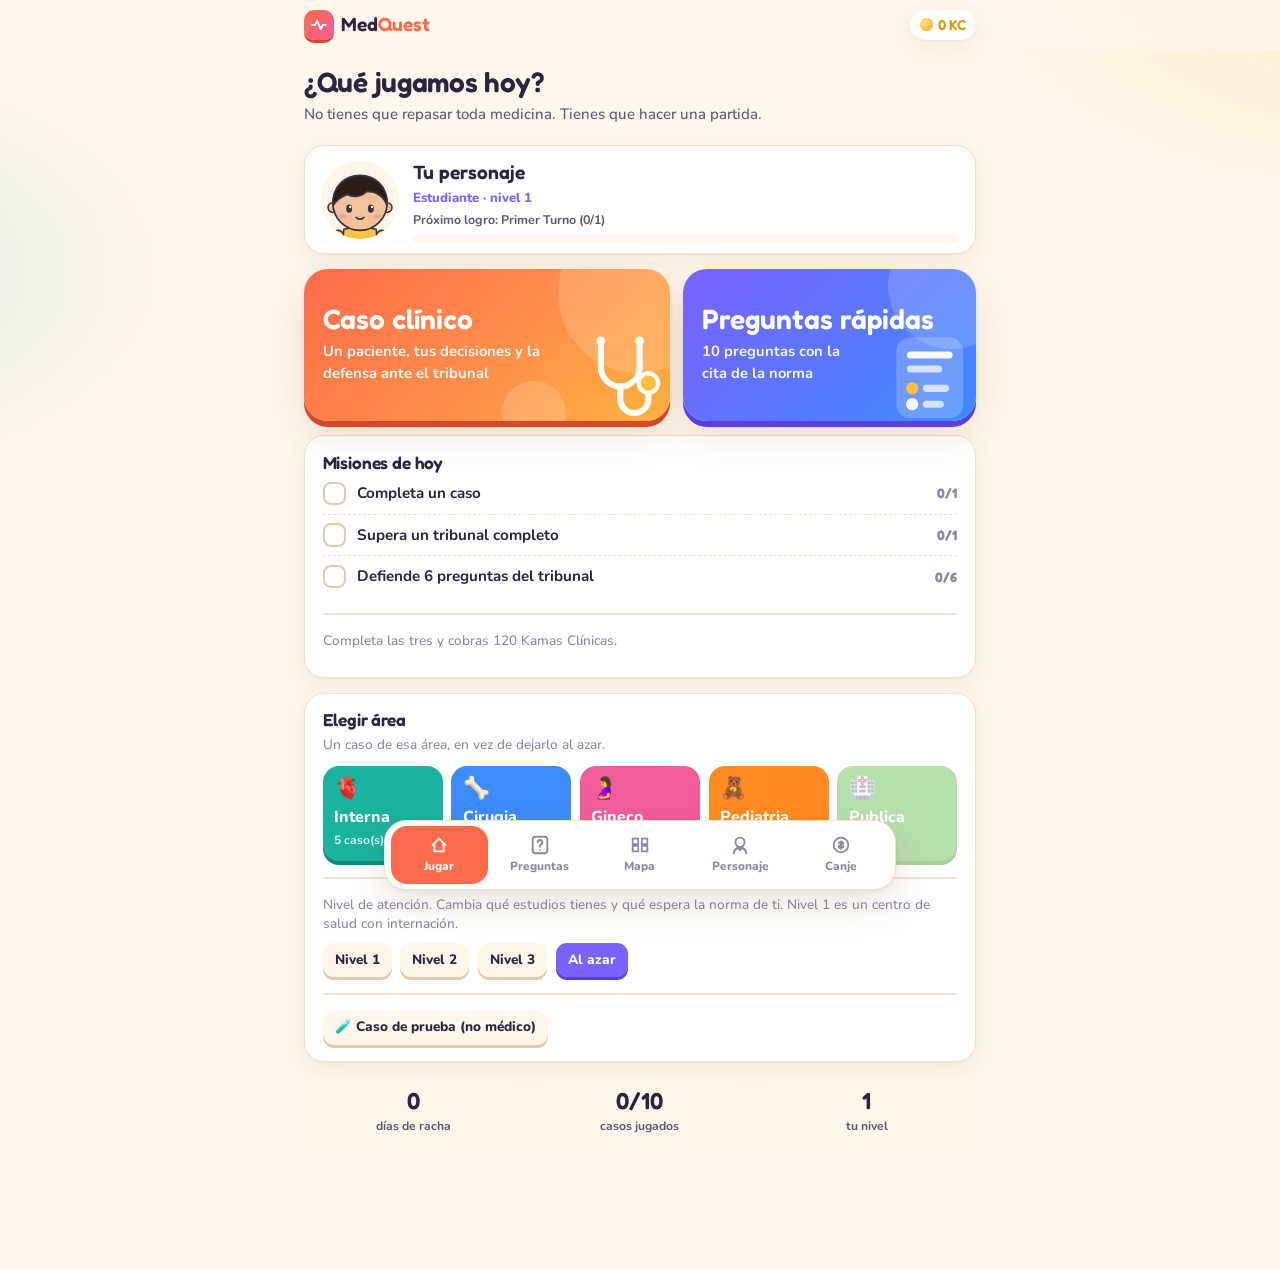
<file: index.html>
<!DOCTYPE html>
<html lang="es">
<head>
<meta charset="utf-8">
<meta name="viewport" content="width=device-width, initial-scale=1, viewport-fit=cover">
<title>MedQuest</title>
<meta name="description" content="Juego de decisiones clinicas para preparar el examen de grado de medicina en Bolivia. Herramienta educativa: no diagnostica ni sustituye el criterio medico.">
<meta name="theme-color" content="#FF6B4A">
<meta name="apple-mobile-web-app-capable" content="yes">
<meta name="apple-mobile-web-app-status-bar-style" content="default">
<meta name="apple-mobile-web-app-title" content="MedQuest">
<link rel="manifest" href="manifest.webmanifest">
<link rel="apple-touch-icon" href="icons/apple-touch-icon.png">
<link rel="icon" type="image/png" href="icons/icon-192.png">
<link rel="preconnect" href="https://fonts.googleapis.com">
<link rel="preconnect" href="https://fonts.gstatic.com" crossorigin>
<link href="https://fonts.googleapis.com/css2?family=Fredoka:wght@500;600&family=Nunito:wght@500;700;800;900&family=Source+Serif+4:opsz,wght@8..60,400;8..60,600&display=swap" rel="stylesheet">
<link rel="stylesheet" href="css/game.css">
</head>
<body>

<header class="top">
  <div class="top-in">
    <span class="marca"><span class="logo" aria-hidden="true"><svg viewBox="0 0 24 24" fill="none" stroke="#fff" stroke-width="2.4" stroke-linecap="round" stroke-linejoin="round"><path d="M3 12h4l2.5-6 5 12L17 12h4"/></svg></span><span>Med<em>Quest</em></span></span>
    <span class="mini" id="racha"></span>
    <span class="kc" id="kc">0 KC</span>
  </div>
</header>

<div class="reloj-band" id="reloj-band" style="display:none">
  <div class="reloj-in">
    <span class="et">Tiempo de la partida</span>
    <span class="reloj" id="reloj">30:00</span>
  </div>
</div>

<main class="wrap">
  <section class="pantalla on" id="p-inicio"></section>
  <section class="pantalla" id="p-partida"></section>
  <section class="pantalla" id="p-tribunal"></section>
  <section class="pantalla" id="p-resultado"></section>
  <section class="pantalla" id="p-perfil"></section>
  <section class="pantalla" id="p-tienda"></section>
  <section class="pantalla" id="p-preguntas"></section>
  <section class="pantalla" id="p-avatar"></section>
</main>

<nav class="tabs">
  <div class="tabs-in">
    <button data-ir="inicio" aria-current="page">
      <svg viewBox="0 0 24 24" fill="none" stroke="currentColor" stroke-width="2" stroke-linecap="round" stroke-linejoin="round"><path d="M5 12l7-7 7 7"/><path d="M7 11v8h10v-8"/></svg>
      Jugar</button>
    <button data-ir="preguntas">
      <svg viewBox="0 0 24 24" fill="none" stroke="currentColor" stroke-width="2" stroke-linecap="round" stroke-linejoin="round"><rect x="4" y="3" width="16" height="18" rx="3"/><path d="M9.5 9a2.5 2.5 0 1 1 3.5 2.3c-.6.3-1 .8-1 1.5V14"/><path d="M12 17.5h.01"/></svg>
      Preguntas</button>
    <button data-ir="perfil">
      <svg viewBox="0 0 24 24" fill="none" stroke="currentColor" stroke-width="2" stroke-linecap="round" stroke-linejoin="round"><path d="M4 5h6v6H4zM14 5h6v6h-6zM4 13h6v6H4zM14 13h6v6h-6z"/></svg>
      Mapa</button>
    <button data-ir="avatar">
      <svg viewBox="0 0 24 24" fill="none" stroke="currentColor" stroke-width="2" stroke-linecap="round" stroke-linejoin="round"><circle cx="12" cy="9" r="5"/><path d="M5 21c.8-3.6 3.6-6 7-6s6.2 2.4 7 6"/><path d="M9 14.5l3 3 3-3"/></svg>
      Personaje</button>
    <button data-ir="tienda">
      <svg viewBox="0 0 24 24" fill="none" stroke="currentColor" stroke-width="2" stroke-linecap="round" stroke-linejoin="round"><circle cx="12" cy="12" r="8"/><path d="M12 8v8M9.5 10.2c0-1 1.1-1.7 2.5-1.7s2.5.6 2.5 1.6c0 2.2-5 1.3-5 3.4 0 1 1.1 1.6 2.5 1.6s2.5-.7 2.5-1.7"/></svg>
      Canje</button>
  </div>
</nav>

<script type="module" src="js/app.js"></script>
</body>
</html>
</file>
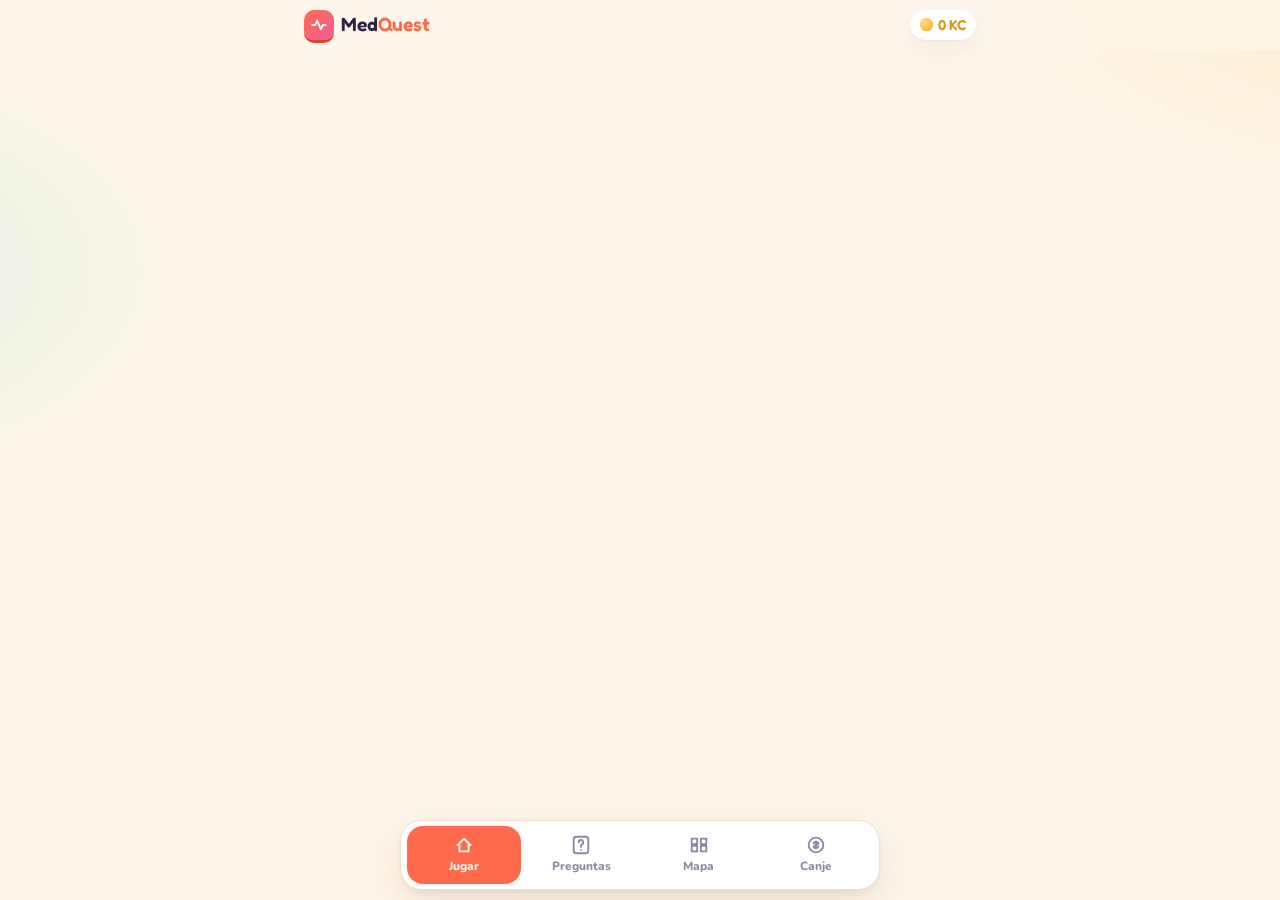
<file: medquest.html>
<!DOCTYPE html>
<html lang="es">
<head>
<meta charset="utf-8">
<meta name="viewport" content="width=device-width, initial-scale=1, viewport-fit=cover">
<title>MedQuest</title>
<meta name="description" content="Juego de decisiones clinicas para preparar el examen de grado de medicina en Bolivia. Herramienta educativa: no diagnostica ni sustituye el criterio medico.">
<meta name="theme-color" content="#FF6B4A">
<meta name="apple-mobile-web-app-capable" content="yes">
<meta name="apple-mobile-web-app-status-bar-style" content="default">
<meta name="apple-mobile-web-app-title" content="MedQuest">
<link rel="manifest" href="manifest.webmanifest">
<link rel="apple-touch-icon" href="icons/apple-touch-icon.png">
<link rel="icon" type="image/png" href="icons/icon-192.png">
<link rel="preconnect" href="https://fonts.googleapis.com">
<link rel="preconnect" href="https://fonts.gstatic.com" crossorigin>
<link href="https://fonts.googleapis.com/css2?family=Fredoka:wght@500;600&family=Nunito:wght@500;700;800;900&family=Source+Serif+4:opsz,wght@8..60,400;8..60,600&display=swap" rel="stylesheet">
<style>
/* =========================================================
   MedQuest — game.css
   Tres familias, cada una con su trabajo:
   Fredoka es la voz del juego (marca, titulos, cifras grandes).
   Nunito es la interfaz (botones, etiquetas, texto corrido).
   Source Serif es la medicina (vineta, hallazgos, preguntas del tribunal,
   citas de la norma). Cuando el texto se vuelve serif, se esta leyendo
   contenido clinico y no interfaz.
   ========================================================= */

:root {
  box-sizing: border-box;
  padding-top: env(safe-area-inset-top, 0px);
  padding-bottom: env(safe-area-inset-bottom, 0px);
  color-scheme: light;

  /* superficies */
  --fondo: #FFF7EC;
  --fondo-2: #FFEFD9;
  --panel: #FFFFFF;
  --panel-2: #FFF6EA;
  --borde: #F1E2CC;
  --borde-fuerte: #E2CBA8;
  --sombra: 0 1px 2px rgba(120, 72, 20, .06), 0 8px 24px rgba(120, 72, 20, .08);
  --sombra-fuerte: 0 2px 4px rgba(120, 72, 20, .08), 0 14px 36px rgba(120, 72, 20, .14);

  /* texto */
  --tinta: #2B2340;
  --tinta-2: #5E5675;
  --tinta-3: #8E86A3;

  /* acentos */
  --coral: #FF6B4A;   --coral-o: #D9472A;
  --sol: #FFC23D;     --sol-o: #D99A12;
  --menta: #19B39E;   --menta-o: #0E8C7B;
  --cielo: #3D8BFD;   --cielo-o: #2166D1;
  --uva: #7B61FF;     --uva-o: #5A40DB;
  --rosa: #F25C9A;    --rosa-o: #CC3B77;
  --oro: #F0A500;

  /* areas */
  --mi: var(--menta);  --mi-o: var(--menta-o);
  --cx: var(--cielo);  --cx-o: var(--cielo-o);
  --go: var(--rosa);   --go-o: var(--rosa-o);
  --pd: #FF8A1F;       --pd-o: #D96A05;
  --sp: #5DBB46;       --sp-o: #3F9A2A;
  --demo: #9A93AE;     --demo-o: #77708C;

  --bien: #2FB86A;  --bien-suave: #E3F7EA;
  --medio: #F0A500; --medio-suave: #FFF2D2;
  --mal: #F0524A;   --mal-suave: #FFE7E4;
  --neutro: #B7AFC8;

  --j: 'Fredoka', 'Nunito', ui-rounded, system-ui, sans-serif;
  --u: 'Nunito', ui-rounded, system-ui, sans-serif;
  --m: 'Source Serif 4', Georgia, serif;
  --radio: 20px;
}

@media (prefers-color-scheme: dark) {
  :root:not([data-theme="light"]) {
    color-scheme: dark;
    --fondo: #17132E; --fondo-2: #1E1940;
    --panel: #221C47; --panel-2: #2B2458;
    --borde: #372F6B; --borde-fuerte: #4A4188;
    --sombra: 0 1px 2px rgba(0,0,0,.25), 0 8px 24px rgba(0,0,0,.28);
    --sombra-fuerte: 0 2px 4px rgba(0,0,0,.3), 0 14px 36px rgba(0,0,0,.4);
    --tinta: #F4F1FF; --tinta-2: #C3BCE6; --tinta-3: #8F87B8;
    --bien-suave: #183D34; --medio-suave: #3D3217; --mal-suave: #452029;
    --neutro: #5B528F;
  }
}
:root[data-theme="dark"] {
  color-scheme: dark;
  --fondo: #17132E; --fondo-2: #1E1940;
  --panel: #221C47; --panel-2: #2B2458;
  --borde: #372F6B; --borde-fuerte: #4A4188;
  --sombra: 0 1px 2px rgba(0,0,0,.25), 0 8px 24px rgba(0,0,0,.28);
  --sombra-fuerte: 0 2px 4px rgba(0,0,0,.3), 0 14px 36px rgba(0,0,0,.4);
  --tinta: #F4F1FF; --tinta-2: #C3BCE6; --tinta-3: #8F87B8;
  --bien-suave: #183D34; --medio-suave: #3D3217; --mal-suave: #452029;
  --neutro: #5B528F;
}

*, *::before, *::after { box-sizing: inherit; }
html { -webkit-text-size-adjust: 100%; scroll-padding-top: env(safe-area-inset-top, 0px); }
body {
  margin: 0; color: var(--tinta);
  background:
    radial-gradient(40rem 22rem at 110% -5%, color-mix(in srgb, var(--sol) 22%, transparent), transparent 70%),
    radial-gradient(34rem 20rem at -15% 30%, color-mix(in srgb, var(--menta) 14%, transparent), transparent 70%),
    var(--fondo);
  background-attachment: fixed;
  font: 500 16px/1.5 var(--u);
  padding-bottom: 6.6rem;
}
h1, h2, h3 { margin: 0; font-family: var(--j); font-weight: 600; letter-spacing: -0.01em; line-height: 1.15; }
h1 { font-size: 1.75rem; }
h2 { font-size: 1.3rem; }
h3 { font-size: 1.08rem; }
p { margin: 0 0 .7em; }
button { font: inherit; color: inherit; cursor: pointer; -webkit-tap-highlight-color: transparent; }
button[disabled] { opacity: .45; cursor: not-allowed; }
:focus-visible { outline: 3px solid var(--uva); outline-offset: 2px; border-radius: 6px; }
@media (prefers-reduced-motion: reduce) { * { transition: none !important; animation: none !important; } }

.wrap { max-width: 44rem; margin: 0 auto; padding: 0 1rem; }
.clinico { font-family: var(--m); font-size: 1.04rem; line-height: 1.62; font-weight: 400; }

/* ---------- barra superior ---------- */
.top {
  position: sticky; top: env(safe-area-inset-top, 0px); z-index: 30;
  background: color-mix(in srgb, var(--fondo) 82%, transparent);
  backdrop-filter: blur(10px); -webkit-backdrop-filter: blur(10px);
}
.top-in { max-width: 44rem; margin: 0 auto; padding: .6rem 1rem; display: flex; align-items: center; gap: .6rem; }
.marca { display: flex; align-items: center; gap: .45rem; font-family: var(--j); font-weight: 600; font-size: 1.2rem; flex: 1 1 auto; }
.marca .logo { width: 30px; height: 30px; border-radius: 10px; display: grid; place-items: center;
  background: linear-gradient(135deg, var(--coral), var(--rosa)); box-shadow: 0 3px 0 var(--coral-o); }
.marca .logo svg { width: 18px; height: 18px; }
.marca em { font-style: normal; color: var(--coral); }
.kc, .mini { display: inline-flex; align-items: center; gap: .3rem; font-family: var(--j); font-weight: 600;
  font-size: .9rem; white-space: nowrap; padding: .28rem .65rem; border-radius: 999px; background: var(--panel); box-shadow: var(--sombra); }
.kc { color: var(--sol-o); }
.kc::before { content: ''; width: .8rem; height: .8rem; border-radius: 50%; background: radial-gradient(circle at 35% 35%, #FFE08A, var(--sol) 60%, var(--sol-o)); }
.mini { color: var(--coral-o); }
.mini:empty { display: none; }
.mini::before { content: '🔥'; font-size: .85rem; }

/* ---------- reloj de partida ---------- */
.reloj-band { background: var(--uva); color: #fff; }
.reloj-in { max-width: 44rem; margin: 0 auto; padding: .45rem 1rem; display: flex; align-items: baseline; gap: .8rem; }
.reloj-in .et { font-size: .82rem; opacity: .85; flex: 1; }
.reloj { font-family: var(--j); font-weight: 600; font-size: 1.3rem; font-variant-numeric: tabular-nums; }
.reloj.tarde { color: #FFE08A; }
.reloj.fuera { color: #FFB4AE; }

/* ---------- superficies ---------- */
.panel { background: var(--panel); border: 1px solid var(--borde); border-radius: var(--radio);
  padding: 1.05rem 1.1rem; margin: 0 0 .9rem; box-shadow: var(--sombra); }
.panel.zona { border-top: 6px solid var(--z, var(--borde-fuerte)); }
.hr { height: 2px; background: var(--borde); border: 0; margin: 1rem 0; border-radius: 2px; }
.sutil { color: var(--tinta-2); font-size: .94rem; }
.nota { color: var(--tinta-3); font-size: .85rem; line-height: 1.45; }
.encabezado { padding: 1rem 0 .6rem; }
.encabezado .sutil { margin-top: .3rem; }

.mi { --z: var(--mi); --zo: var(--mi-o); } .cx { --z: var(--cx); --zo: var(--cx-o); } .go { --z: var(--go); --zo: var(--go-o); }
.pd { --z: var(--pd); --zo: var(--pd-o); } .sp { --z: var(--sp); --zo: var(--sp-o); } .demo { --z: var(--demo); --zo: var(--demo-o); }

.pill { display: inline-flex; align-items: center; gap: .3rem; font-size: .76rem; font-weight: 800; letter-spacing: .01em;
  padding: .28rem .65rem; border-radius: 999px; color: #fff; background: var(--z, var(--demo)); }
.pill.gris { background: var(--panel-2); color: var(--tinta-2); border: 1px solid var(--borde); }
.pill.oro { background: var(--sol); color: #4A3200; }

/* ---------- botones ---------- */
.btn { border: 0; background: var(--panel-2); color: var(--tinta); border-radius: 14px;
  padding: .66rem 1rem; font-size: .95rem; font-weight: 800;
  box-shadow: 0 3px 0 var(--borde-fuerte); transition: transform .08s, box-shadow .08s; }
.btn:active:not([disabled]) { transform: translateY(3px); box-shadow: 0 0 0 var(--borde-fuerte); }
.btn.pri { background: var(--coral); color: #fff; box-shadow: 0 4px 0 var(--coral-o); }
.btn.pri:active:not([disabled]) { box-shadow: 0 0 0 var(--coral-o); transform: translateY(4px); }
.btn.verde { background: var(--menta); color: #fff; box-shadow: 0 4px 0 var(--menta-o); }
.btn.uva { background: var(--uva); color: #fff; box-shadow: 0 4px 0 var(--uva-o); }
.btn.sm { padding: .42rem .75rem; font-size: .85rem; border-radius: 11px; }
.btn.act { background: var(--uva); color: #fff; box-shadow: 0 3px 0 var(--uva-o); }
.btn.area { background: var(--z); color: #fff; box-shadow: 0 3px 0 var(--zo); }
.btn.ancho { width: 100%; }
.fila { display: flex; gap: .55rem; flex-wrap: wrap; }
.fila.fin { justify-content: flex-end; }

/* ---------- portada ---------- */
.heroes { display: grid; gap: .8rem; margin-bottom: .9rem; }
@media (min-width: 560px) { .heroes { grid-template-columns: 1.25fr 1fr; } }
.jugar, .hero {
  position: relative; overflow: hidden; display: block; width: 100%; text-align: left; border: 0; color: #fff;
  border-radius: 24px; padding: 1.25rem 1.2rem 1.3rem; min-height: 9.5rem;
  background: linear-gradient(135deg, var(--coral) 0%, #FF8F4A 55%, var(--sol) 120%);
  box-shadow: 0 6px 0 var(--coral-o), var(--sombra-fuerte); transition: transform .1s, box-shadow .1s;
}
.hero.azul { background: linear-gradient(135deg, var(--uva) 0%, var(--cielo) 100%); box-shadow: 0 6px 0 var(--uva-o), var(--sombra-fuerte); }
.jugar:active, .hero:active { transform: translateY(5px); box-shadow: 0 1px 0 var(--coral-o); }
.hero.azul:active { box-shadow: 0 1px 0 var(--uva-o); }
.jugar .k, .hero .k { position: relative; display: block; font-family: var(--j); font-size: 1.75rem; font-weight: 600; line-height: 1.05; }
.jugar .v, .hero .v { position: relative; display: block; font-size: .92rem; font-weight: 700; opacity: .95; margin-top: .35rem; max-width: min(17rem, calc(100% - 6.2rem)); }
.jugar .deco, .hero .deco { position: absolute; right: -.4rem; bottom: -.6rem; width: 6.6rem; height: 6.6rem; opacity: .95; pointer-events: none; }
.jugar .burbuja, .hero .burbuja { position: absolute; border-radius: 50%; background: rgba(255,255,255,.16); pointer-events: none; }

.grid-areas { display: grid; grid-template-columns: repeat(auto-fill, minmax(7.2rem, 1fr)); gap: .55rem; }
.area-btn { border: 0; border-radius: 16px; padding: .75rem .7rem; text-align: left; color: #fff; font-weight: 800;
  background: var(--z); box-shadow: 0 4px 0 var(--zo); transition: transform .08s, box-shadow .08s; }
.area-btn:active { transform: translateY(4px); box-shadow: 0 0 0 var(--zo); }
.area-btn .ico { display: block; font-size: 1.35rem; line-height: 1; margin-bottom: .35rem; }
.area-btn small { display: block; font-weight: 700; opacity: .85; font-size: .75rem; margin-top: .1rem; }

.stats { display: grid; grid-template-columns: repeat(3, 1fr); gap: .55rem; }
.stat { background: var(--panel-2); border-radius: 16px; padding: .7rem .6rem; text-align: center; }
.stat b { display: block; font-family: var(--j); font-size: 1.45rem; font-weight: 600; line-height: 1.1; }
.stat span { font-size: .76rem; color: var(--tinta-2); font-weight: 700; }

/* ---------- formularios ---------- */
textarea, input[type=text] {
  width: 100%; font: 600 .98rem/1.5 var(--u); color: var(--tinta);
  background: var(--panel-2); border: 2px solid var(--borde); border-radius: 14px;
  padding: .7rem .8rem; resize: vertical; transition: border-color .15s;
}
textarea:focus, input[type=text]:focus { border-color: var(--uva); outline: none; }
textarea { min-height: 5.5rem; }
label.campo { display: block; font-size: .9rem; font-weight: 800; color: var(--tinta-2); margin: 0 0 .4rem; }

/* ---------- chips ---------- */
.chips { display: flex; flex-wrap: wrap; gap: .45rem; margin: .6rem 0 0; }
.chip { display: inline-flex; align-items: center; gap: .4rem; font-size: .88rem; font-weight: 700;
  background: color-mix(in srgb, var(--uva) 14%, var(--panel)); color: var(--tinta);
  border-radius: 999px; padding: .34rem .5rem .34rem .8rem; }
.chip button { background: none; border: 0; color: var(--tinta-3); font-size: 1.05rem; line-height: 1; padding: 0 .15rem; }

/* ---------- listas de hallazgos ---------- */
.hallazgos { list-style: none; margin: .6rem 0 0; padding: 0; }
.hallazgos li { font-family: var(--m); font-weight: 400; font-size: 1.02rem; line-height: 1.55;
  padding: .6rem .1rem .6rem 1.4rem; border-top: 1px dashed var(--borde); position: relative; }
.hallazgos li::before { content: ''; position: absolute; left: .2rem; top: 1.05rem; width: .5rem; height: .5rem; border-radius: 50%; background: var(--z, var(--uva)); }
.hallazgos li:first-child { border-top: 0; }

.sv { width: 100%; border-collapse: separate; border-spacing: 0 .3rem; margin-top: .6rem; font-size: .92rem; }
.sv td { padding: .45rem .7rem; background: var(--panel-2); }
.sv td:first-child { color: var(--tinta-2); border-radius: 10px 0 0 10px; font-weight: 700; }
.sv td:last-child { text-align: right; font-family: var(--j); font-weight: 600; font-variant-numeric: tabular-nums; border-radius: 0 10px 10px 0; }

/* ---------- estudios ---------- */
.estudio { width: 100%; text-align: left; background: var(--panel-2); border: 2px solid var(--borde);
  border-radius: 14px; padding: .65rem .8rem; margin-bottom: .45rem; display: flex; gap: .6rem; align-items: center; font-weight: 700;
  box-shadow: 0 3px 0 var(--borde); transition: transform .08s, box-shadow .08s; }
.estudio:active:not([disabled]) { transform: translateY(3px); box-shadow: none; }
.estudio .nm { flex: 1; font-size: .94rem; }
.estudio.pedido { opacity: 1; border-color: var(--menta); box-shadow: none; }
.estudio .lv { font-size: .72rem; font-weight: 800; color: var(--coral-o); background: var(--mal-suave); border-radius: 999px; padding: .15rem .5rem; }
.resultado { font-family: var(--m); font-weight: 400; font-size: 1rem; line-height: 1.55; color: var(--tinta);
  background: var(--bien-suave); border-radius: 12px; padding: .6rem .8rem; margin: .1rem 0 .7rem; }
.resultado.vacio { background: var(--medio-suave); color: var(--tinta-2); }

/* ---------- tribunal ---------- */
.tribunal { position: relative; overflow: hidden; color: #fff; border-radius: 24px; padding: 1.3rem 1.2rem 1.4rem; margin-bottom: .9rem;
  background: linear-gradient(145deg, #3A2A8C 0%, var(--uva) 70%, var(--rosa) 140%); box-shadow: var(--sombra-fuerte); }
.tribunal .q { position: relative; font-family: var(--m); font-weight: 400; font-size: 1.28rem; line-height: 1.4; margin: .6rem 0 0; }
.tribunal .cuenta { position: relative; display: inline-block; font-size: .76rem; font-weight: 800; letter-spacing: .05em; text-transform: uppercase;
  background: rgba(255,255,255,.18); padding: .22rem .6rem; border-radius: 999px; }
.tribunal .jueces { position: absolute; right: .8rem; top: .7rem; font-size: 1.4rem; opacity: .9; letter-spacing: .1rem; }
.explica { background: color-mix(in srgb, var(--uva) 10%, var(--panel)); border: 2px dashed color-mix(in srgb, var(--uva) 45%, transparent); }
.pasos { margin: .5rem 0 0; padding: 0; list-style: none; counter-reset: p; }
.pasos li { position: relative; padding: .35rem 0 .35rem 2.1rem; font-size: .93rem; }
.pasos li::before { counter-increment: p; content: counter(p); position: absolute; left: 0; top: .3rem; width: 1.5rem; height: 1.5rem; border-radius: 50%;
  display: grid; place-items: center; font-family: var(--j); font-size: .85rem; color: #fff; background: var(--uva); }
.esperado { list-style: none; margin: .5rem 0 0; padding: 0; }
.esperado li { font-family: var(--m); font-weight: 400; font-size: 1rem; padding: .4rem .2rem .4rem 1.7rem; position: relative; color: var(--tinta); }
.esperado li::before { content: '✓'; position: absolute; left: .2rem; top: .38rem; width: 1.1rem; height: 1.1rem; border-radius: 50%;
  display: grid; place-items: center; font-size: .7rem; font-weight: 900; color: #fff; background: var(--menta); }
.tu-respuesta { font-family: var(--m); font-weight: 400; background: var(--panel-2); border-radius: 12px; padding: .6rem .8rem; white-space: pre-wrap; }
.autoeval { display: grid; grid-template-columns: repeat(3, 1fr); gap: .5rem; }
.autoeval .btn { padding: .7rem .4rem; }
.autoeval [data-ev="completa"] { background: var(--bien); color: #fff; box-shadow: 0 4px 0 #1E8A4D; }
.autoeval [data-ev="parcial"] { background: var(--sol); color: #4A3200; box-shadow: 0 4px 0 var(--sol-o); }
.autoeval [data-ev="no_supe"] { background: var(--mal); color: #fff; box-shadow: 0 4px 0 #C0342D; }

/* ---------- banco de preguntas ---------- */
.progreso { display: flex; gap: .3rem; margin: .2rem 0 .9rem; }
.progreso i { flex: 1; height: 8px; border-radius: 4px; background: var(--borde); }
.progreso i.ok { background: var(--bien); } .progreso i.no { background: var(--mal); } .progreso i.ahora { background: var(--uva); }
.pregunta { position: relative; overflow: hidden; border-radius: 24px; padding: 1.2rem 1.15rem 1.3rem; margin-bottom: .9rem; color: #fff;
  background: linear-gradient(145deg, var(--z, var(--uva)) 0%, var(--zo, var(--uva-o)) 100%); box-shadow: var(--sombra-fuerte); }
.pregunta .tema { font-size: .78rem; font-weight: 800; letter-spacing: .04em; text-transform: uppercase; opacity: .9; }
.pregunta .enunciado { font-family: var(--m); font-weight: 400; font-size: 1.22rem; line-height: 1.42; margin: .45rem 0 0; }
.opciones { display: grid; gap: .6rem; margin-bottom: .9rem; }
.opcion { display: flex; align-items: center; gap: .75rem; width: 100%; text-align: left; border: 2px solid var(--borde);
  background: var(--panel); border-radius: 18px; padding: .8rem .9rem; font-weight: 700; font-size: .98rem; line-height: 1.35;
  box-shadow: 0 4px 0 var(--borde); transition: transform .08s, box-shadow .08s, background .15s, border-color .15s; }
.opcion:active:not([disabled]) { transform: translateY(4px); box-shadow: none; }
.opcion .letra { flex: 0 0 auto; width: 2rem; height: 2rem; border-radius: 10px; display: grid; place-items: center;
  font-family: var(--j); font-weight: 600; background: var(--panel-2); color: var(--tinta-2); border: 2px solid var(--borde); }
.opcion[disabled] { cursor: default; opacity: 1; }
.opcion.correcta { background: var(--bien-suave); border-color: var(--bien); box-shadow: 0 4px 0 var(--bien); }
.opcion.correcta .letra { background: var(--bien); border-color: var(--bien); color: #fff; }
.opcion.incorrecta { background: var(--mal-suave); border-color: var(--mal); box-shadow: 0 4px 0 var(--mal); animation: sacudir .35s; }
.opcion.incorrecta .letra { background: var(--mal); border-color: var(--mal); color: #fff; }
.opcion.apagada { opacity: .55; box-shadow: none; }
.veredicto { border-radius: 20px; padding: 1rem 1.05rem; margin-bottom: .9rem; animation: aparecer .25s ease-out; }
.veredicto.bien { background: var(--bien-suave); border: 2px solid var(--bien); }
.veredicto.mal { background: var(--mal-suave); border: 2px solid var(--mal); }
.veredicto h3 { display: flex; align-items: center; gap: .5rem; font-size: 1.25rem; }
.veredicto.bien h3 { color: var(--bien); } .veredicto.mal h3 { color: var(--mal); }
.veredicto p { margin: .45rem 0 0; }
.cita { font-family: var(--m); font-weight: 400; font-size: .98rem; line-height: 1.5; margin: .7rem 0 0; padding: .7rem .85rem;
  background: var(--panel); border-radius: 12px; border-left: 5px solid var(--sol); }
.cita .de { display: block; font-family: var(--u); font-size: .78rem; font-weight: 800; color: var(--tinta-3); margin-top: .4rem; }
.cita a { color: var(--cielo-o); }
.chispas { position: absolute; inset: 0; pointer-events: none; }
.chispas span { position: absolute; font-size: 1.1rem; animation: chispa .9s ease-out forwards; }

@keyframes sacudir { 0%, 100% { transform: translateX(0); } 25% { transform: translateX(-6px); } 50% { transform: translateX(5px); } 75% { transform: translateX(-3px); } }
@keyframes aparecer { from { opacity: 0; transform: translateY(8px) scale(.98); } to { opacity: 1; transform: none; } }
@keyframes chispa { from { opacity: 1; transform: translate(0,0) scale(.6); } to { opacity: 0; transform: translate(var(--dx), var(--dy)) scale(1.2); } }
@keyframes latido { 0%, 100% { transform: scale(1); } 50% { transform: scale(1.06); } }

/* ---------- resultados ---------- */
.puntaje { display: flex; align-items: center; gap: 1.1rem; }
.anillo { --p: 0; --c: var(--mal); flex: 0 0 auto; width: 7.2rem; height: 7.2rem; border-radius: 50%; display: grid; place-items: center;
  background: conic-gradient(var(--c) calc(var(--p) * 1%), var(--panel-2) 0); animation: latido .9s ease-out 1; }
.anillo > div { width: 5.6rem; height: 5.6rem; border-radius: 50%; background: var(--panel); display: grid; place-items: center; text-align: center; }
.anillo b { font-family: var(--j); font-size: 2.1rem; font-weight: 600; line-height: 1; }
.anillo small { display: block; font-size: .72rem; color: var(--tinta-3); font-weight: 800; }
.anillo.b { --c: var(--bien); } .anillo.m { --c: var(--sol); } .anillo.x { --c: var(--mal); }
.mensaje { font-family: var(--j); font-size: 1.2rem; font-weight: 600; line-height: 1.25; }
.global { font-family: var(--j); font-size: 3rem; font-weight: 600; font-variant-numeric: tabular-nums; line-height: 1; }
.dim { margin: .75rem 0 0; }
.dim .cab { display: flex; justify-content: space-between; align-items: baseline; font-size: .9rem; font-weight: 800; }
.dim .cab b { font-family: var(--j); font-variant-numeric: tabular-nums; font-weight: 600; }
.barra { height: 12px; border-radius: 6px; background: var(--panel-2); overflow: hidden; margin-top: .3rem; }
.barra > i { display: block; height: 100%; border-radius: 6px; background: var(--neutro); transition: width .6s ease-out; }
.barra > i.b { background: linear-gradient(90deg, #52D38A, var(--bien)); }
.barra > i.m { background: linear-gradient(90deg, #FFD46B, var(--sol)); }
.barra > i.x { background: linear-gradient(90deg, #FF8A82, var(--mal)); }

.repaso { list-style: none; margin: .6rem 0 0; padding: 0; }
.repaso li { padding: .75rem .85rem; margin-top: .5rem; border-radius: 14px; background: var(--panel-2); }
.repaso .en { font-family: var(--m); font-weight: 400; font-size: 1rem; line-height: 1.5; }
.repaso .pq { font-size: .84rem; color: var(--tinta-2); margin-top: .35rem; font-weight: 700; }
.repaso .fu { font-size: .78rem; color: var(--tinta-3); margin-top: .25rem; font-weight: 700; }

details { border-top: 2px solid var(--borde); padding: .7rem 0; }
details > summary { cursor: pointer; font-size: .95rem; font-weight: 800; list-style: none; }
details > summary::-webkit-details-marker { display: none; }
details > summary::before { content: '+'; display: inline-grid; place-items: center; width: 1.3rem; height: 1.3rem; margin-right: .45rem;
  border-radius: 7px; background: var(--panel-2); color: var(--uva); font-weight: 900; }
details[open] > summary::before { content: '–'; }
details .cuerpo { padding-top: .5rem; color: var(--tinta-2); font-size: .93rem; }
details .cuerpo ul { margin: .2rem 0 .5rem; padding-left: 1.15rem; }
details .cuerpo li { margin: .22rem 0; }

.ganancia { display: flex; justify-content: space-between; font-size: .92rem; font-weight: 700; padding: .4rem 0; border-top: 1px dashed var(--borde); }
.ganancia:first-of-type { border-top: 0; }
.ganancia b { font-family: var(--j); color: var(--sol-o); font-variant-numeric: tabular-nums; }

/* ---------- misiones ---------- */
.mision { display: flex; gap: .7rem; align-items: center; padding: .55rem 0; border-top: 1px dashed var(--borde); font-size: .95rem; font-weight: 700; }
.mision:first-of-type { border-top: 0; }
.caja { width: 1.45rem; height: 1.45rem; border: 2.5px solid var(--borde-fuerte); border-radius: 8px; flex: 0 0 auto; position: relative; }
.caja.ok { border-color: var(--bien); background: var(--bien); }
.caja.ok::after { content: '✓'; position: absolute; inset: 0; display: grid; place-items: center; font-size: .85rem; color: #fff; font-weight: 900; }
.mision .pr { font-family: var(--j); font-size: .85rem; color: var(--tinta-3); font-variant-numeric: tabular-nums; }

/* ---------- mapa de areas ---------- */
.areaf { display: flex; align-items: center; gap: .6rem; padding: .7rem 0 .3rem; }
.areaf .nm { flex: 1; font-size: .94rem; font-weight: 700; }
.areaf .n { font-family: var(--j); font-size: .95rem; color: var(--tinta-2); font-variant-numeric: tabular-nums; }

/* ---------- tienda ---------- */
.premio { display: flex; align-items: center; gap: .6rem; padding: .65rem 0; border-top: 1px dashed var(--borde); }
.premio:first-of-type { border-top: 0; }
.premio .nm { flex: 1; font-size: .96rem; font-weight: 700; }
.premio .co { font-family: var(--j); font-weight: 600; color: var(--sol-o); font-variant-numeric: tabular-nums; font-size: .95rem; }

/* ---------- navegacion ---------- */
nav.tabs { position: fixed; left: .7rem; right: .7rem; bottom: calc(.6rem + env(safe-area-inset-bottom, 0px)); z-index: 40; }
.tabs-in { max-width: 30rem; margin: 0 auto; display: grid; grid-template-columns: repeat(4, 1fr); gap: .2rem;
  background: var(--panel); border: 1px solid var(--borde); border-radius: 22px; padding: .35rem; box-shadow: var(--sombra-fuerte); }
nav.tabs button { background: none; border: 0; border-radius: 16px; padding: .45rem .2rem .5rem; font-size: .74rem; font-weight: 800;
  color: var(--tinta-3); display: flex; flex-direction: column; align-items: center; gap: .15rem; transition: background .15s, color .15s; }
nav.tabs button svg { width: 22px; height: 22px; }
nav.tabs button[aria-current="page"] { color: #fff; background: var(--coral); }

.pantalla { display: none; }
.pantalla.on { display: block; animation: aparecer .22s ease-out; }
.vacio { color: var(--tinta-3); font-size: .93rem; }
.scroll { overflow-x: auto; }
.aviso { border: 2px solid var(--sol); background: var(--medio-suave); border-radius: 14px; padding: .65rem .8rem; font-size: .88rem; color: var(--tinta-2); margin-bottom: .7rem; }

</style>
</head>
<body>

<header class="top">
  <div class="top-in">
    <span class="marca"><span class="logo" aria-hidden="true"><svg viewBox="0 0 24 24" fill="none" stroke="#fff" stroke-width="2.4" stroke-linecap="round" stroke-linejoin="round"><path d="M3 12h4l2.5-6 5 12L17 12h4"/></svg></span><span>Med<em>Quest</em></span></span>
    <span class="mini" id="racha"></span>
    <span class="kc" id="kc">0 KC</span>
  </div>
</header>

<div class="reloj-band" id="reloj-band" style="display:none">
  <div class="reloj-in">
    <span class="et">Tiempo de la partida</span>
    <span class="reloj" id="reloj">30:00</span>
  </div>
</div>

<main class="wrap">
  <section class="pantalla on" id="p-inicio"></section>
  <section class="pantalla" id="p-partida"></section>
  <section class="pantalla" id="p-tribunal"></section>
  <section class="pantalla" id="p-resultado"></section>
  <section class="pantalla" id="p-perfil"></section>
  <section class="pantalla" id="p-tienda"></section>
  <section class="pantalla" id="p-preguntas"></section>
</main>

<nav class="tabs">
  <div class="tabs-in">
    <button data-ir="inicio" aria-current="page">
      <svg viewBox="0 0 24 24" fill="none" stroke="currentColor" stroke-width="2" stroke-linecap="round" stroke-linejoin="round"><path d="M5 12l7-7 7 7"/><path d="M7 11v8h10v-8"/></svg>
      Jugar</button>
    <button data-ir="preguntas">
      <svg viewBox="0 0 24 24" fill="none" stroke="currentColor" stroke-width="2" stroke-linecap="round" stroke-linejoin="round"><rect x="4" y="3" width="16" height="18" rx="3"/><path d="M9.5 9a2.5 2.5 0 1 1 3.5 2.3c-.6.3-1 .8-1 1.5V14"/><path d="M12 17.5h.01"/></svg>
      Preguntas</button>
    <button data-ir="perfil">
      <svg viewBox="0 0 24 24" fill="none" stroke="currentColor" stroke-width="2" stroke-linecap="round" stroke-linejoin="round"><path d="M4 5h6v6H4zM14 5h6v6h-6zM4 13h6v6H4zM14 13h6v6h-6z"/></svg>
      Mapa</button>
    <button data-ir="tienda">
      <svg viewBox="0 0 24 24" fill="none" stroke="currentColor" stroke-width="2" stroke-linecap="round" stroke-linejoin="round"><circle cx="12" cy="12" r="8"/><path d="M12 8v8M9.5 10.2c0-1 1.1-1.7 2.5-1.7s2.5.6 2.5 1.6c0 2.2-5 1.3-5 3.4 0 1 1.1 1.6 2.5 1.6s2.5-.7 2.5-1.7"/></svg>
      Canje</button>
  </div>
</nav>

<script>window.MEDQUEST_CASOS = [{"id":"DEMO-001","titulo":"La fragua apagada","area":"DEMO","subarea":"Caso de prueba del motor","dificultad":1,"estado":"VALIDADO","tipo":"prueba","nivelesDisponibles":[1],"tiempoSugeridoSeg":420,"notaDeAutoria":"CONTENIDO DE PRUEBA, NO MEDICO. Existe unicamente para validar el ciclo del motor: descubrimiento, registro de decisiones, cierre, tribunal y evaluacion. No contiene ni debe contener informacion clinica.","presentacionInicial":{"texto":"El herrero del pueblo te manda llamar. Su fragua ya no alcanza temperatura: el hierro se pone rojo pero nunca llega al naranja, y desde hace cuatro dias no puede terminar un solo trabajo. El carbon esta encendido y la chimenea tira humo con normalidad.","signosVitales":{"Temperatura maxima alcanzada":"aprox. 750 grados (antes llegaba a 1200)","Tiempo de calentamiento":"45 minutos (antes 12)","Consumo de carbon":"el doble que antes","Tiro de chimenea":"normal"},"contexto":"Taller de herreria, aldea de montana. Te llaman a domicilio y no tienes taller propio ni instrumentos de precision."},"descubrimiento":{"anamnesis":{"etiqueta":"Preguntar al herrero","exigeDeclaracionPrevia":true,"items":[{"clave":"inicio","texto":"Empezo de golpe, un lunes en la manana. El viernes anterior la fragua funcionaba perfecto."},{"clave":"cambios","texto":"Ese fin de semana su sobrino limpio el taller entero y movio cosas de lugar.","critico":true},{"clave":"carbon","texto":"El carbon es del mismo proveedor de siempre, del mismo saco que venia usando antes de la falla."},{"clave":"ruido","texto":"Dice que el fuelle ahora hace un silbido que antes no hacia, sobre todo al empujar.","critico":true},{"clave":"intentos","texto":"Ya probo mas carbon, carbon nuevo, y limpiar la chimenea. Nada cambio."},{"clave":"clima","texto":"No hubo lluvia ni humedad fuera de lo normal esa semana."}]},"examenFisico":{"etiqueta":"Inspeccionar la fragua","exigeDeclaracionPrevia":true,"items":[{"clave":"lecho","texto":"El lecho de carbon esta bien armado y encendido de forma homogenea."},{"clave":"tobera","texto":"La tobera de entrada de aire esta limpia y despejada."},{"clave":"fuelle_ext","texto":"El fuelle se mueve con recorrido completo y sin resistencia anormal."},{"clave":"fuelle_valv","texto":"En la valvula de admision del fuelle hay una grieta de unos tres centimetros en el cuero, por donde se siente salir aire al empujar.","critico":true},{"clave":"chimenea","texto":"La chimenea esta limpia y el humo sube recto."},{"clave":"estructura","texto":"La estructura de ladrillo esta intacta, sin fisuras ni perdidas de calor visibles."}]},"otrosEstudios":{"etiqueta":"Mediciones","items":[{"clave":"flujo_tobera","nombre":"Medir el flujo de aire en la tobera","resultado":"Flujo muy por debajo de lo esperado para el recorrido del fuelle.","nivelMinimo":1},{"clave":"flujo_fuelle","nombre":"Medir el flujo de aire a la salida del fuelle","resultado":"Tambien bajo, y con fuga audible en la admision. La perdida esta en el fuelle, no en el conducto.","nivelMinimo":1},{"clave":"calidad_carbon","nombre":"Probar el carbon en un brasero aparte","resultado":"El carbon alcanza temperatura normal fuera de la fragua.","nivelMinimo":1},{"clave":"temp_lecho","nombre":"Medir temperatura del lecho con pirometro","resultado":"750 grados como maximo, estable, sin picos.","nivelMinimo":1}]}},"estudiosPlausiblesNoIncluidos":[{"nombre":"Analisis quimico del carbon en laboratorio","preguntaTribunal":"Pidio un analisis quimico del carbon. Ya habia probado el carbon en un brasero aparte con resultado normal. Justifique para que pidio el analisis.","comentarioFuente":"El caso de prueba no contempla este estudio."},{"nombre":"Desarmar la estructura de ladrillo de la fragua","preguntaTribunal":"Propuso desarmar la fragua. Explique que hallazgo esperaba y por que no le alcanzaba la inspeccion externa.","comentarioFuente":"El caso de prueba no contempla este estudio."}],"rubrica":{"diagnosticosEsperados":[{"clave":"dx_fuelle","texto":"Fuga de aire por grieta en la valvula de admision del fuelle, con caida del flujo hacia la tobera","valoracion":"ESPERADO","fuente":0,"sinonimos":["fuelle","valvula","fuga de aire","grieta en el cuero","fuga en el fuelle"],"conceptoLigado":"c_flujo"}],"diagnosticosDiferenciales":[{"clave":"dd_carbon","texto":"Carbon de mala calidad o humedo","valoracion":"ESPERADO","fuente":0,"sinonimos":["carbon","combustible"]},{"clave":"dd_tobera","texto":"Obstruccion de la tobera o del conducto de aire","valoracion":"ESPERADO","fuente":0,"sinonimos":["tobera","obstruccion","conducto"]},{"clave":"dd_chimenea","texto":"Tiro de chimenea deficiente","valoracion":"ACEPTABLE","fuente":0,"sinonimos":["chimenea","tiro"]},{"clave":"dd_perdida","texto":"Perdida de calor por dano de la estructura","valoracion":"ACEPTABLE","fuente":0,"sinonimos":["estructura","ladrillo","perdida de calor"]},{"clave":"dd_lecho","texto":"Lecho de carbon mal armado","valoracion":"OPCIONAL","fuente":0,"sinonimos":["lecho"]}],"estudios":[{"clave":"flujo_fuelle","texto":"Medir el flujo a la salida del fuelle: localiza la perdida","valoracion":"ESPERADO","fuente":0},{"clave":"flujo_tobera","texto":"Medir el flujo en la tobera: confirma que el aire que llega es insuficiente","valoracion":"ESPERADO","fuente":0},{"clave":"calidad_carbon","texto":"Probar el carbon aparte: descarta el diferencial mas barato","valoracion":"ACEPTABLE","fuente":0},{"clave":"temp_lecho","texto":"Medir temperatura del lecho: cuantifica el problema pero no lo localiza","valoracion":"OPCIONAL","fuente":0}],"conductas":[{"clave":"cx_reparar","texto":"Reparar o reemplazar el cuero de la valvula de admision del fuelle","valoracion":"ESPERADO","fuente":0,"nivel":[1],"sinonimos":["reparar el fuelle","cambiar el cuero","parchar la valvula","reemplazar el fuelle"]},{"clave":"cx_verificar","texto":"Verificar despues de la reparacion que la temperatura vuelve al rango previo","valoracion":"ESPERADO","fuente":0,"nivel":[1],"sinonimos":["verificar","comprobar","volver a medir"]},{"clave":"cx_revisar_resto","texto":"Revisar el resto del fuelle por si la limpieza del sobrino dejo otros danos","valoracion":"ACEPTABLE","fuente":0,"nivel":[1],"sinonimos":["revisar el resto","buscar otros danos"]},{"clave":"cx_carbon","texto":"Cambiar el carbon","valoracion":"NO_CONTEMPLADO_POR_LA_FUENTE","fuente":0,"nivel":[1],"sinonimos":["cambiar el carbon","comprar otro carbon"]}],"informacionCritica":[{"clave":"ruido","texto":"El silbido nuevo del fuelle al empujar","valoracion":"ESPERADO","fuente":0},{"clave":"fuelle_valv","texto":"La grieta en la valvula de admision del fuelle","valoracion":"ESPERADO","fuente":0},{"clave":"cambios","texto":"La limpieza del taller el fin de semana previo al inicio de la falla","valoracion":"ESPERADO","fuente":0}],"conceptosClave":[{"id":"c_flujo","enunciado":"Cuando la salida final falla, hay que medir a lo largo de la cadena y no solo al final: el punto donde el valor cae es el punto de la falla.","fuente":0},{"id":"c_cronologia","enunciado":"Una falla de inicio brusco suele tener una causa mecanica reciente. Preguntar que cambio justo antes es mas rentable que ampliar los estudios.","fuente":0},{"id":"c_barato","enunciado":"Descartar primero el diferencial mas barato de descartar deja el terreno limpio para lo demas.","fuente":0}]},"tribunal":[{"id":"t1","pregunta":"Diga cual es su diagnostico principal y cuales son los datos concretos del caso que lo sostienen.","disparador":{"tipo":"siempre"},"loQueSeEsperaOir":["La fuga en la valvula del fuelle","El silbido nuevo al empujar","La grieta visible en el cuero","El flujo bajo medido a la salida del fuelle"],"conceptoLigado":"c_flujo","fuente":0},{"id":"t2","pregunta":"Midio el flujo en la tobera. Que estaba intentando confirmar o descartar con esa medicion?","disparador":{"tipo":"siPidio","clave":"flujo_tobera"},"loQueSeEsperaOir":["Que el aire que llega al lecho es insuficiente","Que el problema esta en el aire y no en el combustible"],"conceptoLigado":"c_flujo","fuente":0},{"id":"t3","pregunta":"No midio el flujo a la salida del fuelle. Considera que era necesario? Justifique.","disparador":{"tipo":"siNoPidio","clave":"flujo_fuelle"},"loQueSeEsperaOir":["Es la medicion que localiza la perdida","Sin ella no se distingue fuga del fuelle de obstruccion del conducto"],"conceptoLigado":"c_flujo","fuente":0},{"id":"t4","pregunta":"Propuso cambiar el carbon. El caso no contempla esa conducta como resolutiva. Justifique su decision.","disparador":{"tipo":"siConducta","clave":"cx_carbon"},"loQueSeEsperaOir":["Reconocer que el carbon ya se habia probado aparte con resultado normal"],"conceptoLigado":"c_barato","fuente":0},{"id":"t5","pregunta":"No pregunto que cambio en el taller antes de que empezara la falla. Que valor tenia ese dato?","disparador":{"tipo":"siOmitioInfo","clave":"cambios"},"loQueSeEsperaOir":["La limpieza del fin de semana explica el inicio brusco","Orienta a una causa mecanica reciente"],"conceptoLigado":"c_cronologia","fuente":0},{"id":"t6","pregunta":"No tiene repuesto de cuero y el proveedor esta a dos dias de camino. Que hace hoy y que le indica al herrero mientras tanto?","disparador":{"tipo":"siempre"},"loQueSeEsperaOir":["Una reparacion provisional de la fuga","Advertir que es temporal y que hay que reemplazar la pieza","Verificar el resultado antes de irse"],"conceptoLigado":"c_flujo","fuente":0}],"fuentes":[{"institucion":"MedQuest","documento":"Caso de prueba interno. No es contenido medico y no proviene de bibliografia clinica.","anio":"2026","capitulo":"Validacion del motor","consultado":"2026-09-21"}]},{"id":"MI-003","titulo":"Crisis asmatica en mujer de 26 anos","area":"MI","subarea":"Asma bronquial","dificultad":2,"estado":"BIBLIOGRAFIA_VERIFICADA","tipo":"medico","nivelesDisponibles":[1,2,3],"tiempoSugeridoSeg":1800,"notaDeAutoria":"La vineta clinica y los resultados de estudios los redacto el autor del caso para que apliquen los criterios de la fuente; NO provienen de un paciente real ni de un caso publicado. Todo el contenido evaluable (clasificacion, criterios diagnosticos, diferenciales, conducta por nivel de atencion, criterios de referencia y conceptos clave) proviene del capitulo 3 'Asma Bronquial' de la Norma Nacional de Atencion Clinica de Medicina Interna, con la pagina indicada en cada item. Estado BIBLIOGRAFIA_VERIFICADA y no VALIDADO: falta la revision por segunda persona del area antes de usarlo en modo examen. Los nivelMinimo de los estudios se anclan a las normas de caracterizacion de primer nivel (pub. 284, 2013) y de segundo nivel (pub. 285, 2014), en los campos nivelFuente y nivelPagina. En el juego, nivel 1 es el Centro de Salud con Internacion (rural), que segun la norma de primer nivel cuenta con laboratorio basico y sin imagenologia. Oximetria, PEF, prick y metacolina quedan sin anclar: la norma de primer nivel no lista oximetro ni flujometro, y no hay norma de caracterizacion de tercer nivel publicada.","presentacionInicial":{"texto":"Mujer de 26 anos llega caminando al establecimiento de salud, acompanada por su hermana. Desde anoche tiene dificultad para respirar que fue empeorando, tos seca y sensacion de opresion en el pecho. Habla en frases cortas y prefiere quedarse sentada. Su hermana dice que 'le silba el pecho' desde la madrugada.","signosVitales":{"Presion arterial":"118/74 mmHg","Frecuencia cardiaca":"112 lpm","Frecuencia respiratoria":"26 por minuto","Temperatura":"36.8 C","Saturacion de oxigeno":"92% (aire ambiente)"},"contexto":"Puedes jugar este caso en primer, segundo o tercer nivel de atencion. El nivel cambia que estudios estan disponibles y cual es la conducta que la norma espera de ti."},"descubrimiento":{"anamnesis":{"etiqueta":"Interrogar a la paciente","exigeDeclaracionPrevia":true,"items":[{"clave":"sibilancias","texto":"Refiere silbido en el pecho, disnea, tos y opresion toracica. Dice que le pasa 'por temporadas' y que casi siempre empieza de noche o de madrugada.","critico":true},{"clave":"variabilidad","texto":"Los sintomas van y vienen: hay semanas en que no siente nada y otras en que se despierta dos o tres noches ahogada.","critico":true},{"clave":"frecuencia","texto":"En el ultimo mes tuvo sintomas casi todos los dias y se despierta de noche unas dos veces por semana. Ha dejado de subir las gradas rapido porque se agita.","critico":true},{"clave":"desencadenante","texto":"Esta vez empezo despues de limpiar un cuarto cerrado lleno de polvo. Otras veces le pasa con el humo y cuando corre.","critico":true},{"clave":"tratamiento","texto":"Tiene un inhalador de salbutamol que usa 'cuando le falta el aire', unas cuatro o cinco veces al dia en las malas semanas. Nunca uso inhalador de mantenimiento.","critico":true},{"clave":"rescates_hoy","texto":"Desde anoche se aplico el salbutamol seis veces y cada vez le alivia menos."},{"clave":"hospitalizaciones","texto":"Nunca estuvo internada ni intubada por esto. Ha ido dos veces a emergencias en el ultimo ano."},{"clave":"fiebre_expec","texto":"No tiene fiebre, escalofrios ni expectoracion purulenta."},{"clave":"embarazo","texto":"Ultima menstruacion hace dos semanas. No esta embarazada ni sospecha estarlo."},{"clave":"cardio","texto":"No tiene ortopnea previa, no tiene edema de piernas, no ha tenido dolor toracico ni palpitaciones fuera de las crisis."}]},"antecedentes":{"etiqueta":"Antecedentes","exigeDeclaracionPrevia":true,"items":[{"clave":"atopia","texto":"Rinitis alergica desde la adolescencia y eczema en la infancia. La madre tambien es asmatica.","critico":true},{"clave":"tabaco","texto":"No fuma. En su casa se cocina con gas y no hay fumadores.","critico":true},{"clave":"aines","texto":"No refiere reacciones a antiinflamatorios ni a aspirina."},{"clave":"ocupacion","texto":"Trabaja en una tienda. En su cuarto hay alfombra y tiene dos gatos."},{"clave":"comorbilidad","texto":"Sin diabetes, sin hipertension, sin cardiopatia conocida. Indice de masa corporal 24."}]},"examenFisico":{"etiqueta":"Examinar a la paciente","exigeDeclaracionPrevia":true,"items":[{"clave":"general","texto":"Consciente, orientada, ansiosa. Prefiere estar sentada. Habla en frases cortas, no en palabras aisladas."},{"clave":"auscultacion","texto":"Roncus y sibilancias audibles en ambas fases de la respiracion, difusos en ambos campos. Espiracion prolongada.","critico":true},{"clave":"accesorios","texto":"Usa musculos accesorios del cuello. Aleteo nasal leve. No hay tiraje intercostal marcado.","critico":true},{"clave":"percusion","texto":"Percusion con hiperresonancia difusa, sin matidez localizada."},{"clave":"cardio_ex","texto":"Taquicardia regular sin soplos. No hay ingurgitacion yugular ni reflujo hepatoyugular. Sin edema de miembros inferiores.","critico":true},{"clave":"cuello","texto":"Traquea centrada. No hay estridor inspiratorio ni disfonia."},{"clave":"piel","texto":"Sin cianosis. Llenado capilar normal. Piel tibia."},{"clave":"conciencia","texto":"Escala de conciencia normal, sin somnolencia ni confusion."}]},"laboratorio":{"etiqueta":"Laboratorio","items":[{"clave":"hemograma","nombre":"Hemograma completo","resultado":"Leucocitos 8.900 con eosinofilia leve. Sin desviacion izquierda.","nivelMinimo":1,"fuente":0,"nivelFuente":1,"nivelPagina":"37, 121","nivelNota":"La norma de primer nivel asigna laboratorio basico al Centro de Salud con Internacion, con analizador hematologico, contador diferencial y lector de hematocrito.","nivelAnclaje":"COMPLETO"},{"clave":"ige","nombre":"IgE serica","resultado":"Elevada.","nivelMinimo":2,"fuente":0,"nivelFuente":2,"nivelPagina":"77","nivelNota":"El laboratorio basico de primer nivel no lista equipo para determinar IgE (norma de primer nivel, p. 121). El hospital de segundo nivel tiene servicio de laboratorio (p. 77), pero el detalle de pruebas esta en el cap. XIII, aun no descargado.","nivelAnclaje":"PARCIAL"},{"clave":"esputo","nombre":"Examen de esputo","resultado":"Escaso, con eosinofilos. No se observan bacterias en el Gram.","nivelMinimo":2,"fuente":0,"nivelFuente":2,"nivelPagina":"77","nivelNota":"El laboratorio basico de primer nivel tiene microscopio (p. 121) pero la norma no detalla tinciones como el Gram; se mantiene en segundo nivel por prudencia hasta revisar el cap. XIII de la norma de segundo nivel.","nivelAnclaje":"PARCIAL"}]},"gabinete":{"etiqueta":"Gabinete","items":[{"clave":"sato2","nombre":"Saturacion de oxigeno por oximetria de pulso","resultado":"92% en aire ambiente, sube a 96% con oxigeno humidificado.","nivelMinimo":1,"fuente":0},{"clave":"pef","nombre":"Flujo espiratorio maximo (PEF) junto a la cama","resultado":"PEF al ingreso 62% del valor previsto. Variabilidad registrada en su casa del 24%.","nivelMinimo":1,"fuente":0},{"clave":"espirometria","nombre":"Espirometria con prueba broncodilatadora","resultado":"Patron obstructivo. Tras el broncodilatador el FEV1 aumenta 340 ml y 18% respecto al basal.","nivelMinimo":2,"fuente":0,"nivelFuente":1,"nivelPagina":"119-121","nivelNota":"El espirometro no figura en el equipamiento del Centro de Salud con Internacion (norma de primer nivel, pp. 119-121). Falta confirmar que este en segundo nivel (cap. IX de esa norma, aun no descargado).","nivelAnclaje":"PARCIAL"},{"clave":"rxtorax","nombre":"Radiografia de torax posteroanterior","resultado":"Hiperinsuflacion pulmonar. Sin condensacion, sin cardiomegalia, sin neumotorax.","nivelMinimo":2,"fuente":0,"nivelFuente":2,"nivelPagina":"77, 102","nivelNota":"En primer nivel solo el Centro de Salud Integral tiene radiologia e imagenologia (norma de primer nivel, Cuadro No 5, p. 37); el hospital de segundo nivel cuenta con imagenologia y ambiente de radiologia (norma de segundo nivel, pp. 77 y 102).","nivelAnclaje":"COMPLETO"}]},"otrosEstudios":{"etiqueta":"Estudios especializados","items":[{"clave":"prick","nombre":"Pruebas cutaneas de puncion intraepidermica (prick)","resultado":"Positivas para acaros del polvo domestico y para epitelio de gato.","nivelMinimo":3,"fuente":0},{"clave":"metacolina","nombre":"Prueba de broncoconstriccion con metacolina","resultado":"No se realiza: esta contraindicada durante la crisis y ademas la espirometria ya mostro obstruccion reversible.","nivelMinimo":3,"fuente":0}]}},"estudiosPlausiblesNoIncluidos":[{"nombre":"Dimero D o angiotomografia de torax por sospecha de tromboembolismo pulmonar","preguntaTribunal":"Solicito estudios por sospecha de tromboembolismo pulmonar. El tromboembolismo esta en el diagnostico diferencial de la fuente para este grupo de edad. Diga que datos del caso lo hicieron sospecharlo y que datos lo alejan.","comentarioFuente":"La fuente incluye el tromboembolismo pulmonar entre los diferenciales a sospechar entre los 15 y 40 anos, pero el caso no contempla resultados para estos estudios.","fuente":0},{"nombre":"Gasometria arterial","preguntaTribunal":"Pidio gasometria arterial. Explique que decision clinica habria cambiado segun el resultado, y con que datos de la cabecera estaba evaluando la gravedad mientras esperaba.","comentarioFuente":"El capitulo de asma de la fuente no la lista entre los examenes complementarios del diagnostico de asma; el caso no contempla su resultado.","fuente":0},{"nombre":"Electrocardiograma","preguntaTribunal":"Solicito electrocardiograma. Justifique la indicacion en esta paciente y diga que estaba descartando.","comentarioFuente":"El caso no contempla su resultado.","fuente":0},{"nombre":"Hemocultivos","preguntaTribunal":"Pidio hemocultivos. Diga que cuadro estaba considerando y si los datos del caso lo sostienen.","comentarioFuente":"El caso no contempla su resultado.","fuente":0}],"rubrica":{"diagnosticosEsperados":[{"clave":"dx_crisis","texto":"Crisis asmatica (exacerbacion de asma bronquial). La fuente clasifica el tratamiento de la crisis en leve, moderada y grave, y ubica la crisis moderada y la leve en segundo y tercer nivel de atencion","valoracion":"ESPERADO","fuente":0,"pagina":"49-50","sinonimos":["crisis asmatica","exacerbacion asmatica","crisis de asma","asma agudizada","exacerbacion de asma"],"conceptoLigado":"c_crisis"},{"clave":"dx_asma_persistente","texto":"Asma bronquial de base, que por sintomas diarios, despertares nocturnos mas de una vez por semana y PEF entre 60 y 80% corresponde a asma moderado persistente en la clasificacion de la fuente","valoracion":"ESPERADO","fuente":0,"pagina":"41","sinonimos":["asma moderado persistente","asma moderada persistente","asma persistente moderada","asma bronquial"],"conceptoLigado":"c_clasificacion"},{"clave":"dx_atopia","texto":"Asma predominantemente alergica, con rinitis alergica y antecedente familiar y personal de atopia (CIE-10 J45.0)","valoracion":"ACEPTABLE","fuente":0,"pagina":"40","sinonimos":["asma alergica","asma atopica","asma extrinseca"],"conceptoLigado":"c_atopia"}],"diagnosticosDiferenciales":[{"clave":"dd_epoc","texto":"EPOC. La fuente la diferencia por edad de inicio despues de los 40 anos, tabaquismo practicamente siempre presente, atopia infrecuente, sintomas no variables y reversibilidad de la obstruccion menos significativa","valoracion":"ESPERADO","fuente":0,"pagina":"46","sinonimos":["epoc","enfermedad pulmonar obstructiva cronica"],"conceptoLigado":"c_epoc"},{"clave":"dd_laringea","texto":"Obstruccion laringea inducible","valoracion":"ESPERADO","fuente":0,"pagina":"46","sinonimos":["obstruccion laringea","disfuncion de cuerdas vocales","obstruccion laringea inducible"]},{"clave":"dd_hiperventilacion","texto":"Hiperventilacion","valoracion":"ESPERADO","fuente":0,"pagina":"46","sinonimos":["hiperventilacion","sindrome de hiperventilacion","crisis de ansiedad"]},{"clave":"dd_cuerpo","texto":"Cuerpo extrano inhalado","valoracion":"ESPERADO","fuente":0,"pagina":"46","sinonimos":["cuerpo extrano","aspiracion de cuerpo extrano"]},{"clave":"dd_tep","texto":"Tromboembolismo pulmonar","valoracion":"ESPERADO","fuente":0,"pagina":"46","sinonimos":["tromboembolismo","tep","embolia pulmonar"]},{"clave":"dd_bronquiectasias","texto":"Bronquiectasias","valoracion":"ACEPTABLE","fuente":0,"pagina":"46","sinonimos":["bronquiectasias"]},{"clave":"dd_fibrosis","texto":"Fibrosis quistica","valoracion":"ACEPTABLE","fuente":0,"pagina":"46","sinonimos":["fibrosis quistica"]},{"clave":"dd_cardiaca","texto":"Enfermedad cardiaca congenita. En el grupo de mayores de 40 anos la fuente lista en cambio insuficiencia cardiaca","valoracion":"ACEPTABLE","fuente":0,"pagina":"46-47","sinonimos":["cardiopatia congenita","insuficiencia cardiaca","enfermedad cardiaca"]},{"clave":"dd_neumonia","texto":"Neumonia u otra infeccion respiratoria como desencadenante o como diagnostico alternativo","valoracion":"OPCIONAL","fuente":0,"pagina":"46","sinonimos":["neumonia","infeccion respiratoria","bronquitis"]}],"estudios":[{"clave":"sato2","texto":"Oximetria de pulso. La saturacion de oxihemoglobina figura entre los parametros del manejo de la crisis en la fuente","valoracion":"ESPERADO","fuente":0,"pagina":"50"},{"clave":"pef","texto":"Flujo espiratorio maximo (PEF). La fuente lo usa para clasificar el asma, para el seguimiento del curso y como criterio de alta (PEF o VEF1 mayor a 70% o normal)","valoracion":"ESPERADO","fuente":0,"pagina":"41, 45, 51"},{"clave":"espirometria","texto":"Espirometria con prueba broncodilatadora. La fuente considera respuesta positiva un aumento del FEV1 mayor o igual a 12% y mayor o igual a 200 ml respecto al basal tras el broncodilatador","valoracion":"ESPERADO","fuente":0,"pagina":"45"},{"clave":"rxtorax","texto":"Radiografia de torax. Muestra hiperinsuflacion, pero la fuente aclara que no es diagnostica de asma; sirve para descartar otras causas","valoracion":"ACEPTABLE","fuente":0,"pagina":"45"},{"clave":"hemograma","texto":"Hemograma con eosinofilia. La fuente senala que la eosinofilia en esputo y sangre es util pero no especifica de asma","valoracion":"ACEPTABLE","fuente":0,"pagina":"45"},{"clave":"ige","texto":"IgE serica. Util pero no especifica de asma segun la fuente","valoracion":"ACEPTABLE","fuente":0,"pagina":"45"},{"clave":"esputo","texto":"Examen de esputo. La fuente describe que al final de un episodio el esputo espeso muestra eosinofilos y cristales de Charcot-Leyden","valoracion":"OPCIONAL","fuente":0,"pagina":"45"},{"clave":"prick","texto":"Pruebas cutaneas de puncion intraepidermica con la bateria estandar de aeroalergenos. Corresponden al estudio de la atopia, no al manejo de la crisis","valoracion":"OPCIONAL","fuente":0,"pagina":"47"},{"clave":"metacolina","texto":"Prueba de broncoconstriccion con metacolina. La fuente la reserva para cuando la espirometria inicial es normal; aqui la espirometria ya demostro obstruccion reversible","valoracion":"NO_CONTEMPLADO_POR_LA_FUENTE","fuente":0,"pagina":"44-45"}],"conductas":[{"clave":"cx_oxigeno","texto":"Oxigeno humidificado. La fuente lo indica en crisis leve si lo requiere, y sin condicion en crisis moderada y grave","valoracion":"ESPERADO","fuente":0,"pagina":"49-50","nivel":[1,2,3],"sinonimos":["oxigeno","oxigenoterapia","oxigeno humidificado"]},{"clave":"cx_salbutamol","texto":"Salbutamol inhalado con camara espaciadora. En crisis moderada la fuente indica 2 a 4 inhalaciones cada 20 minutos durante dos horas","valoracion":"ESPERADO","fuente":0,"pagina":"49-50","nivel":[1,2,3],"sinonimos":["salbutamol","broncodilatador","saba","beta2 de accion corta","agonista beta 2"]},{"clave":"cx_espaciadora","texto":"Uso de camara espaciadora para el aerosol, tal como lo especifica la fuente en el manejo de la crisis","valoracion":"ESPERADO","fuente":0,"pagina":"49-50","nivel":[1,2,3],"sinonimos":["camara espaciadora","espaciador","aerocamara"]},{"clave":"cx_corticoide","texto":"Corticoide sistemico. En crisis moderada la fuente indica prednisona 1 a 2 mg/kg/dia por via oral e hidrocortisona 4 a 6 mg/kg por via intravenosa","valoracion":"ESPERADO","fuente":0,"pagina":"50","nivel":[1,2,3],"sinonimos":["corticoide","prednisona","hidrocortisona","corticoesteroide","esteroide sistemico","metilprednisolona"]},{"clave":"cx_referir","texto":"Referencia. La fuente incluye entre los criterios de referencia la crisis asmatica, las crisis reiteradas que precisan atencion en emergencias y el estatus asmatico; y ubica el manejo de la crisis moderada en segundo y tercer nivel","valoracion":"ESPERADO","fuente":0,"pagina":"50-51","nivel":[1],"sinonimos":["referir","referencia","transferir","derivar","enviar a segundo nivel","trasladar"]},{"clave":"cx_internacion","texto":"Si la respuesta no es favorable, internacion hasta mejorar la funcion pulmonar y adecuar el tratamiento preventivo, segun la fuente","valoracion":"ESPERADO","fuente":0,"pagina":"50","nivel":[2,3],"sinonimos":["internar","internacion","hospitalizar","hospitalizacion","observacion"]},{"clave":"cx_mantenimiento","texto":"Iniciar tratamiento de mantenimiento con corticoide inhalado. La fuente advierte que esta paciente usaba solo rescate, y en su esquema los escalones de mantenimiento parten de dosis bajas de corticoide inhalado","valoracion":"ESPERADO","fuente":0,"pagina":"47-49","nivel":[1,2,3],"sinonimos":["corticoide inhalado","mantenimiento","beclometasona","budesonida","controlador","preventivo","gci"]},{"clave":"cx_tecnica","texto":"Plan educativo minimo que incluya la comprobacion de la tecnica de inhalacion, que la fuente lista como primera medida de prevencion","valoracion":"ESPERADO","fuente":0,"pagina":"51","nivel":[1,2,3],"sinonimos":["tecnica de inhalacion","educacion","plan educativo","ensenar a usar el inhalador"]},{"clave":"cx_desencadenantes","texto":"Control de exposiciones ambientales: evitar acaros, liberarse de mascotas con pelo, evitar mohos, reducir humedad y limpiar de forma regular, segun la seccion de prevencion de la fuente","valoracion":"ESPERADO","fuente":0,"pagina":"51","nivel":[1,2,3],"sinonimos":["evitar alergenos","acaros","gatos","mascotas","control ambiental","polvo","alfombra"]},{"clave":"cx_vacunas","texto":"Vacunacion en grupos de riesgo contra influenza y antineumococica, segun la seccion de prevencion de la fuente","valoracion":"ACEPTABLE","fuente":0,"pagina":"51","nivel":[1,2,3],"sinonimos":["vacuna","vacunacion","influenza","antineumococica","neumococo"]},{"clave":"cx_control48","texto":"Si responde al tratamiento, alta con control. La fuente indica en la crisis leve alta con control en 48 horas, y en la moderada alta con broncodilatador y corticoide por via oral","valoracion":"ACEPTABLE","fuente":0,"pagina":"49-50","nivel":[1,2,3],"sinonimos":["control en 48 horas","cita de control","reevaluacion","seguimiento"]},{"clave":"cx_magnesio","texto":"Sulfato de magnesio 2 g en infusion intravenosa en 20 minutos. La fuente lo reserva para la crisis grave en tercer nivel, y solo en exacerbacion severa sin respuesta a la terapia previa","valoracion":"NO_CONTEMPLADO_POR_LA_FUENTE","fuente":0,"pagina":"50","nivel":[1,2,3],"sinonimos":["sulfato de magnesio","magnesio"]},{"clave":"cx_antibiotico","texto":"Antibiotico. El manejo de la crisis asmatica de la fuente no lo incluye, y esta paciente no tiene fiebre ni expectoracion purulenta","valoracion":"NO_CONTEMPLADO_POR_LA_FUENTE","fuente":0,"pagina":"49-50","nivel":[1,2,3],"sinonimos":["antibiotico","amoxicilina","azitromicina","ceftriaxona","antibioticoterapia"]}],"informacionCritica":[{"clave":"sibilancias","texto":"Sibilancias, disnea, tos y opresion toracica: la fuente los llama sintomas guia y senala la sibilancia como el mas caracteristico","valoracion":"ESPERADO","fuente":0,"pagina":"45"},{"clave":"variabilidad","texto":"Variabilidad de los sintomas en tiempo e intensidad, con predominio nocturno o de madrugada","valoracion":"ESPERADO","fuente":0,"pagina":"45"},{"clave":"frecuencia","texto":"Frecuencia de sintomas diurnos y nocturnos: es lo que permite clasificar el asma segun la tabla de la fuente","valoracion":"ESPERADO","fuente":0,"pagina":"41"},{"clave":"desencadenante","texto":"Desencadenante del episodio: la fuente lista alergenos, humo de tabaco, ejercicio, infecciones viricas y emociones","valoracion":"ESPERADO","fuente":0,"pagina":"45"},{"clave":"tratamiento","texto":"Tratamiento previo y adherencia: la paciente usaba solo rescate y nunca mantenimiento","valoracion":"ESPERADO","fuente":0,"pagina":"47-49"},{"clave":"atopia","texto":"Atopia personal y familiar: la fuente senala la atopia como el unico gran factor de riesgo para el desarrollo del asma","valoracion":"ESPERADO","fuente":0,"pagina":"41"},{"clave":"tabaco","texto":"Tabaquismo: la fuente lo usa para diferenciar asma de EPOC, donde esta presente practicamente siempre","valoracion":"ESPERADO","fuente":0,"pagina":"46"},{"clave":"auscultacion","texto":"Roncus y sibilancias en ambas fases de la respiracion con espiracion prolongada, tal como lo describe la fuente en el examen fisico","valoracion":"ESPERADO","fuente":0,"pagina":"45"},{"clave":"accesorios","texto":"Uso de musculos accesorios de la respiracion, que la fuente incluye en el examen fisico del asma","valoracion":"ESPERADO","fuente":0,"pagina":"45"},{"clave":"cardio_ex","texto":"Ausencia de signos de insuficiencia cardiaca, que la fuente lista entre los diferenciales","valoracion":"ACEPTABLE","fuente":0,"pagina":"46-47"},{"clave":"embarazo","texto":"Estado de embarazo: la fuente indica referir a tercer nivel a la paciente embarazada","valoracion":"ESPERADO","fuente":0,"pagina":"51"}],"conceptosClave":[{"id":"c_crisis","enunciado":"La fuente separa el manejo de la crisis asmatica en leve, moderada y grave, con medidas y nivel de atencion distintos para cada una.","fuente":0,"pagina":"49-50"},{"id":"c_clasificacion","enunciado":"El asma se clasifica en intermitente, leve persistente, moderado persistente y severo persistente segun sintomas diurnos, sintomas nocturnos, PEF o VEF1 y variabilidad del PEF.","fuente":0,"pagina":"41"},{"id":"c_reversibilidad","enunciado":"El diagnostico de asma se establece con el cuadro clinico mas la demostracion de obstruccion reversible. En la prueba broncodilatadora la fuente considera positiva un aumento del FEV1 mayor o igual a 12% y mayor o igual a 200 ml respecto al basal.","fuente":0,"pagina":"44-45"},{"id":"c_epoc","enunciado":"Los criterios que la fuente usa para diferenciar asma de EPOC son edad de inicio, tabaquismo, presencia de atopia, antecedentes familiares, variabilidad de los sintomas, reversibilidad de la obstruccion y respuesta a glucocorticoides.","fuente":0,"pagina":"46"},{"id":"c_referencia","enunciado":"La fuente incluye entre los criterios de referencia del asma: paciente en escalon 3 al segundo nivel; en escalon 4, 5 o 6 al tercer nivel; exacerbacion de comorbilidad; crisis reiteradas que precisan emergencias; crisis asmatica; estatus asmatico; y embarazo al tercer nivel.","fuente":0,"pagina":"51"},{"id":"c_alta","enunciado":"Los criterios de alta medica que da la fuente son resolucion o mejoria significativa de los sintomas de exacerbacion, PEF o VEF1 mayor a 70% o normal, uso de LABA menos de 3 veces por dia y ausencia de disnea significativa.","fuente":0,"pagina":"51"},{"id":"c_mantenimiento","enunciado":"En el esquema de la fuente el tratamiento de mantenimiento se organiza en escalones que parten de dosis bajas de corticoide inhalado; el rescate con beta 2 de accion corta no es tratamiento de mantenimiento.","fuente":0,"pagina":"47-49"},{"id":"c_atopia","enunciado":"La fuente afirma que la atopia es el unico gran factor de riesgo para el desarrollo del asma, y clasifica el asma predominantemente alergica como J45.0.","fuente":0,"pagina":"40-41"},{"id":"c_tecnica","enunciado":"La primera medida de prevencion que lista la fuente es un plan educativo minimo que incluya la comprobacion de la tecnica de inhalacion.","fuente":0,"pagina":"51"}]},"tribunal":[{"id":"t01","pregunta":"Diga su diagnostico principal y los datos concretos del caso que lo sostienen.","disparador":{"tipo":"siempre"},"loQueSeEsperaOir":["Crisis asmatica sobre asma bronquial de base","Sibilancias, disnea, tos y opresion toracica","Variabilidad de los sintomas con predominio nocturno","Desencadenante identificado","Atopia personal y familiar"],"conceptoLigado":"c_crisis","fuente":0},{"id":"t02","pregunta":"Clasifique el asma de base de esta paciente y diga exactamente en que parametros se apoya.","disparador":{"tipo":"siempre"},"loQueSeEsperaOir":["Asma moderado persistente","Sintomas diurnos diarios","Sintomas nocturnos mas de una vez por semana","PEF entre 60 y 80% del previsto","Variabilidad del PEF mayor al 30% o cercana"],"conceptoLigado":"c_clasificacion","fuente":0},{"id":"t03","pregunta":"Que diagnosticos diferenciales considero y como descarto cada uno con lo que tiene en la mano?","disparador":{"tipo":"siempre"},"loQueSeEsperaOir":["EPOC","Obstruccion laringea inducible","Hiperventilacion","Cuerpo extrano inhalado","Tromboembolismo pulmonar","Insuficiencia cardiaca"],"conceptoLigado":"c_epoc","fuente":0},{"id":"t04","pregunta":"Esta paciente tiene 26 anos y no fuma. Como diferencia asma de EPOC? Enumere los criterios.","disparador":{"tipo":"siempre"},"loQueSeEsperaOir":["Edad de inicio: a cualquier edad en asma, despues de los 40 en EPOC","Tabaquismo practicamente siempre en EPOC","Atopia frecuente en asma e infrecuente en EPOC","Variabilidad de los sintomas presente en asma y ausente en EPOC","Reversibilidad significativa en asma","Respuesta a glucocorticoides muy buena en asma"],"conceptoLigado":"c_epoc","fuente":0},{"id":"t05","pregunta":"Solicito espirometria con prueba broncodilatadora. Que valor esperaba y a partir de que cifra la considera positiva?","disparador":{"tipo":"siPidio","clave":"espirometria"},"loQueSeEsperaOir":["Aumento del FEV1 mayor o igual a 12% y mayor o igual a 200 ml respecto al basal"],"conceptoLigado":"c_reversibilidad","fuente":0},{"id":"t06","pregunta":"No midio el flujo espiratorio maximo. Considera que era necesario? Justifique.","disparador":{"tipo":"siNoPidio","clave":"pef"},"loQueSeEsperaOir":["Sirve para clasificar el asma","Sirve para seguir el curso y la respuesta al tratamiento","Es criterio de alta: PEF o VEF1 mayor a 70% o normal"],"conceptoLigado":"c_alta","fuente":0},{"id":"t07","pregunta":"Pidio radiografia de torax. Diga que esperaba encontrar y si la radiografia le sirve para diagnosticar asma.","disparador":{"tipo":"siPidio","clave":"rxtorax"},"loQueSeEsperaOir":["Muestra hiperinsuflacion pero no es diagnostica de asma","Sirve para descartar otras causas como condensacion o neumotorax"],"conceptoLigado":"c_reversibilidad","fuente":0},{"id":"t08","pregunta":"Pidio prueba de broncoconstriccion con metacolina. En que situacion la reserva la fuente, y era el caso de esta paciente?","disparador":{"tipo":"siPidio","clave":"metacolina"},"loQueSeEsperaOir":["Se usa cuando la espirometria inicial es normal","Aqui la espirometria ya mostro obstruccion reversible","Reconocer que no correspondia durante la crisis"],"conceptoLigado":"c_reversibilidad","fuente":0},{"id":"t09","pregunta":"Indico salbutamol. Diga con que dispositivo, con que frecuencia y por cuanto tiempo, segun el manejo de la crisis de la fuente.","disparador":{"tipo":"siConducta","clave":"cx_salbutamol"},"loQueSeEsperaOir":["Aerosol con camara espaciadora","2 a 4 inhalaciones cada 20 minutos durante dos horas en la crisis moderada"],"conceptoLigado":"c_crisis","fuente":0},{"id":"t10","pregunta":"No indico corticoide sistemico. Considera que era necesario en esta paciente? Justifique.","disparador":{"tipo":"siNoConducta","clave":"cx_corticoide"},"loQueSeEsperaOir":["La fuente lo indica en la crisis moderada","Prednisona 1 a 2 mg/kg/dia por via oral o hidrocortisona 4 a 6 mg/kg por via intravenosa"],"conceptoLigado":"c_crisis","fuente":0},{"id":"t11","pregunta":"Indico sulfato de magnesio. En que crisis y en que nivel de atencion lo reserva la fuente, y con que condicion?","disparador":{"tipo":"siConducta","clave":"cx_magnesio"},"loQueSeEsperaOir":["Crisis grave, tercer nivel","Solo en exacerbacion severa si no hubo respuesta a la terapia previa","2 g en infusion intravenosa en 20 minutos"],"conceptoLigado":"c_crisis","fuente":0},{"id":"t12","pregunta":"Indico antibiotico. Justifique la indicacion con los datos de esta paciente.","disparador":{"tipo":"siConducta","clave":"cx_antibiotico"},"loQueSeEsperaOir":["Reconocer que no tiene fiebre ni expectoracion purulenta","El manejo de la crisis asmatica de la fuente no incluye antibiotico"],"conceptoLigado":"c_crisis","fuente":0},{"id":"t13","pregunta":"Esta paciente usa salbutamol cuatro o cinco veces al dia en las malas semanas y nunca uso un inhalador de mantenimiento. Que le dice eso y que cambia en su conducta?","disparador":{"tipo":"siempre"},"loQueSeEsperaOir":["Asma no controlada","El rescate no es tratamiento de mantenimiento","Hay que iniciar corticoide inhalado segun los escalones de la fuente"],"conceptoLigado":"c_mantenimiento","fuente":0},{"id":"t14","pregunta":"No propuso iniciar tratamiento de mantenimiento. Considera que era necesario? Justifique.","disparador":{"tipo":"siNoConducta","clave":"cx_mantenimiento"},"loQueSeEsperaOir":["Tiene asma moderado persistente y solo usa rescate","Los escalones de mantenimiento de la fuente parten de corticoide inhalado"],"conceptoLigado":"c_mantenimiento","fuente":0},{"id":"t15","pregunta":"Que criterios usa para dar el alta a esta paciente? Diga cifras, no impresiones.","disparador":{"tipo":"siempre"},"loQueSeEsperaOir":["Resolucion o mejoria significativa de los sintomas de exacerbacion","PEF o VEF1 mayor a 70% o normal","Uso de LABA menos de 3 veces por dia","Ausencia de disnea significativa"],"conceptoLigado":"c_alta","fuente":0},{"id":"t16","pregunta":"Esta en un establecimiento de primer nivel, a dos horas del hospital. La fuente ubica el manejo de la crisis moderada en segundo y tercer nivel e incluye la crisis asmatica entre los criterios de referencia. Que hace usted, en que orden, y que escribe en la hoja de referencia?","disparador":{"tipo":"siempre"},"loQueSeEsperaOir":["Iniciar oxigeno y salbutamol con camara espaciadora antes de trasladar","Corticoide sistemico","Referir segun los criterios de la fuente","Registrar lo administrado, la hora y la respuesta"],"conceptoLigado":"c_referencia","fuente":0},{"id":"t17","pregunta":"No propuso referir a esta paciente estando en primer nivel. Justifique su decision frente a los criterios de referencia de la fuente.","disparador":{"tipo":"siNoConducta","clave":"cx_referir"},"loQueSeEsperaOir":["La fuente incluye la crisis asmatica entre los criterios de referencia","El manejo de la crisis moderada corresponde a segundo y tercer nivel"],"conceptoLigado":"c_referencia","fuente":0},{"id":"t18","pregunta":"No pregunto por atopia ni por antecedentes familiares. Que valor tenia ese dato en esta paciente?","disparador":{"tipo":"siOmitioInfo","clave":"atopia"},"loQueSeEsperaOir":["La atopia es el unico gran factor de riesgo para el desarrollo del asma segun la fuente","Diferencia asma de EPOC","Orienta a asma predominantemente alergica"],"conceptoLigado":"c_atopia","fuente":0},{"id":"t19","pregunta":"No pregunto si fuma. Por que importa en esta paciente?","disparador":{"tipo":"siOmitioInfo","clave":"tabaco"},"loQueSeEsperaOir":["Es uno de los criterios que la fuente usa para diferenciar asma de EPOC","En EPOC el tabaquismo esta practicamente siempre presente"],"conceptoLigado":"c_epoc","fuente":0},{"id":"t20","pregunta":"No pregunto por la frecuencia de sintomas diurnos y nocturnos. Sin ese dato, puede clasificar el asma de esta paciente?","disparador":{"tipo":"siOmitioInfo","clave":"frecuencia"},"loQueSeEsperaOir":["No: la clasificacion de la fuente se basa en sintomas diurnos, nocturnos, PEF o VEF1 y variabilidad","Sin clasificar no se puede elegir el escalon de tratamiento"],"conceptoLigado":"c_clasificacion","fuente":0},{"id":"t21","pregunta":"No pregunto si esta embarazada. Que habria cambiado en su conducta?","disparador":{"tipo":"siOmitioInfo","clave":"embarazo"},"loQueSeEsperaOir":["La fuente indica referir al tercer nivel a la paciente embarazada"],"conceptoLigado":"c_referencia","fuente":0},{"id":"t22","pregunta":"Le va a entregar un inhalador. Que hace antes de que la paciente salga del consultorio, y por que la fuente lo pone como primera medida de prevencion?","disparador":{"tipo":"siempre"},"loQueSeEsperaOir":["Comprobar la tecnica de inhalacion","Plan educativo minimo","Sin tecnica correcta el tratamiento falla aunque este bien indicado"],"conceptoLigado":"c_tecnica","fuente":0},{"id":"t23","pregunta":"En el cuarto de la paciente hay alfombra y dos gatos, y el episodio empezo limpiando polvo. Que le indica al respecto y con que respaldo?","disparador":{"tipo":"siempre"},"loQueSeEsperaOir":["Evitar contacto con acaros","Liberarse de mascotas con pelo","Reducir humedad y limpiar de forma regular","Son medidas de la seccion de prevencion de la fuente"],"conceptoLigado":"c_tecnica","fuente":0}],"fuentes":[{"institucion":"Estado Plurinacional de Bolivia. Ministerio de Salud y Deportes. Direccion General de Redes de Servicios de Salud, Unidad de Redes de Servicios de Salud y Calidad, Area del Continuo; Servicios Departamentales de Salud; Sociedad Boliviana de Medicina Interna","documento":"Norma Nacional de Atencion Clinica de Medicina Interna. Serie: Documentos Tecnico Normativos No. 540. La Paz: Industrias Graficas Platinium. 286 p. Deposito legal 4-1-746-2025 P.O.","anio":"2025","publicacion":"540","resolucion":"RM 0456 de 30 de septiembre de 2025","capitulo":"3. Asma Bronquial (CIE-10 J45). Nivel de atencion I - II - III","pagina":"40-51","url":"https://www.minsalud.gob.bo/8850-norma-nacional-de-atencion-clinica-nnac","consultado":"2026-09-21"},{"institucion":"Estado Plurinacional de Bolivia. Ministerio de Salud y Deportes. Direccion General de Servicios de Salud, Unidad de Redes de Servicios de Salud y Calidad","documento":"Norma Nacional de Caracterizacion de Establecimientos de Salud de Primer Nivel. 2da edicion. Serie: Documentos Tecnico Normativos No. 284. La Paz: Talleres Graficos Tupac Katari. 240 p.","anio":"2013","publicacion":"284","capitulo":"Cap. II, Cuadro No 5 Caracteristicas generales (pp. 35-40); Cap. IV Centro de Salud con Internacion, equipamiento (pp. 119-121)","pagina":"35-40, 119-121","url":"https://www.minsalud.gob.bo/images/Documentacion/redes_salud/Inivelseguro.pdf","consultado":"2026-09-22"},{"institucion":"Estado Plurinacional de Bolivia. Ministerio de Salud y Deportes. Unidad de Redes de Servicios de Salud y Calidad","documento":"Norma Nacional de Caracterizacion de Hospitales de Segundo Nivel. Serie: Documentos Tecnico Normativos No. 285. La Paz.","anio":"2014","publicacion":"285","capitulo":"Cap. IV Caracterizacion General del Hospital de Segundo Nivel","pagina":"77, 102","url":"https://www.minsalud.gob.bo/images/Documentacion/redes_salud/CAP-4.pdf","consultado":"2026-09-22"}]},{"id":"MI-021","titulo":"Fiebre, tos y dolor de costado en hombre de 68 anos","area":"MI","subarea":"Neumonia adquirida en la comunidad","dificultad":2,"estado":"BORRADOR","tipo":"medico","nivelesDisponibles":[1,2,3],"tiempoSugeridoSeg":1800,"notaDeAutoria":"La vineta clinica y los resultados de estudios los redacto el autor del caso para que apliquen los criterios de la fuente; NO provienen de un paciente real ni de un caso publicado. Todo el contenido evaluable (manifestaciones, examenes, CURB-65, diferenciales, tratamiento por nivel, criterios de referencia y alta, prevencion) proviene del capitulo 21 'Neumonia Adquirida en la Comunidad NAC en Adultos' de la Norma Nacional de Atencion Clinica de Medicina Interna (fuente 0), con la pagina indicada en cada item. Los nivelMinimo de los estudios se anclan a las normas de caracterizacion de primer nivel (fuente 1) y segundo nivel (fuente 2); en el juego, nivel 1 es el Centro de Salud con Internacion. No se usaron dos datos del capitulo que contienen errores de edicion: la clasificacion de Streptococcus pneumoniae como gramnegativo (p. 200) y el umbral de frecuencia respiratoria sin numero en la tabla PSI (p. 203). Estado BORRADOR: falta verificar cada pagina contra el PDF y la revision por una segunda persona del area.","presentacionInicial":{"texto":"Hombre de 68 anos, agricultor, llega al establecimiento traido por su hijo. Hace tres dias empezo con fiebre alta y escalofrios, y despues tos con flema. Desde ayer le duele el costado derecho cuando respira hondo o tose. Esta cansado, pero contesta bien a todo lo que se le pregunta.","signosVitales":{"Presion arterial":"124/78 mmHg","Frecuencia cardiaca":"108 lpm","Frecuencia respiratoria":"32 por minuto","Temperatura":"39.2 C","Saturacion de oxigeno":"89% (aire ambiente)"},"contexto":"Puedes jugar este caso en primer, segundo o tercer nivel de atencion. El nivel cambia que estudios estan disponibles y cual es la conducta que la norma espera de ti."},"descubrimiento":{"anamnesis":{"etiqueta":"Interrogar al paciente","exigeDeclaracionPrevia":true,"items":[{"clave":"inicio","texto":"Todo empezo de golpe hace tres dias: fiebre alta con escalofrios que lo hacian temblar. Antes estaba bien.","critico":true},{"clave":"tos_esputo","texto":"Tose con flema espesa, amarillo verdosa, a veces con un tinte oxidado.","critico":true},{"clave":"dolor_pleuritico","texto":"Le duele el costado derecho como una punzada cuando respira hondo o cuando tose. No le duele en reposo si respira despacio.","critico":true},{"clave":"disnea","texto":"Se agita al caminar desde ayer. No tiene ortopnea ni se despierta ahogado de noche."},{"clave":"tos_cronica","texto":"No tosia antes de este cuadro. No ha bajado de peso ni tiene sudores nocturnos en los ultimos meses.","critico":true},{"clave":"atb_previo","texto":"No tomo ningun antibiotico. Solo paracetamol en casa."},{"clave":"conciencia_anam","texto":"El hijo dice que su padre esta lucido, reconoce a todos y no ha dicho cosas raras."}]},"antecedentes":{"etiqueta":"Antecedentes","exigeDeclaracionPrevia":true,"items":[{"clave":"comorbilidad","texto":"Diabetes tipo 2 desde hace 9 anos, en tratamiento con metformina. No tiene enfermedad del corazon, del rinon ni del higado conocidas.","critico":true},{"clave":"tabaco_alcohol","texto":"Fumo de joven, lo dejo hace 20 anos. Toma alcohol solo en fiestas.","critico":true},{"clave":"inmuno","texto":"No toma corticoides ni otros medicamentos que bajen las defensas. No tiene diagnostico de VIH ni de cancer."},{"clave":"neumonia_previa","texto":"Nunca tuvo neumonia. No se interno en los ultimos meses."},{"clave":"vacunas","texto":"No recuerda haber recibido vacuna contra la gripe ni contra el neumococo."},{"clave":"deglucion","texto":"Come y traga sin atorarse."}]},"examenFisico":{"etiqueta":"Examinar al paciente","exigeDeclaracionPrevia":true,"items":[{"clave":"conciencia","texto":"Despierto, orientado en tiempo, espacio y persona. Responde con coherencia.","critico":true},{"clave":"auscultacion","texto":"Crepitantes en la base derecha, con soplo tubarico y egofonia en esa zona. Hemitorax izquierdo con murmullo vesicular normal.","critico":true},{"clave":"percusion","texto":"Matidez en la base del hemitorax derecho."},{"clave":"hemodinamia","texto":"Pulsos perifericos llenos, llenado capilar menor a 2 segundos, extremidades tibias.","critico":true},{"clave":"cardio_ex","texto":"Taquicardia regular sin soplos. Sin ingurgitacion yugular. Sin edema de miembros inferiores."},{"clave":"hidratacion","texto":"Mucosa oral seca."}]},"laboratorio":{"etiqueta":"Laboratorio","items":[{"clave":"hemograma","nombre":"Hemograma completo","resultado":"Leucocitos 16.800/mm3 con 86% de neutrofilos. Hematocrito 41%.","nivelMinimo":1,"fuente":0,"nivelFuente":1,"nivelPagina":"37, 121","nivelNota":"La norma de primer nivel asigna laboratorio basico al Centro de Salud con Internacion, con analizador hematologico, contador diferencial y lector de hematocrito.","nivelAnclaje":"COMPLETO"},{"clave":"baciloscopia","nombre":"Baciloscopia de esputo","resultado":"Negativa (una muestra).","nivelMinimo":1,"fuente":0,"nivelFuente":1,"nivelPagina":"115, 121","nivelNota":"La norma de primer nivel preve en el Centro de Salud con Internacion un area para analisis de baciloscopia (programa de tuberculosis) y microscopio en el laboratorio basico.","nivelAnclaje":"COMPLETO"},{"clave":"urea","nombre":"Urea y glucemia","resultado":"Urea 38 mg/dl. Glucemia 212 mg/dl.","nivelMinimo":2,"fuente":0,"nivelFuente":1,"nivelPagina":"121, 204","nivelNota":"El laboratorio basico del Centro de Salud con Internacion no lista equipo de bioquimica (norma de primer nivel, p. 121); la bioquimica aparece en el laboratorio completo del Centro de Salud Integral (p. 204). Falta confirmar el detalle en la norma de segundo nivel (cap. XIII, aun no descargado).","nivelAnclaje":"PARCIAL"},{"clave":"gram_cultivo","nombre":"Tincion de Gram y cultivo de esputo","resultado":"Gram: abundantes polimorfonucleares y diplococos grampositivos lanceolados. Cultivo en proceso.","nivelMinimo":2,"fuente":0,"nivelFuente":1,"nivelPagina":"121, 204","nivelNota":"La microbiologia figura en el laboratorio completo del Centro de Salud Integral (norma de primer nivel, p. 204), no en el laboratorio basico del Centro de Salud con Internacion (p. 121). Falta confirmar el detalle en la norma de segundo nivel (cap. XIII).","nivelAnclaje":"PARCIAL"},{"clave":"hemocultivos","nombre":"Hemocultivos","resultado":"Dos muestras tomadas antes del antibiotico. Resultado disponible en 48 a 72 horas.","nivelMinimo":2,"fuente":0,"nivelFuente":1,"nivelPagina":"121, 204","nivelNota":"La microbiologia figura en el laboratorio completo del Centro de Salud Integral (norma de primer nivel, p. 204), no en el laboratorio basico del Centro de Salud con Internacion (p. 121). Falta confirmar el detalle en la norma de segundo nivel (cap. XIII).","nivelAnclaje":"PARCIAL"}]},"gabinete":{"etiqueta":"Gabinete","items":[{"clave":"rxtorax","nombre":"Radiografia de torax posteroanterior","resultado":"Condensacion homogenea y bien delimitada en el lobulo inferior derecho, con broncograma aereo. Sin derrame pleural. Silueta cardiaca normal.","nivelMinimo":2,"fuente":0,"nivelFuente":2,"nivelPagina":"77, 102","nivelNota":"En primer nivel solo el Centro de Salud Integral tiene radiologia e imagenologia (norma de primer nivel, Cuadro No 5, p. 37); el hospital de segundo nivel cuenta con imagenologia y ambiente de radiologia (norma de segundo nivel, pp. 77 y 102).","nivelAnclaje":"COMPLETO"}]}},"estudiosPlausiblesNoIncluidos":[{"nombre":"Gasometria arterial","preguntaTribunal":"Pidio gasometria arterial. Diga que decision habria cambiado segun el resultado y con que dato de la cabecera ya estaba evaluando la oxigenacion.","comentarioFuente":"La fuente la lista entre los examenes complementarios (p. 202) y el pH y la PaO2 forman parte de la escala PSI (pp. 203-204), pero el caso no contempla su resultado.","fuente":0},{"nombre":"Proteina C reactiva o procalcitonina","preguntaTribunal":"Pidio biomarcadores de inflamacion. Diga como habria cambiado su conducta con el resultado en este paciente.","comentarioFuente":"La fuente los lista entre los examenes complementarios (p. 202), pero el caso no contempla su resultado.","fuente":0},{"nombre":"Tomografia computarizada de torax","preguntaTribunal":"Pidio tomografia de torax. Que esperaba ver que la radiografia no mostraba?","comentarioFuente":"La fuente la lista entre las imagenes (p. 202), pero el caso no contempla su resultado.","fuente":0},{"nombre":"PCR para deteccion de patogenos","preguntaTribunal":"Pidio PCR para patogenos respiratorios. Que agente sospechaba y por que?","comentarioFuente":"La fuente la lista entre los examenes complementarios (p. 202), pero el caso no contempla su resultado.","fuente":0}],"rubrica":{"diagnosticosEsperados":[{"clave":"dx_nac","texto":"Neumonia adquirida en la comunidad (CIE-10 J18). La fuente define la NAC como proceso inflamatorio del parenquima pulmonar de origen infeccioso adquirido en el medio comunitario","valoracion":"ESPERADO","fuente":0,"pagina":"199","sinonimos":["neumonia","neumonia adquirida en la comunidad","nac","neumonia comunitaria","neumonia lobar","neumonia bacteriana"],"conceptoLigado":"c_definicion"},{"clave":"dx_tipico","texto":"Sindrome tipico: cuadro agudo, fiebre alta, escalofrios, dolor toracico pleuritico, tos productiva con esputo purulento, crepitantes y condensacion con soplo tubarico o egofonia","valoracion":"ESPERADO","fuente":0,"pagina":"202","sinonimos":["sindrome tipico","neumonia tipica","tipica"],"conceptoLigado":"c_tipico_atipico"},{"clave":"dx_curb2","texto":"CURB-65 de 2 puntos (edad mayor de 65 anos y frecuencia respiratoria mayor de 30): grupo 2, riesgo intermedio, se deberia considerar la posibilidad de ingreso hospitalario","valoracion":"ESPERADO","fuente":0,"pagina":"203","sinonimos":["curb 65 de 2","curb-65 2","curb65 2","riesgo intermedio","grupo 2","curb 2"],"conceptoLigado":"c_curb65"}],"diagnosticosDiferenciales":[{"clave":"dd_bronquitis","texto":"Bronquitis aguda","valoracion":"ESPERADO","fuente":0,"pagina":"204","sinonimos":["bronquitis aguda","bronquitis"]},{"clave":"dd_tb","texto":"Tuberculosis","valoracion":"ESPERADO","fuente":0,"pagina":"204","sinonimos":["tuberculosis","tb","tbc","tuberculosis pulmonar"]},{"clave":"dd_ic","texto":"Insuficiencia cardiaca","valoracion":"ESPERADO","fuente":0,"pagina":"204","sinonimos":["insuficiencia cardiaca","ic","falla cardiaca"]},{"clave":"dd_tep","texto":"Embolia o infarto pulmonar","valoracion":"ESPERADO","fuente":0,"pagina":"204","sinonimos":["embolia pulmonar","tromboembolismo","tep","infarto pulmonar"]},{"clave":"dd_neoplasia","texto":"Neoplasia pulmonar","valoracion":"ESPERADO","fuente":0,"pagina":"204","sinonimos":["neoplasia pulmonar","cancer de pulmon","tumor pulmonar","neoplasia"]},{"clave":"dd_epoc","texto":"Exacerbacion aguda de bronquitis cronica","valoracion":"ACEPTABLE","fuente":0,"pagina":"204","sinonimos":["bronquitis cronica","epoc","exacerbacion de epoc"]},{"clave":"dd_edema","texto":"Edema de pulmon","valoracion":"ACEPTABLE","fuente":0,"pagina":"204","sinonimos":["edema de pulmon","edema pulmonar"]},{"clave":"dd_otros","texto":"Neumonitis por hipersensibilidad, neumonitis por radiacion, bronquiolitis y sarcoidosis, tambien listadas por la fuente","valoracion":"OPCIONAL","fuente":0,"pagina":"204","sinonimos":["neumonitis","sarcoidosis","bronquiolitis"]}],"estudios":[{"clave":"rxtorax","texto":"Radiografia PA de torax. La fuente indica que el diagnostico puede confirmarse con una radiografia que muestra una nueva sombra que no se debe a ninguna otra causa; en el sindrome tipico, condensacion homogenea bien delimitada en un lobulo","valoracion":"ESPERADO","fuente":0,"pagina":"201-202","conceptoLigado":"c_definicion"},{"clave":"hemograma","texto":"Hemograma completo. En el sindrome tipico la fuente describe leucocitos con neutrofilia","valoracion":"ESPERADO","fuente":0,"pagina":"202"},{"clave":"urea","texto":"Urea: es la U de CURB-65 (mayor de 44 mg/dl o BUN mayor de 19 mg/dl; urea = BUN x 2.146)","valoracion":"ESPERADO","fuente":0,"pagina":"203","conceptoLigado":"c_curb65"},{"clave":"hemocultivos","texto":"Hemocultivos, de preferencia antes de la antibioticoterapia segun la fuente","valoracion":"ACEPTABLE","fuente":0,"pagina":"202"},{"clave":"gram_cultivo","texto":"Tincion de Gram y cultivo de esputo","valoracion":"ACEPTABLE","fuente":0,"pagina":"202"},{"clave":"baciloscopia","texto":"Baciloscopia de esputo. La fuente lista la tuberculosis entre los diferenciales, aunque el capitulo no incluye la baciloscopia entre sus examenes complementarios","valoracion":"OPCIONAL","fuente":0,"pagina":"204"}],"conductas":[{"clave":"cx_oxigeno","texto":"Oxigenoterapia si la saturacion de O2 esta baja, entre las medidas generales de la fuente","valoracion":"ESPERADO","fuente":0,"pagina":"205","nivel":[1,2,3],"sinonimos":["oxigeno","oxigenoterapia","o2"],"conceptoLigado":"c_medidas"},{"clave":"cx_medidas","texto":"Medidas generales: hidratacion, antipireticos y analgesicos","valoracion":"ACEPTABLE","fuente":0,"pagina":"204-205","nivel":[1,2,3],"sinonimos":["hidratacion","antipiretico","paracetamol","analgesico","liquidos","soluciones"],"conceptoLigado":"c_medidas"},{"clave":"cx_atb_temprano","texto":"Iniciar el tratamiento antibiotico de manera temprana, como recomienda la fuente","valoracion":"ESPERADO","fuente":0,"pagina":"206","nivel":[1,2,3],"sinonimos":["antibiotico","antibioticoterapia","iniciar antibiotico","atb","amoxicilina acido clavulanico","amoxicilina clavulanico","azitromicina","claritromicina","levofloxacina","ceftriaxona","cefotaxima"],"conceptoLigado":"c_tratamiento"},{"clave":"cx_referir","texto":"Referencia. La fuente lista entre los criterios de referencia la saturacion de O2 baja y las alteraciones hemodinamicas, y con CURB-65 de 2 indica considerar el ingreso hospitalario; el tratamiento hospitalario figura en segundo y tercer nivel","valoracion":"ESPERADO","fuente":0,"pagina":"203, 205-206","nivel":[1],"sinonimos":["referir","referencia","transferir","derivar","trasladar","enviar a segundo nivel"],"conceptoLigado":"c_referencia"},{"clave":"cx_internar","texto":"Hospitalizacion segun CURB-65 (grupo 2: considerar ingreso) y por saturacion de O2 baja","valoracion":"ESPERADO","fuente":0,"pagina":"203, 206","nivel":[2,3],"sinonimos":["internar","internacion","hospitalizar","hospitalizacion","ingreso hospitalario"],"conceptoLigado":"c_curb65"},{"clave":"cx_esquema_hosp","texto":"Tratamiento hospitalario con factores de riesgo (edad mayor de 65 anos y enfermedad metabolica): ceftriaxona IV 2 g cada 24 horas o cefotaxima 1 g cada ocho horas por siete dias, mas azitromicina VO 500 mg cada 24 horas por 5 dias o claritromicina VO 500 mg cada 12 horas por siete dias","valoracion":"ESPERADO","fuente":0,"pagina":"199, 205","nivel":[2,3],"sinonimos":["ceftriaxona","cefotaxima","ceftriaxona mas azitromicina","ceftriaxona y claritromicina","cefalosporina de tercera generacion"],"conceptoLigado":"c_tratamiento"},{"clave":"cx_vacunas","texto":"Vacunacion antigripal, contra COVID 19 y antineumococica en mayores de 65 anos y con comorbilidades","valoracion":"ACEPTABLE","fuente":0,"pagina":"206","nivel":[1,2,3],"sinonimos":["vacuna","vacunacion","antineumococica","influenza","antigripal"],"conceptoLigado":"c_prevencion"},{"clave":"cx_amoxi_ambulatorio","texto":"Manejo ambulatorio con amoxicilina oral sola. La fuente reserva la amoxicilina sola para el tratamiento ambulatorio sin comorbilidad; este paciente tiene diabetes, CURB-65 de 2 y saturacion baja","valoracion":"NO_CONTEMPLADO_POR_LA_FUENTE","fuente":0,"pagina":"203, 205","nivel":[1,2,3],"sinonimos":["amoxicilina sola","solo amoxicilina","amoxicilina oral ambulatoria","tratamiento ambulatorio","manejo ambulatorio","alta con amoxicilina","enviar a casa"],"conceptoLigado":"c_tratamiento"},{"clave":"cx_corticoide","texto":"Corticoide sistemico. El tratamiento de la NAC de la fuente no lo incluye","valoracion":"NO_CONTEMPLADO_POR_LA_FUENTE","fuente":0,"pagina":"204-205","nivel":[1,2,3],"sinonimos":["corticoide","dexametasona","hidrocortisona","prednisona","metilprednisolona"]}],"informacionCritica":[{"clave":"inicio","texto":"Cuadro agudo con fiebre alta y escalofrios, propio del sindrome tipico","valoracion":"ESPERADO","fuente":0,"pagina":"202","conceptoLigado":"c_tipico_atipico"},{"clave":"tos_esputo","texto":"Tos productiva con esputo purulento","valoracion":"ESPERADO","fuente":0,"pagina":"202","conceptoLigado":"c_tipico_atipico"},{"clave":"dolor_pleuritico","texto":"Dolor toracico de tipo pleuritico","valoracion":"ESPERADO","fuente":0,"pagina":"202","conceptoLigado":"c_tipico_atipico"},{"clave":"tos_cronica","texto":"Ausencia de tos cronica, perdida de peso y sudores: ayuda a alejar tuberculosis y neoplasia, que estan entre los diferenciales de la fuente","valoracion":"ESPERADO","fuente":0,"pagina":"204"},{"clave":"comorbilidad","texto":"Enfermedad metabolica preexistente (diabetes), factor de riesgo que ademas cambia el esquema antibiotico","valoracion":"ESPERADO","fuente":0,"pagina":"199, 205","conceptoLigado":"c_tratamiento"},{"clave":"tabaco_alcohol","texto":"Tabaquismo y alcoholismo, factores de riesgo de estilo de vida","valoracion":"ACEPTABLE","fuente":0,"pagina":"199"},{"clave":"conciencia","texto":"Estado de conciencia: la confusion es la C de CURB-65","valoracion":"ESPERADO","fuente":0,"pagina":"203","conceptoLigado":"c_curb65"},{"clave":"auscultacion","texto":"Crepitantes y condensacion con soplo tubarico o egofonia","valoracion":"ESPERADO","fuente":0,"pagina":"202","conceptoLigado":"c_tipico_atipico"},{"clave":"hemodinamia","texto":"Estado hemodinamico: las alteraciones hemodinamicas son criterio de referencia","valoracion":"ESPERADO","fuente":0,"pagina":"206","conceptoLigado":"c_referencia"}],"conceptosClave":[{"id":"c_definicion","enunciado":"El diagnostico de neumonia se basa en los sintomas y signos de una infeccion aguda de las vias respiratorias inferiores y puede confirmarse con una radiografia de torax que muestra una nueva sombra que no se debe a ninguna otra causa.","fuente":0,"pagina":"201"},{"id":"c_tipico_atipico","enunciado":"Sindrome tipico: cuadro agudo, fiebre alta, escalofrios, dolor pleuritico, tos con esputo purulento, crepitantes y condensacion, radiografia con condensacion lobar y neutrofilia. Sindrome atipico: clinica subaguda, fiebre leve sin escalofrios, cefalea, mialgias, tos seca, auscultacion normal en la mitad de los casos e infiltrado intersticial.","fuente":0,"pagina":"202"},{"id":"c_curb65","enunciado":"CURB-65: Confusion; Urea mayor de 44 mg/dl (o BUN mayor de 19 mg/dl); frecuencia Respiratoria mayor de 30; presion (Blood pressure) sistolica menor de 90 o diastolica menor de 60 mmHg; edad mayor de 65. Un punto cada uno. 0-1: bajo riesgo, ambulatorio. 2: riesgo intermedio, considerar ingreso. 3 o mas: alto riesgo, ingreso y posible cuidado intensivo.","fuente":0,"pagina":"203"},{"id":"c_tratamiento","enunciado":"Ambulatorio sin comorbilidad: amoxicilina VO 1 g cada 8 horas por 7 dias. Ambulatorio con comorbilidad: amoxicilina/acido clavulanico o un macrolido. Hospitalario con factores de riesgo (segundo y tercer nivel): ceftriaxona o cefotaxima mas azitromicina o claritromicina.","fuente":0,"pagina":"205"},{"id":"c_medidas","enunciado":"Las medidas generales de primer nivel de la fuente son hidratacion, antipireticos, analgesicos y oxigenoterapia si la saturacion de O2 esta baja.","fuente":0,"pagina":"204-205"},{"id":"c_referencia","enunciado":"Criterios de referencia de la NAC: alteraciones hemodinamicas, saturacion de O2 baja y sintomatologia persistente al tratamiento ambulatorio. Criterios de hospitalizacion: segun CURB-65 y PSI.","fuente":0,"pagina":"206"},{"id":"c_alta","enunciado":"Alta medica: cuadro respiratorio y hemodinamico estabilizado y respuesta favorable al tratamiento. Contrarreferencia: paciente hemodinamicamente estable que continua el tratamiento de forma ambulatoria.","fuente":0,"pagina":"206"},{"id":"c_prevencion","enunciado":"La fuente recomienda iniciar el antibiotico de manera temprana y vacunacion antigripal, contra COVID 19 y antineumococica en mayores de 65 anos y con comorbilidades.","fuente":0,"pagina":"206"}]},"tribunal":[{"id":"t01","pregunta":"Diga su diagnostico principal y los datos concretos del caso que lo sostienen.","disparador":{"tipo":"siempre"},"loQueSeEsperaOir":["Neumonia adquirida en la comunidad","Cuadro agudo con fiebre alta y escalofrios","Tos con esputo purulento","Dolor pleuritico","Crepitantes, soplo tubarico y egofonia en base derecha"],"conceptoLigado":"c_definicion","fuente":0},{"id":"t02","pregunta":"Calcule el CURB-65 de este paciente. Diga cada criterio con su valor de corte, cuantos puntos suma y que conducta le corresponde.","disparador":{"tipo":"siempre"},"loQueSeEsperaOir":["Confusion: no (0)","Urea mayor de 44 mg/dl: no, 38 mg/dl (0); si no hay urea disponible, lo dice","Frecuencia respiratoria mayor de 30: si, 32 (1)","PAS menor de 90 o PAD menor de 60: no (0)","Edad mayor de 65: si (1)","Total 2: riesgo intermedio, considerar ingreso hospitalario"],"conceptoLigado":"c_curb65","fuente":0},{"id":"t03","pregunta":"Que diagnosticos diferenciales considero y que dato del caso usa para alejar cada uno?","disparador":{"tipo":"siempre"},"loQueSeEsperaOir":["Tuberculosis: sin tos cronica, sin perdida de peso ni sudores","Bronquitis aguda: hay condensacion, no solo tos","Insuficiencia cardiaca y edema de pulmon: sin ortopnea, sin ingurgitacion ni edema","Embolia pulmonar","Neoplasia pulmonar"],"conceptoLigado":"c_definicion","fuente":0},{"id":"t04","pregunta":"Esta en un Centro de Salud con Internacion, sin radiografia, a dos horas del hospital. Que hace, en que orden, y que criterio de la fuente escribe en la hoja de referencia?","disparador":{"tipo":"siempre"},"loQueSeEsperaOir":["Oxigenoterapia porque la saturacion esta baja","Medidas generales: hidratacion, antipiretico","Iniciar antibiotico de manera temprana","Referir: saturacion de O2 baja es criterio de referencia","CURB-65 de al menos 2 con los datos clinicos: considerar ingreso"],"conceptoLigado":"c_referencia","fuente":0},{"id":"t05","pregunta":"Que diferencia un sindrome tipico de uno atipico? Clasifique el de este paciente.","disparador":{"tipo":"siempre"},"loQueSeEsperaOir":["Tipico: agudo, fiebre alta, escalofrios, dolor pleuritico, esputo purulento, condensacion, neutrofilia","Atipico: subagudo, fiebre leve sin escalofrios, cefalea, mialgias, tos seca, auscultacion a menudo normal, infiltrado intersticial","Este paciente: sindrome tipico"],"conceptoLigado":"c_tipico_atipico","fuente":0},{"id":"t06","pregunta":"Pidio radiografia de torax. Que esperaba encontrar y que papel tiene en el diagnostico segun la fuente?","disparador":{"tipo":"siPidio","clave":"rxtorax"},"loQueSeEsperaOir":["Confirma el diagnostico: nueva sombra que no se debe a otra causa","En el sindrome tipico, condensacion homogenea bien delimitada en un lobulo"],"conceptoLigado":"c_definicion","fuente":0},{"id":"t07","pregunta":"No pidio radiografia de torax. Con que confirma el diagnostico entonces, y que haria si no la tiene disponible?","disparador":{"tipo":"siNoPidio","clave":"rxtorax"},"loQueSeEsperaOir":["La radiografia confirma la neumonia segun la fuente","Si no esta disponible en el establecimiento, el diagnostico es clinico y se refiere"],"conceptoLigado":"c_definicion","fuente":0},{"id":"t08","pregunta":"Pidio urea. Para que le sirve en este paciente y cual es el valor de corte? Cuidado con confundir urea y BUN.","disparador":{"tipo":"siPidio","clave":"urea"},"loQueSeEsperaOir":["Es la U de CURB-65","Urea mayor de 44 mg/dl o BUN mayor de 19 mg/dl","Urea = BUN x 2.146"],"conceptoLigado":"c_curb65","fuente":0},{"id":"t09","pregunta":"Pidio hemocultivos. En que momento deben tomarse segun la fuente?","disparador":{"tipo":"siPidio","clave":"hemocultivos"},"loQueSeEsperaOir":["De preferencia antes de iniciar la antibioticoterapia"],"conceptoLigado":"c_tratamiento","fuente":0},{"id":"t10","pregunta":"Indico ceftriaxona con un macrolido. Diga dosis, via y duracion de cada uno, y por que este paciente va al esquema con factores de riesgo.","disparador":{"tipo":"siConducta","clave":"cx_esquema_hosp"},"loQueSeEsperaOir":["Ceftriaxona IV 2 g cada 24 horas o cefotaxima 1 g cada 8 horas, por siete dias","Azitromicina VO 500 mg cada 24 horas por 5 dias o claritromicina 500 mg cada 12 horas por siete dias","Factores de riesgo: mayor de 65 anos y diabetes"],"conceptoLigado":"c_tratamiento","fuente":0},{"id":"t11","pregunta":"Esta en segundo nivel y no propuso un esquema antibiotico hospitalario. Que esquema le corresponde segun la fuente?","disparador":{"tipo":"siNoConducta","clave":"cx_esquema_hosp"},"loQueSeEsperaOir":["Ceftriaxona o cefotaxima","Mas azitromicina o claritromicina","Porque tiene factores de riesgo"],"conceptoLigado":"c_tratamiento","fuente":0},{"id":"t12","pregunta":"Propuso manejo ambulatorio con amoxicilina sola. Para que paciente reserva la fuente ese esquema, y cumple este paciente esas condiciones?","disparador":{"tipo":"siConducta","clave":"cx_amoxi_ambulatorio"},"loQueSeEsperaOir":["Amoxicilina sola: ambulatorio sin comorbilidad","Este paciente tiene diabetes","CURB-65 de 2: considerar ingreso","Saturacion baja: criterio de referencia"],"conceptoLigado":"c_tratamiento","fuente":0},{"id":"t13","pregunta":"Indico corticoide sistemico. Con que respaldo de la fuente?","disparador":{"tipo":"siConducta","clave":"cx_corticoide"},"loQueSeEsperaOir":["Reconocer que el tratamiento de la NAC de la fuente no incluye corticoide"],"conceptoLigado":"c_tratamiento","fuente":0},{"id":"t14","pregunta":"El paciente satura 89% y no indico oxigeno. Justifique.","disparador":{"tipo":"siNoConducta","clave":"cx_oxigeno"},"loQueSeEsperaOir":["La fuente indica oxigenoterapia si la saturacion esta baja","La saturacion baja ademas es criterio de referencia"],"conceptoLigado":"c_medidas","fuente":0},{"id":"t15","pregunta":"Estando en primer nivel no propuso referir. Justifique frente a los criterios de referencia de la fuente.","disparador":{"tipo":"siNoConducta","clave":"cx_referir"},"loQueSeEsperaOir":["Saturacion de O2 baja es criterio de referencia","CURB-65 de 2: considerar ingreso hospitalario","El tratamiento hospitalario figura en segundo y tercer nivel"],"conceptoLigado":"c_referencia","fuente":0},{"id":"t16","pregunta":"No pregunto por enfermedades previas. Que cambia en este paciente saber que es diabetico?","disparador":{"tipo":"siOmitioInfo","clave":"comorbilidad"},"loQueSeEsperaOir":["La enfermedad metabolica es factor de riesgo de NAC","Cambia el esquema: con comorbilidad no va amoxicilina sola","En hospital pasa al esquema con factores de riesgo"],"conceptoLigado":"c_tratamiento","fuente":0},{"id":"t17","pregunta":"No evaluo el estado de conciencia. Por que ese dato no es opcional en un paciente con neumonia?","disparador":{"tipo":"siOmitioInfo","clave":"conciencia"},"loQueSeEsperaOir":["La confusion es la C de CURB-65","Sumaria un punto y cambiaria el grupo de riesgo"],"conceptoLigado":"c_curb65","fuente":0},{"id":"t18","pregunta":"No pregunto si tosia desde antes ni por perdida de peso. Que diferencial queda abierto sin ese dato?","disparador":{"tipo":"siOmitioInfo","clave":"tos_cronica"},"loQueSeEsperaOir":["Tuberculosis","Neoplasia pulmonar"],"conceptoLigado":"c_definicion","fuente":0},{"id":"t19","pregunta":"Que criterios usa para dar el alta y para la contrarreferencia a primer nivel?","disparador":{"tipo":"siempre"},"loQueSeEsperaOir":["Cuadro respiratorio y hemodinamico estabilizado","Respuesta favorable al tratamiento","Contrarreferencia: hemodinamicamente estable, continuar tratamiento ambulatorio"],"conceptoLigado":"c_alta","fuente":0},{"id":"t20","pregunta":"El paciente no tiene vacunas. Que le indica al alta, con que respaldo?","disparador":{"tipo":"siempre"},"loQueSeEsperaOir":["Vacuna antigripal","Vacuna contra COVID 19","Vacuna antineumococica: mayor de 65 anos y con comorbilidad"],"conceptoLigado":"c_prevencion","fuente":0}],"fuentes":[{"institucion":"Estado Plurinacional de Bolivia. Ministerio de Salud y Deportes. Direccion General de Redes de Servicios de Salud, Unidad de Redes de Servicios de Salud y Calidad, Area del Continuo; Servicios Departamentales de Salud; Sociedad Boliviana de Medicina Interna","documento":"Norma Nacional de Atencion Clinica de Medicina Interna. Serie: Documentos Tecnico Normativos No. 540. La Paz: Industrias Graficas Platinium. 286 p. Deposito legal 4-1-746-2025 P.O.","anio":"2025","publicacion":"540","resolucion":"RM 0456 de 30 de septiembre de 2025","capitulo":"21. Neumonia Adquirida en la Comunidad NAC en Adultos (CIE-10 J18). Nivel de atencion I - II - III","pagina":"199-206","url":"https://www.minsalud.gob.bo/8850-norma-nacional-de-atencion-clinica-nnac","consultado":"2026-09-22"},{"institucion":"Estado Plurinacional de Bolivia. Ministerio de Salud y Deportes. Direccion General de Servicios de Salud, Unidad de Redes de Servicios de Salud y Calidad","documento":"Norma Nacional de Caracterizacion de Establecimientos de Salud de Primer Nivel. 2da edicion. Serie: Documentos Tecnico Normativos No. 284. La Paz: Talleres Graficos Tupac Katari. 240 p.","anio":"2013","publicacion":"284","capitulo":"Cap. II, Cuadro No 5 Caracteristicas generales (pp. 35-40); Cap. IV Centro de Salud con Internacion (pp. 115-121); Cap. VI Centro de Salud Integral (p. 204)","pagina":"35-40, 115-121, 204","url":"https://www.minsalud.gob.bo/images/Documentacion/redes_salud/Inivelseguro.pdf","consultado":"2026-09-22"},{"institucion":"Estado Plurinacional de Bolivia. Ministerio de Salud y Deportes. Unidad de Redes de Servicios de Salud y Calidad","documento":"Norma Nacional de Caracterizacion de Hospitales de Segundo Nivel. Serie: Documentos Tecnico Normativos No. 285. La Paz.","anio":"2014","publicacion":"285","capitulo":"Cap. IV Caracterizacion General del Hospital de Segundo Nivel","pagina":"77, 102","url":"https://www.minsalud.gob.bo/images/Documentacion/redes_salud/CAP-4.pdf","consultado":"2026-09-22"}]},{"id":"PED-007","titulo":"Nina de 18 meses con diarrea que no se corta","area":"PED","subarea":"Diarrea persistente","dificultad":2,"estado":"BORRADOR","tipo":"medico","nivelesDisponibles":[1,2,3],"tiempoSugeridoSeg":1500,"notaDeAutoria":"La vineta clinica y los resultados de estudios los redacto el autor del caso para que apliquen los criterios de la fuente; NO provienen de un paciente real ni de un caso publicado. Todo el contenido evaluable (definicion, clasificacion con o sin deshidratacion, tratamiento, examenes, criterios de hospitalizacion, referencia y alta, prevencion) proviene del capitulo 7 'Diarrea, Gastroenteritis de presunto Origen Infeccioso' de la Norma Nacional de Atencion Clinica de Pediatria (fuente 0), que a su vez adapta el cuadro de procedimientos AIEPI (pub. 240, 2013). El capitulo solo desarrolla la diarrea persistente y remite los planes de rehidratacion B y C al cuadro AIEPI sin describirlos; por eso el caso no evalua signos de deshidratacion uno por uno ni planes de rehidratacion, solo la clasificacion. La seccion de definicion del capitulo mezcla criterios de diarrea funcional (p. 59); no se usaron como rubrica. Los nivelMinimo de los estudios se anclan a las normas de caracterizacion de primer nivel (fuente 1) y segundo nivel (fuente 2); en el juego, nivel 1 es el Centro de Salud con Internacion. Estado BORRADOR: falta verificar cada pagina contra el PDF y la revision por una segunda persona del area.","presentacionInicial":{"texto":"Nina de 18 meses traida por su madre porque 'la diarrea no se le corta'. Tiene deposiciones liquidas desde hace mas de dos semanas. La madre esta preocupada porque en la farmacia le dieron un jarabe antibiotico y no mejoro. La nina esta en brazos, despierta, y juega con las llaves de la madre.","signosVitales":{"Frecuencia cardiaca":"118 lpm","Frecuencia respiratoria":"28 por minuto","Temperatura":"36.7 C","Peso":"10.4 kg","Talla":"80 cm"},"contexto":"Puedes jugar este caso en primer, segundo o tercer nivel de atencion. El nivel cambia que estudios estan disponibles y cual es la conducta que la norma espera de ti."},"descubrimiento":{"anamnesis":{"etiqueta":"Interrogar a la madre","exigeDeclaracionPrevia":true,"items":[{"clave":"duracion","texto":"Empezo hace 16 dias. Nunca paso un dia entero sin diarrea desde entonces.","critico":true},{"clave":"caracteristicas","texto":"Hace 4 a 5 deposiciones al dia, liquidas o muy blandas, amarillentas, sin sangre ni moco. No vomita.","critico":true},{"clave":"fiebre","texto":"No tuvo fiebre en ningun momento."},{"clave":"alimentacion","texto":"Desde que empezo la diarrea le quito la leche y la comida de la olla familiar, y le da solo mates, agua de arroz y galletas. Come menos que antes.","critico":true},{"clave":"lactancia","texto":"Todavia le da pecho, pero menos veces porque le dijeron que la leche empeoraba la diarrea.","critico":true},{"clave":"antibiotico","texto":"Hace una semana en la farmacia le vendieron un jarabe de amoxicilina, se lo dio tres dias y lo dejo porque no veia mejoria. No le hicieron ningun examen.","critico":true},{"clave":"sed_orina","texto":"Toma liquidos con normalidad, no con desesperacion. Moja panales como siempre."}]},"antecedentes":{"etiqueta":"Antecedentes","exigeDeclaracionPrevia":true,"items":[{"clave":"agua","texto":"En la casa toman agua de un tanque comunitario, sin hervir. Guardan el agua en un balde destapado.","critico":true},{"clave":"crecimiento","texto":"En el carnet de salud infantil su peso venia en el canal normal hasta el mes pasado."},{"clave":"vitaminas","texto":"Su ultima dosis de vitamina A fue hace mas de seis meses. Nunca recibio zinc."},{"clave":"vacunas","texto":"Vacunas completas para la edad, incluida rotavirus."}]},"examenFisico":{"etiqueta":"Examinar a la nina","exigeDeclaracionPrevia":true,"items":[{"clave":"deshidratacion","texto":"Alerta y reactiva. Ojos no hundidos, llora con lagrimas, boca humeda. Bebe con normalidad cuando se le ofrece agua. El pliegue cutaneo del abdomen regresa de inmediato.","critico":true},{"clave":"nutricion","texto":"Peso para la talla dentro de lo normal, sin emaciacion visible ni edemas en los pies.","critico":true},{"clave":"abdomen","texto":"Abdomen blando, depresible, ruidos hidroaereos aumentados, sin masas ni dolor a la palpacion."},{"clave":"perianal","texto":"Leve eritema perianal."}]},"laboratorio":{"etiqueta":"Laboratorio","items":[{"clave":"coproparasitologico","nombre":"Coproparasitologico","resultado":"No se observan quistes ni trofozoitos de parasitos en la muestra.","nivelMinimo":1,"fuente":0,"nivelFuente":1,"nivelPagina":"115, 121","nivelNota":"La norma de primer nivel preve en el Centro de Salud con Internacion toma de muestras con microscopia (p. 115) y microscopio en el laboratorio basico (p. 121).","nivelAnclaje":"COMPLETO"},{"clave":"hemograma","nombre":"Hemograma y VES","resultado":"Hemoglobina 11.2 g/dl. Leucocitos 9.100/mm3 con formula normal. VES 12 mm/h.","nivelMinimo":1,"fuente":0,"nivelFuente":1,"nivelPagina":"37, 121","nivelNota":"La norma de primer nivel asigna laboratorio basico al Centro de Salud con Internacion, con analizador hematologico, contador diferencial, lector de hematocrito y gradilla para sedimentacion globular.","nivelAnclaje":"COMPLETO"},{"clave":"coprocultivo","nombre":"Coprocultivo","resultado":"Sin desarrollo de bacterias enteropatogenas.","nivelMinimo":2,"fuente":0,"nivelFuente":1,"nivelPagina":"121, 204","nivelNota":"La microbiologia figura en el laboratorio completo del Centro de Salud Integral (norma de primer nivel, p. 204), no en el laboratorio basico del Centro de Salud con Internacion (p. 121). Falta confirmar el detalle en la norma de segundo nivel (cap. XIII).","nivelAnclaje":"PARCIAL"},{"clave":"urocultivo","nombre":"Urocultivo","resultado":"Sin desarrollo bacteriano.","nivelMinimo":2,"fuente":0,"nivelFuente":1,"nivelPagina":"121, 204","nivelNota":"La microbiologia figura en el laboratorio completo del Centro de Salud Integral (norma de primer nivel, p. 204), no en el laboratorio basico del Centro de Salud con Internacion (p. 121). Falta confirmar el detalle en la norma de segundo nivel (cap. XIII).","nivelAnclaje":"PARCIAL"},{"clave":"proteinas","nombre":"Proteinas totales y albumina","resultado":"Proteinas totales 6.3 g/dl. Albumina 3.8 g/dl.","nivelMinimo":2,"fuente":0,"nivelFuente":1,"nivelPagina":"121, 204","nivelNota":"El laboratorio basico del Centro de Salud con Internacion no lista equipo de bioquimica (norma de primer nivel, p. 121); la bioquimica aparece en el laboratorio completo del Centro de Salud Integral (p. 204). Falta confirmar el detalle en la norma de segundo nivel (cap. XIII).","nivelAnclaje":"PARCIAL"}]}},"estudiosPlausiblesNoIncluidos":[{"nombre":"pH y sustancias reductoras en heces","preguntaTribunal":"Pidio pH y sustancias reductoras en heces. Que buscaba y como cambiaria la alimentacion segun el resultado?","comentarioFuente":"La fuente los lista entre los examenes complementarios (p. 60) y en el tratamiento indica retirar alimentos con exceso de lactosa (p. 61); el caso no contempla su resultado.","fuente":0},{"nombre":"Identificacion de virus en heces","preguntaTribunal":"Pidio identificacion de virus en heces. Que decision habria cambiado con el resultado?","comentarioFuente":"La fuente lo lista segun disponibilidad (p. 60); el caso no contempla su resultado.","fuente":0},{"nombre":"Test de aliento de hidrogeno","preguntaTribunal":"Pidio test de aliento de hidrogeno. Es un estudio de primera linea en esta nina? Justifique.","comentarioFuente":"La fuente lo lista entre los examenes complementarios (p. 60); el caso no contempla su resultado.","fuente":0},{"nombre":"Electrolitos sericos","preguntaTribunal":"Pidio electrolitos. Con que dato del examen fisico justifica pedirlos en una nina sin deshidratacion?","comentarioFuente":"El capitulo no los lista entre los examenes complementarios; el caso no contempla su resultado.","fuente":0}],"rubrica":{"diagnosticosEsperados":[{"clave":"dx_persistente","texto":"Diarrea persistente: disminucion de la consistencia de las deposiciones con aumento de su frecuencia y duracion de 14 dias o mas (CIE-10 A09, diarrea y gastroenteritis de presunto origen infeccioso)","valoracion":"ESPERADO","fuente":0,"pagina":"59","sinonimos":["diarrea persistente","diarrea cronica","diarrea prolongada","enfermedad diarreica persistente"],"conceptoLigado":"c_definicion"},{"clave":"dx_sin_deshidratacion","texto":"Clasificacion AIEPI: diarrea persistente sin deshidratacion","valoracion":"ESPERADO","fuente":0,"pagina":"60","sinonimos":["sin deshidratacion","no deshidratada","sin signos de deshidratacion","diarrea persistente sin deshidratacion"],"conceptoLigado":"c_clasificacion"}],"diagnosticosDiferenciales":[{"clave":"dd_funcional","texto":"Diarrea funcional: la fuente la describe cuando los sintomas llevan al menos 6 meses y en mas del 75% de las deposiciones en los ultimos 3 meses","valoracion":"ACEPTABLE","fuente":0,"pagina":"59","sinonimos":["diarrea funcional"],"conceptoLigado":"c_definicion"},{"clave":"dd_no_infecciosa","texto":"Diarrea no infecciosa (K52.9), que la fuente excluye del codigo A09","valoracion":"ACEPTABLE","fuente":0,"pagina":"59","sinonimos":["diarrea no infecciosa","no infecciosa"],"conceptoLigado":"c_definicion"}],"estudios":[{"clave":"coproparasitologico","texto":"Coproparasitologico","valoracion":"ACEPTABLE","fuente":0,"pagina":"60"},{"clave":"coprocultivo","texto":"Coprocultivo: la fuente condiciona el antibiotico a un cultivo positivo","valoracion":"ACEPTABLE","fuente":0,"pagina":"60","conceptoLigado":"c_antibiotico"},{"clave":"hemograma","texto":"Hemograma, VES y frotis periferico","valoracion":"OPCIONAL","fuente":0,"pagina":"60"},{"clave":"urocultivo","texto":"Urocultivo","valoracion":"OPCIONAL","fuente":0,"pagina":"60"},{"clave":"proteinas","texto":"Proteinas totales, electroforesis de proteinas y prealbumina","valoracion":"OPCIONAL","fuente":0,"pagina":"60"}],"conductas":[{"clave":"cx_vitamina_a","texto":"Dar vitamina A","valoracion":"ESPERADO","fuente":0,"pagina":"60","nivel":[1,2,3],"sinonimos":["vitamina a","vit a","retinol"],"conceptoLigado":"c_clasificacion"},{"clave":"cx_zinc","texto":"Dar zinc por 14 dias","valoracion":"ESPERADO","fuente":0,"pagina":"60","nivel":[1,2,3],"sinonimos":["zinc","sulfato de zinc"],"conceptoLigado":"c_clasificacion"},{"clave":"cx_alimentacion","texto":"Explicar a la madre como alimentar a la nina: continuar la alimentacion con alimentos blandos, evitar comidas de dificil digestion, condimentadas, procesadas o ultraprocesadas, y no agregar alimentos nuevos mientras dure la diarrea","valoracion":"ESPERADO","fuente":0,"pagina":"60-61","nivel":[1,2,3],"sinonimos":["alimentacion","continuar alimentacion","no suspender la alimentacion","dieta blanda","alimentos blandos","consejeria nutricional"],"conceptoLigado":"c_alimentacion"},{"clave":"cx_lactancia","texto":"Recomendar a la madre que continue dandole el pecho; lactancia complementaria hasta los 2 anos","valoracion":"ESPERADO","fuente":0,"pagina":"60-61","nivel":[1,2,3],"sinonimos":["lactancia","pecho","leche materna","seno materno","amamantar"],"conceptoLigado":"c_alimentacion"},{"clave":"cx_seguimiento","texto":"Hacer seguimiento cinco dias despues","valoracion":"ESPERADO","fuente":0,"pagina":"60","nivel":[1,2,3],"sinonimos":["seguimiento","control en 5 dias","control en cinco dias","cita de control","reevaluar"],"conceptoLigado":"c_clasificacion"},{"clave":"cx_signos_alarma","texto":"Indicar a la madre los signos de alarma por los que debe volver de inmediato","valoracion":"ESPERADO","fuente":0,"pagina":"60","nivel":[1,2,3],"sinonimos":["signos de alarma","signos de peligro","cuando volver","volver de inmediato"],"conceptoLigado":"c_clasificacion"},{"clave":"cx_lactosa","texto":"Retirar alimentos con exceso de lactosa o dar los de bajo contenido, como el yogurt","valoracion":"ACEPTABLE","fuente":0,"pagina":"61","nivel":[1,2,3],"sinonimos":["lactosa","yogurt","sin lactosa","deslactosada"],"conceptoLigado":"c_alimentacion"},{"clave":"cx_prevencion","texto":"Prevencion: agua hervida o clorada, envases limpios de abertura pequena y cubiertos, lavado de manos con agua y jabon antes de preparar o servir alimentos y despues de ir al bano","valoracion":"ACEPTABLE","fuente":0,"pagina":"61","nivel":[1,2,3],"sinonimos":["agua hervida","hervir el agua","clorar el agua","lavado de manos","higiene","prevencion"],"conceptoLigado":"c_prevencion"},{"clave":"cx_antibiotico","texto":"Antibiotico empirico. La fuente indica evitar dar antibioticos sin resultados de cultivos positivos","valoracion":"NO_CONTEMPLADO_POR_LA_FUENTE","fuente":0,"pagina":"60","nivel":[1,2,3],"sinonimos":["antibiotico","amoxicilina","cotrimoxazol","ciprofloxacina","azitromicina","antibioticoterapia"],"conceptoLigado":"c_antibiotico"},{"clave":"cx_referir","texto":"Referencia urgente al hospital. La fuente la indica en la diarrea persistente con deshidratacion y ante signos de alarma como deshidratacion o desnutricion; esta nina no tiene ninguno","valoracion":"NO_CONTEMPLADO_POR_LA_FUENTE","fuente":0,"pagina":"60-61","nivel":[1],"sinonimos":["referir","referencia","transferir","derivar","trasladar"],"conceptoLigado":"c_referencia"},{"clave":"cx_hospitalizar","texto":"Hospitalizacion. La fuente la reserva para deshidratacion moderada a grave o desnutricion moderada a grave; esta nina no tiene ninguna","valoracion":"NO_CONTEMPLADO_POR_LA_FUENTE","fuente":0,"pagina":"61","nivel":[2,3],"sinonimos":["hospitalizar","hospitalizacion","internar","internacion"],"conceptoLigado":"c_referencia"}],"informacionCritica":[{"clave":"duracion","texto":"Duracion de la diarrea: 14 dias o mas define la diarrea persistente","valoracion":"ESPERADO","fuente":0,"pagina":"59","conceptoLigado":"c_definicion"},{"clave":"caracteristicas","texto":"Consistencia y frecuencia de las deposiciones","valoracion":"ESPERADO","fuente":0,"pagina":"59","conceptoLigado":"c_definicion"},{"clave":"alimentacion","texto":"Como se esta alimentando: la fuente indica continuar la alimentacion y explicar a la madre como alimentar a la nina","valoracion":"ESPERADO","fuente":0,"pagina":"60-61","conceptoLigado":"c_alimentacion"},{"clave":"lactancia","texto":"Lactancia materna: la fuente indica continuarla","valoracion":"ESPERADO","fuente":0,"pagina":"60-61","conceptoLigado":"c_alimentacion"},{"clave":"antibiotico","texto":"Antibiotico previo sin cultivo, que la fuente indica evitar","valoracion":"ESPERADO","fuente":0,"pagina":"60","conceptoLigado":"c_antibiotico"},{"clave":"agua","texto":"Fuente y almacenamiento del agua, base de las medidas preventivas","valoracion":"ACEPTABLE","fuente":0,"pagina":"61","conceptoLigado":"c_prevencion"},{"clave":"deshidratacion","texto":"Signos de deshidratacion: definen si es diarrea persistente con o sin deshidratacion, y con ello la referencia urgente","valoracion":"ESPERADO","fuente":0,"pagina":"60","conceptoLigado":"c_clasificacion"},{"clave":"nutricion","texto":"Estado nutricional: la desnutricion moderada a grave es criterio de hospitalizacion y la desnutricion es signo de alarma para referir","valoracion":"ESPERADO","fuente":0,"pagina":"61","conceptoLigado":"c_referencia"}],"conceptosClave":[{"id":"c_definicion","enunciado":"La fuente define la diarrea persistente por la disminucion de la consistencia de las deposiciones con aumento de la frecuencia y duracion de 14 dias o mas; sus criterios AIEPI aplican a ninos de 2 meses a 5 anos.","fuente":0,"pagina":"59"},{"id":"c_clasificacion","enunciado":"Sin signos de deshidratacion: diarrea persistente sin deshidratacion, con vitamina A, zinc por 14 dias, explicar la alimentacion, continuar el pecho, seguimiento a los 5 dias y signos de alarma. Con signos de deshidratacion: tratar la deshidratacion segun plan B o C y referir urgentemente al hospital.","fuente":0,"pagina":"60"},{"id":"c_alimentacion","enunciado":"La fuente indica lactancia materna a libre demanda y exclusiva en menores de 6 meses y complementaria hasta los 2 anos, alimentacion continua con alimentos blandos, retirar alimentos con exceso de lactosa y no agregar alimentos nuevos durante la diarrea.","fuente":0,"pagina":"61"},{"id":"c_antibiotico","enunciado":"Entre las medidas generales la fuente indica evitar dar antibioticos sin resultados de cultivos positivos.","fuente":0,"pagina":"60"},{"id":"c_referencia","enunciado":"Criterios de hospitalizacion: deshidratacion moderada a grave y desnutricion moderada a grave. Criterio de referencia: signos de alarma como deshidratacion o desnutricion. Contrarreferencia: seguimiento y tratamiento nutricional. Alta: remision del cuadro clinico.","fuente":0,"pagina":"61"},{"id":"c_prevencion","enunciado":"Prevencion: agua hervida o clorada, agua potable para preparar alimentos, lavado de manos con agua y jabon, envases limpios cubiertos de abertura pequena, no comer alimentos crudos ni cultivados con aguas residuales.","fuente":0,"pagina":"61"}]},"tribunal":[{"id":"t01","pregunta":"Diga su diagnostico y clasifiquelo segun el cuadro AIEPI que adopta la fuente. Que datos usa?","disparador":{"tipo":"siempre"},"loQueSeEsperaOir":["Diarrea persistente: 16 dias, 14 o mas","Deposiciones liquidas frecuentes","Sin signos de deshidratacion: alerta, ojos normales, lagrimas, bebe normal, pliegue regresa inmediato","Clasificacion: diarrea persistente sin deshidratacion"],"conceptoLigado":"c_clasificacion","fuente":0},{"id":"t02","pregunta":"Enumere todo lo que la fuente indica para una diarrea persistente sin deshidratacion. Sin olvidar ninguno.","disparador":{"tipo":"siempre"},"loQueSeEsperaOir":["Vitamina A","Zinc por 14 dias","Explicar a la madre como alimentarla","Continuar el pecho","Seguimiento a los 5 dias","Signos de alarma para volver de inmediato"],"conceptoLigado":"c_clasificacion","fuente":0},{"id":"t03","pregunta":"La madre le quito la comida y redujo el pecho porque 'la leche empeora la diarrea'. Que le dice, en concreto?","disparador":{"tipo":"siempre"},"loQueSeEsperaOir":["Continuar el pecho, complementario hasta los 2 anos","No suspender la alimentacion: alimentos blandos, faciles de digerir","Evitar condimentados, procesados y ultraprocesados","No agregar alimentos nuevos mientras dure la diarrea","Reducir alimentos con exceso de lactosa; el yogurt se puede dar"],"conceptoLigado":"c_alimentacion","fuente":0},{"id":"t04","pregunta":"Si esta misma nina tuviera signos de deshidratacion, que cambiaria en su conducta y en que orden?","disparador":{"tipo":"siempre"},"loQueSeEsperaOir":["Clasificaria diarrea persistente con deshidratacion","Tratar la deshidratacion segun plan B o C antes de referir","Referir urgentemente al hospital con las recomendaciones de transporte","Continuar el pecho"],"conceptoLigado":"c_clasificacion","fuente":0},{"id":"t05","pregunta":"Indico antibiotico. Que dice la fuente sobre antibioticos en la diarrea persistente?","disparador":{"tipo":"siConducta","clave":"cx_antibiotico"},"loQueSeEsperaOir":["Evitar antibioticos sin resultados de cultivos positivos"],"conceptoLigado":"c_antibiotico","fuente":0},{"id":"t06","pregunta":"No pregunto si ya habia recibido medicamentos. Que dato importante se perdio?","disparador":{"tipo":"siOmitioInfo","clave":"antibiotico"},"loQueSeEsperaOir":["Recibio amoxicilina de farmacia sin cultivo","La fuente indica evitar antibioticos sin cultivo positivo","Hay que explicarlo a la madre"],"conceptoLigado":"c_antibiotico","fuente":0},{"id":"t07","pregunta":"Refirio a la nina al hospital. Que criterio de referencia de la fuente cumple?","disparador":{"tipo":"siConducta","clave":"cx_referir"},"loQueSeEsperaOir":["Ninguno: no tiene deshidratacion ni desnutricion","La diarrea persistente sin deshidratacion se maneja con vitamina A, zinc, alimentacion y seguimiento"],"conceptoLigado":"c_referencia","fuente":0},{"id":"t08","pregunta":"Propuso hospitalizarla. Cuales son los criterios de hospitalizacion de la fuente y cual cumple ella?","disparador":{"tipo":"siConducta","clave":"cx_hospitalizar"},"loQueSeEsperaOir":["Deshidratacion moderada a grave","Desnutricion moderada a grave","Esta nina no cumple ninguno"],"conceptoLigado":"c_referencia","fuente":0},{"id":"t09","pregunta":"No indico zinc. Por cuanto tiempo lo indica la fuente en la diarrea persistente?","disparador":{"tipo":"siNoConducta","clave":"cx_zinc"},"loQueSeEsperaOir":["Zinc por 14 dias"],"conceptoLigado":"c_clasificacion","fuente":0},{"id":"t10","pregunta":"No indico vitamina A. Donde aparece en el tratamiento de la fuente?","disparador":{"tipo":"siNoConducta","clave":"cx_vitamina_a"},"loQueSeEsperaOir":["Es la primera indicacion en la diarrea persistente sin deshidratacion"],"conceptoLigado":"c_clasificacion","fuente":0},{"id":"t11","pregunta":"No fijo una fecha de control. Cuando debe volver esta nina segun la fuente, aunque este bien?","disparador":{"tipo":"siNoConducta","clave":"cx_seguimiento"},"loQueSeEsperaOir":["Seguimiento cinco dias despues","Antes si aparecen signos de alarma"],"conceptoLigado":"c_clasificacion","fuente":0},{"id":"t12","pregunta":"No busco signos de deshidratacion. Sin ese dato, puede clasificar la diarrea y decidir si refiere?","disparador":{"tipo":"siOmitioInfo","clave":"deshidratacion"},"loQueSeEsperaOir":["No: la clasificacion depende de si hay o no signos de deshidratacion","Con deshidratacion se trata segun plan B o C y se refiere urgente"],"conceptoLigado":"c_clasificacion","fuente":0},{"id":"t13","pregunta":"No evaluo el estado nutricional. Por que era obligatorio en una diarrea de 16 dias?","disparador":{"tipo":"siOmitioInfo","clave":"nutricion"},"loQueSeEsperaOir":["La desnutricion moderada a grave es criterio de hospitalizacion","La desnutricion es signo de alarma para referir","La contrarreferencia es para seguimiento y tratamiento nutricional"],"conceptoLigado":"c_referencia","fuente":0},{"id":"t14","pregunta":"Pidio coprocultivo. Que decision depende de su resultado?","disparador":{"tipo":"siPidio","clave":"coprocultivo"},"loQueSeEsperaOir":["Solo con cultivo positivo se justifica el antibiotico"],"conceptoLigado":"c_antibiotico","fuente":0},{"id":"t15","pregunta":"En la casa toman agua del tanque sin hervir, guardada en un balde destapado. Que le recomienda a la familia?","disparador":{"tipo":"siempre"},"loQueSeEsperaOir":["Hervir o clorar el agua","Guardarla en envases limpios, de abertura pequena y cubiertos","Lavado de manos con agua y jabon antes de preparar o servir alimentos y despues del bano","Usar agua potable para preparar los alimentos"],"conceptoLigado":"c_prevencion","fuente":0},{"id":"t16","pregunta":"Cuales son los criterios de alta y de contrarreferencia de la diarrea persistente segun la fuente?","disparador":{"tipo":"siempre"},"loQueSeEsperaOir":["Alta: remision del cuadro clinico","Contrarreferencia: seguimiento y continuar tratamiento nutricional"],"conceptoLigado":"c_referencia","fuente":0}],"fuentes":[{"institucion":"Estado Plurinacional de Bolivia. Ministerio de Salud y Deportes. Direccion General de Redes de Servicios de Salud, Unidad de Redes de Servicios de Salud y Calidad, Area del Continuo","documento":"Norma Nacional de Atencion Clinica de Pediatria. Serie: Documentos Tecnico Normativos No. 541. La Paz: Industrias Graficas Platinium. 166 p. Deposito legal 4-1-745-2025 P.O.","anio":"2025","publicacion":"541","resolucion":"RM 0456 de 30 de septiembre de 2025","capitulo":"7. Diarrea, Gastroenteritis de presunto Origen Infeccioso (CIE-10 A09). Nivel de atencion I - II - III","pagina":"59-61","url":"https://www.minsalud.gob.bo/8850-norma-nacional-de-atencion-clinica-nnac","consultado":"2026-09-22"},{"institucion":"Estado Plurinacional de Bolivia. Ministerio de Salud y Deportes. Direccion General de Servicios de Salud, Unidad de Redes de Servicios de Salud y Calidad","documento":"Norma Nacional de Caracterizacion de Establecimientos de Salud de Primer Nivel. 2da edicion. Serie: Documentos Tecnico Normativos No. 284. La Paz: Talleres Graficos Tupac Katari. 240 p.","anio":"2013","publicacion":"284","capitulo":"Cap. II, Cuadro No 5 Caracteristicas generales (pp. 35-40); Cap. IV Centro de Salud con Internacion (pp. 115-121); Cap. VI Centro de Salud Integral (p. 204)","pagina":"35-40, 115-121, 204","url":"https://www.minsalud.gob.bo/images/Documentacion/redes_salud/Inivelseguro.pdf","consultado":"2026-09-22"},{"institucion":"Estado Plurinacional de Bolivia. Ministerio de Salud y Deportes. Unidad de Redes de Servicios de Salud y Calidad","documento":"Norma Nacional de Caracterizacion de Hospitales de Segundo Nivel. Serie: Documentos Tecnico Normativos No. 285. La Paz.","anio":"2014","publicacion":"285","capitulo":"Cap. IV Caracterizacion General del Hospital de Segundo Nivel","pagina":"77","url":"https://www.minsalud.gob.bo/images/Documentacion/redes_salud/CAP-4.pdf","consultado":"2026-09-22"}]},{"id":"TRA-011","titulo":"Caida sobre la mano en mujer de 67 anos","area":"CX","subarea":"Traumatologia: fractura distal del radio","dificultad":1,"estado":"BORRADOR","tipo":"medico","nivelesDisponibles":[1,2,3],"tiempoSugeridoSeg":1200,"notaDeAutoria":"La vineta clinica y los resultados de estudios los redacto el autor del caso para que apliquen los criterios de la fuente; NO provienen de un paciente real ni de un caso publicado. Todo el contenido evaluable (definicion, clasificacion, mecanismos, diagnostico, tratamiento por nivel, criterios de referencia, alta y prevencion) proviene del capitulo 11 'Fractura Distal del Radio' de la Norma Nacional de Atencion Clinica de Traumatologia (fuente 0), con la pagina indicada en cada item. El capitulo no trae una seccion de diagnostico diferencial: los diferenciales de la rubrica son los otros tipos de fractura distal de radio que describe la misma fuente. El nivelMinimo de la radiografia se ancla a las normas de caracterizacion de primer nivel (fuente 1) y segundo nivel (fuente 2); en el juego, nivel 1 es el Centro de Salud con Internacion. No se uso un dato del capitulo con error de edicion: la cefazolina indicada 'via oral' en la fractura expuesta (p. 60). Estado BORRADOR: falta verificar cada pagina contra el PDF y la revision por una segunda persona del area.","presentacionInicial":{"texto":"Mujer de 67 anos llega al establecimiento sosteniendo su antebrazo derecho con la otra mano. Hace una hora se resbalo en la acera mojada y cayo de su propia altura. Tiene mucho dolor en la muneca y no puede moverla. Su nieta la acompana.","signosVitales":{"Presion arterial":"138/84 mmHg","Frecuencia cardiaca":"92 lpm","Frecuencia respiratoria":"18 por minuto","Temperatura":"36.5 C"},"contexto":"Puedes jugar este caso en primer, segundo o tercer nivel de atencion. El nivel cambia que estudios estan disponibles y cual es la conducta que la norma espera de ti."},"descubrimiento":{"anamnesis":{"etiqueta":"Interrogar a la paciente","exigeDeclaracionPrevia":true,"items":[{"clave":"mecanismo","texto":"Al resbalar puso la mano derecha para no golpearse la cara. Cayo con la palma apoyada en el suelo y la muneca doblada hacia atras.","critico":true},{"clave":"sintomas","texto":"Dolor intenso en la muneca desde la caida, que se hincho rapido. No puede mover la muneca ni agarrar nada con esa mano.","critico":true},{"clave":"parestesias","texto":"No siente hormigueo ni adormecimiento en los dedos. Siente bien cuando se los tocan.","critico":true},{"clave":"otras_lesiones","texto":"No se golpeo la cabeza ni perdio el conocimiento. No le duele la cadera ni otra parte del cuerpo."},{"clave":"dominancia","texto":"Es diestra. Trabaja vendiendo en un puesto del mercado."}]},"antecedentes":{"etiqueta":"Antecedentes","exigeDeclaracionPrevia":true,"items":[{"clave":"osteoporosis","texto":"Menopausia a los 49 anos. Nunca le hicieron estudio de los huesos. No toma calcio ni vitamina D. Hace dos anos se fracturo un dedo del pie con un golpe leve.","critico":true},{"clave":"caidas","texto":"Es la segunda vez que se cae este ano. Su casa tiene gradas sin pasamanos."},{"clave":"comorbilidad","texto":"Hipertension en tratamiento con enalapril. Sin diabetes. No toma anticoagulantes."},{"clave":"muneca_previa","texto":"Nunca se lesiono esa muneca."}]},"examenFisico":{"etiqueta":"Examinar a la paciente","exigeDeclaracionPrevia":true,"items":[{"clave":"deformidad","texto":"Aumento de volumen y deformidad de la muneca derecha, con el fragmento distal desviado hacia dorsal (aspecto en dorso de tenedor). Dolor intenso a la palpacion del radio distal.","critico":true},{"clave":"piel","texto":"Piel integra, sin heridas ni exposicion osea. Equimosis en la cara palmar.","critico":true},{"clave":"neurovascular","texto":"Pulso radial presente y simetrico. Llenado capilar de los dedos menor a 2 segundos. Sensibilidad conservada en el territorio del nervio mediano, cubital y radial. Mueve los dedos, con dolor.","critico":true},{"clave":"codo_hombro","texto":"Codo y hombro derechos sin dolor ni limitacion."}]},"gabinete":{"etiqueta":"Gabinete","items":[{"clave":"rx_muneca","nombre":"Radiografia de muneca anteroposterior y lateral","resultado":"Fractura extraarticular de la metafisis distal del radio, a unos 2 cm de la superficie articular, con desplazamiento y angulacion dorsal del fragmento distal. Sin conminucion. Superficie articular respetada. Estiloides cubital sin fractura.","nivelMinimo":2,"fuente":0,"nivelFuente":2,"nivelPagina":"77, 102","nivelNota":"En primer nivel solo el Centro de Salud Integral tiene radiologia e imagenologia (norma de primer nivel, Cuadro No 5, p. 37); el hospital de segundo nivel cuenta con imagenologia y ambiente de radiologia (norma de segundo nivel, pp. 77 y 102).","nivelAnclaje":"COMPLETO"}]}},"estudiosPlausiblesNoIncluidos":[{"nombre":"Tomografia computarizada de muneca","preguntaTribunal":"Pidio tomografia. En que tipo de fractura distal de radio la considera util la fuente, y era el caso de esta paciente?","comentarioFuente":"La fuente la considera de mucha ayuda en las fracturas intraarticulares y para planificar la cirugia (p. 60); esta fractura es extraarticular y el caso no contempla su resultado.","fuente":0},{"nombre":"Resonancia magnetica de muneca","preguntaTribunal":"Pidio resonancia magnetica. Que informacion esperaba que no le diera la radiografia?","comentarioFuente":"La fuente la menciona como prueba complementaria en algunos casos (p. 59), pero el caso no contempla su resultado.","fuente":0},{"nombre":"Densitometria osea","preguntaTribunal":"Pidio densitometria. Es parte del manejo agudo de la fractura o de otra cosa? Explique.","comentarioFuente":"La fuente recomienda que las personas mayores de 65 anos con factores de riesgo de osteoporosis hablen con su medico sobre la evaluacion de su salud osea (p. 61), sin detallar el estudio; el caso no contempla su resultado.","fuente":0}],"rubrica":{"diagnosticosEsperados":[{"clave":"dx_fractura","texto":"Fractura distal del radio (CIE-10 S52.5, fractura de la epifisis inferior del radio): solucion de continuidad osea de la metafisis y la epifisis distal del radio","valoracion":"ESPERADO","fuente":0,"pagina":"58","sinonimos":["fractura distal de radio","fractura distal del radio","fractura de radio distal","fractura de muneca","fractura de radio"],"conceptoLigado":"c_definicion"},{"clave":"dx_colles","texto":"Fractura de Colles: la mas frecuente, producida por caida con la muneca en extension","valoracion":"ESPERADO","fuente":0,"pagina":"59","sinonimos":["colles","fractura de colles"],"conceptoLigado":"c_mecanismos"},{"clave":"dx_cerrada","texto":"Fractura cerrada, sin exposicion osea: la fuente diferencia la conducta de primer nivel entre fractura cerrada y expuesta","valoracion":"ESPERADO","fuente":0,"pagina":"60","sinonimos":["cerrada","fractura cerrada","no expuesta"],"conceptoLigado":"c_primer_nivel"},{"clave":"dx_ao_a","texto":"Tipo A de la clasificacion Muller-AO: extraarticular","valoracion":"ACEPTABLE","fuente":0,"pagina":"58","sinonimos":["ao tipo a","tipo a","extraarticular","extra articular"],"conceptoLigado":"c_clasificacion"},{"clave":"dx_desplazada","texto":"Fractura desplazada: la fuente la incluye entre los criterios de referencia","valoracion":"ACEPTABLE","fuente":0,"pagina":"61","sinonimos":["desplazada","fractura desplazada","angulacion dorsal"],"conceptoLigado":"c_referencia"}],"diagnosticosDiferenciales":[{"clave":"dd_smith","texto":"Fractura de Smith (Colles invertido): extraarticular, por caida con la muneca en flexion","valoracion":"ESPERADO","fuente":0,"pagina":"59","sinonimos":["smith","fractura de smith","colles invertido"],"conceptoLigado":"c_mecanismos"},{"clave":"dd_barton","texto":"Fractura de Rhea-Barton: intraarticular por cizallamiento","valoracion":"ACEPTABLE","fuente":0,"pagina":"59","sinonimos":["barton","rhea barton"],"conceptoLigado":"c_mecanismos"},{"clave":"dd_hutchinson","texto":"Fractura de Hutchinson: intraarticular por cizallamiento que afecta la estiloides radial","valoracion":"ACEPTABLE","fuente":0,"pagina":"59","sinonimos":["hutchinson","fractura del chofer","estiloides radial"],"conceptoLigado":"c_mecanismos"},{"clave":"dd_diepunch","texto":"Fractura die-punch: intraarticular por compresion axial del semilunar","valoracion":"OPCIONAL","fuente":0,"pagina":"59","sinonimos":["die punch","die-punch"],"conceptoLigado":"c_mecanismos"}],"estudios":[{"clave":"rx_muneca","texto":"Radiografia anteroposterior y lateral de muneca: la fuente la llama la prueba de imagen inicial de eleccion, que confirma la fractura y determina su ubicacion y gravedad","valoracion":"ESPERADO","fuente":0,"pagina":"59-60","conceptoLigado":"c_diagnostico"}],"conductas":[{"clave":"cx_inmovilizacion_prov","texto":"Inmovilizacion provisional de la extremidad, medida especifica de primer nivel de la fuente","valoracion":"ESPERADO","fuente":0,"pagina":"60","nivel":[1],"sinonimos":["inmovilizacion","inmovilizar","ferula","entablillar","ferulizar","cabestrillo"],"conceptoLigado":"c_primer_nivel"},{"clave":"cx_analgesia","texto":"Analgesia. En primer nivel la fuente indica paracetamol 1 g via oral dosis unica; en segundo y tercer nivel, ketorolaco 30-60 mg intravenoso cada 8 horas mientras esta hospitalizada","valoracion":"ESPERADO","fuente":0,"pagina":"60","nivel":[1,2,3],"sinonimos":["analgesia","analgesico","paracetamol","ketorolaco","aine","calmar el dolor"],"conceptoLigado":"c_primer_nivel"},{"clave":"cx_referir","texto":"Referencia a segundo o tercer nivel: en fractura cerrada la fuente indica inmovilizacion y referencia, y la fractura desplazada es criterio de referencia","valoracion":"ESPERADO","fuente":0,"pagina":"60-61","nivel":[1],"sinonimos":["referir","referencia","transferir","derivar","trasladar","enviar a segundo nivel","traumatologia"],"conceptoLigado":"c_referencia"},{"clave":"cx_reduccion_cerrada","texto":"Reduccion cerrada (incruenta) de la fractura extraarticular desplazada, y luego inmovilizacion con yeso o ferula","valoracion":"ESPERADO","fuente":0,"pagina":"60-61","nivel":[2,3],"sinonimos":["reduccion cerrada","reduccion incruenta","reducir","reduccion y yeso","reduccion e inmovilizacion","reduccion bajo anestesia local","manipulacion"],"conceptoLigado":"c_tratamiento"},{"clave":"cx_yeso","texto":"Inmovilizacion con aparato de yeso o ferula. La fuente indica usarlo durante 6 a 8 semanas en la fractura no desplazada, seguido de fisioterapia","valoracion":"ESPERADO","fuente":0,"pagina":"60-61","nivel":[2,3],"sinonimos":["yeso","aparato de yeso","ferula","inmovilizacion con yeso","bota de yeso","valva"],"conceptoLigado":"c_tratamiento"},{"clave":"cx_fisioterapia","texto":"Terapia fisica despues de la inmovilizacion para restaurar fuerza y movilidad","valoracion":"ACEPTABLE","fuente":0,"pagina":"60","nivel":[2,3],"sinonimos":["fisioterapia","terapia fisica","rehabilitacion"],"conceptoLigado":"c_tratamiento"},{"clave":"cx_informar","texto":"Informar a la paciente sobre su condicion, la gravedad, el tiempo de tratamiento, los procedimientos con sus riesgos y beneficios, y la necesidad de referir si corresponde","valoracion":"ACEPTABLE","fuente":0,"pagina":"61","nivel":[1,2,3],"sinonimos":["informar","explicar","consentimiento","orientacion"]},{"clave":"cx_prevencion","texto":"Prevencion: dieta rica en calcio y vitamina D, ejercicio, prevencion de caidas (iluminacion, pasamanos, calzado antideslizante) y evaluacion de la salud osea en mayores de 65 anos con factores de riesgo de osteoporosis","valoracion":"ACEPTABLE","fuente":0,"pagina":"61","nivel":[1,2,3],"sinonimos":["calcio","vitamina d","prevencion de caidas","pasamanos","osteoporosis","salud osea"],"conceptoLigado":"c_prevencion"},{"clave":"cx_cirugia","texto":"Reduccion abierta y fijacion con osteosintesis. La fuente la reserva para fracturas intraarticulares, extraarticulares con criterios de inestabilidad y fracturas expuestas; esta fractura es extraarticular, cerrada y sin conminucion","valoracion":"NO_CONTEMPLADO_POR_LA_FUENTE","fuente":0,"pagina":"60-61","nivel":[2,3],"sinonimos":["cirugia","reduccion abierta","osteosintesis","placa","fijacion interna","fijador externo","operar"],"conceptoLigado":"c_tratamiento"},{"clave":"cx_antibiotico","texto":"Antibiotico profilactico en primer nivel. La fuente indica antibiotico en dosis unica antes de referir solo en la fractura expuesta; esta fractura es cerrada","valoracion":"NO_CONTEMPLADO_POR_LA_FUENTE","fuente":0,"pagina":"60","nivel":[1],"sinonimos":["antibiotico","cefazolina","cefotaxima","profilaxis antibiotica"],"conceptoLigado":"c_primer_nivel"}],"informacionCritica":[{"clave":"mecanismo","texto":"Mecanismo: caida con la mano extendida y la muneca en extension, la causa mas comun y la que produce la fractura de Colles","valoracion":"ESPERADO","fuente":0,"pagina":"59","conceptoLigado":"c_mecanismos"},{"clave":"sintomas","texto":"Dolor, aumento de volumen e impotencia funcional","valoracion":"ESPERADO","fuente":0,"pagina":"59","conceptoLigado":"c_diagnostico"},{"clave":"parestesias","texto":"Sintomas neurologicos distales: las lesiones neurovasculares asociadas son criterio de referencia","valoracion":"ESPERADO","fuente":0,"pagina":"61","conceptoLigado":"c_referencia"},{"clave":"osteoporosis","texto":"Factores de riesgo de osteoporosis, que la fuente lista como causa de fractura distal de radio por lesiones menores","valoracion":"ESPERADO","fuente":0,"pagina":"59, 61","conceptoLigado":"c_prevencion"},{"clave":"deformidad","texto":"Deformidad, inestabilidad y sensibilidad en la zona afectada al examen fisico","valoracion":"ESPERADO","fuente":0,"pagina":"59","conceptoLigado":"c_diagnostico"},{"clave":"piel","texto":"Integridad de la piel: define si la fractura es cerrada o expuesta, que cambia la conducta de primer nivel","valoracion":"ESPERADO","fuente":0,"pagina":"60","conceptoLigado":"c_primer_nivel"},{"clave":"neurovascular","texto":"Estado neurovascular distal: las lesiones neurovasculares asociadas son criterio de referencia","valoracion":"ESPERADO","fuente":0,"pagina":"61","conceptoLigado":"c_referencia"}],"conceptosClave":[{"id":"c_definicion","enunciado":"La fractura distal del radio (S52.5) es una solucion de continuidad osea de la metafisis y la epifisis distal del radio; incluye las fracturas de Colles y de Smith.","fuente":0,"pagina":"58"},{"id":"c_mecanismos","enunciado":"Colles: la mas frecuente, caida con la muneca en extension. Smith (Colles invertido): extraarticular, caida con la muneca en flexion. Rhea-Barton: intraarticular por cizallamiento. Hutchinson: intraarticular por cizallamiento de la estiloides radial. Die-punch: intraarticular por compresion axial del semilunar.","fuente":0,"pagina":"59"},{"id":"c_clasificacion","enunciado":"Clasificacion Muller-AO: tipo A extraarticular, tipo B intraarticular parcial, tipo C intraarticular completa. La fuente tambien describe Frykman (8 grupos) y Fernandez (5 grupos por mecanismo).","fuente":0,"pagina":"58-59"},{"id":"c_diagnostico","enunciado":"El diagnostico se hace con la evaluacion clinica y la radiografia simple, que es la prueba de imagen inicial de eleccion: anteroposterior y lateral de muneca. La tomografia ayuda en las fracturas intraarticulares y para planificar la cirugia.","fuente":0,"pagina":"59-60"},{"id":"c_primer_nivel","enunciado":"Primer nivel: fractura cerrada, inmovilizacion y referencia a segundo o tercer nivel. Fractura expuesta: cubrir con aposito esteril, inmovilizacion provisional, paracetamol 1 g VO y antibiotico en dosis unica antes de referir.","fuente":0,"pagina":"60"},{"id":"c_tratamiento","enunciado":"Segundo y tercer nivel: fractura estable, reduccion incruenta e inmovilizacion con yeso; fractura inestable o expuesta, reduccion abierta y osteosintesis o fijacion externa. Despues, fisioterapia.","fuente":0,"pagina":"60-61"},{"id":"c_referencia","enunciado":"Criterios de referencia: tratamiento quirurgico, fractura expuesta, inestable, desplazada o con lesiones neurovasculares asociadas. Alta: ausencia de complicaciones. Contrarreferencia: alta de traumatologia para seguimiento y rehabilitacion.","fuente":0,"pagina":"61"},{"id":"c_prevencion","enunciado":"La fuente advierte riesgo futuro de artrosis postraumatica y recomienda dieta con calcio y vitamina D, ejercicio, prevencion de caidas y evaluacion de la salud osea en mayores de 65 anos con factores de riesgo de osteoporosis.","fuente":0,"pagina":"61"}]},"tribunal":[{"id":"t01","pregunta":"Diga su diagnostico y con que datos de la anamnesis y el examen lo sostiene.","disparador":{"tipo":"siempre"},"loQueSeEsperaOir":["Fractura distal del radio, probable Colles","Caida con la mano extendida y la muneca en extension","Dolor, aumento de volumen e impotencia funcional","Deformidad con desviacion dorsal","Fractura cerrada, sin compromiso neurovascular"],"conceptoLigado":"c_definicion","fuente":0},{"id":"t02","pregunta":"Como distingue por el mecanismo una fractura de Colles de una de Smith? Nombre las otras variantes que describe la fuente.","disparador":{"tipo":"siempre"},"loQueSeEsperaOir":["Colles: caida con la muneca en extension, la mas frecuente","Smith: caida con la muneca en flexion, Colles invertido","Rhea-Barton, Hutchinson, die-punch y avulsiones"],"conceptoLigado":"c_mecanismos","fuente":0},{"id":"t03","pregunta":"Esta en un Centro de Salud con Internacion, sin rayos X. Que hace con esta paciente, en que orden, y a donde la envia?","disparador":{"tipo":"siempre"},"loQueSeEsperaOir":["Inmovilizacion provisional","Analgesico: paracetamol 1 g via oral dosis unica","Referencia a segundo o tercer nivel","Fractura cerrada: no requiere antibiotico"],"conceptoLigado":"c_primer_nivel","fuente":0},{"id":"t04","pregunta":"Suponga que el hueso asomaba por una herida. Que cambia en su conducta de primer nivel?","disparador":{"tipo":"siempre"},"loQueSeEsperaOir":["Cubrir con aposito esteril","Inmovilizacion provisional","Paracetamol 1 g","Antibiotico en dosis unica: cefazolina, o cefotaxima 1 g IV si esta canalizada","Referencia a segundo o tercer nivel"],"conceptoLigado":"c_primer_nivel","fuente":0},{"id":"t05","pregunta":"Pidio radiografia. Que proyecciones, y que le tiene que decir la placa para decidir el tratamiento?","disparador":{"tipo":"siPidio","clave":"rx_muneca"},"loQueSeEsperaOir":["Anteroposterior y lateral de muneca","Confirma la fractura, su ubicacion y gravedad","Si es intra o extraarticular","Si esta desplazada o es inestable"],"conceptoLigado":"c_diagnostico","fuente":0},{"id":"t06","pregunta":"No pidio radiografia. Como decide entre yeso, reduccion cerrada o cirugia sin ella?","disparador":{"tipo":"siNoPidio","clave":"rx_muneca"},"loQueSeEsperaOir":["No se puede: la radiografia simple es la prueba inicial de eleccion","Define si es intra o extraarticular, desplazada o inestable"],"conceptoLigado":"c_diagnostico","fuente":0},{"id":"t07","pregunta":"Clasifique esta fractura con la clasificacion AO y diga que significa cada tipo.","disparador":{"tipo":"siempre"},"loQueSeEsperaOir":["Tipo A: extraarticular (esta paciente)","Tipo B: intraarticular parcial","Tipo C: intraarticular completa"],"conceptoLigado":"c_clasificacion","fuente":0},{"id":"t08","pregunta":"Propuso cirugia con osteosintesis. En que fracturas la reserva la fuente, y esta paciente cumple esos criterios?","disparador":{"tipo":"siConducta","clave":"cx_cirugia"},"loQueSeEsperaOir":["Intraarticulares","Extraarticulares con criterios de inestabilidad","Expuestas","Esta fractura es extraarticular, cerrada y sin conminucion: reduccion cerrada y yeso"],"conceptoLigado":"c_tratamiento","fuente":0},{"id":"t09","pregunta":"La fractura esta desplazada y usted no propuso reducirla. Justifique.","disparador":{"tipo":"siNoConducta","clave":"cx_reduccion_cerrada"},"loQueSeEsperaOir":["Extraarticular desplazada: reduccion cerrada y luego yeso o ferula","Fractura estable: tratamiento conservador con reduccion incruenta"],"conceptoLigado":"c_tratamiento","fuente":0},{"id":"t10","pregunta":"Indico antibiotico en primer nivel. En que situacion lo indica la fuente antes de referir?","disparador":{"tipo":"siConducta","clave":"cx_antibiotico"},"loQueSeEsperaOir":["Solo en fractura expuesta","Esta fractura es cerrada"],"conceptoLigado":"c_primer_nivel","fuente":0},{"id":"t11","pregunta":"Estando en primer nivel no propuso referir. Justifique frente a la fuente.","disparador":{"tipo":"siNoConducta","clave":"cx_referir"},"loQueSeEsperaOir":["Fractura cerrada en primer nivel: inmovilizacion y referencia a II o III nivel","La fractura desplazada es criterio de referencia"],"conceptoLigado":"c_referencia","fuente":0},{"id":"t12","pregunta":"No evaluo pulso, llenado capilar ni sensibilidad de la mano. Por que era obligatorio?","disparador":{"tipo":"siOmitioInfo","clave":"neurovascular"},"loQueSeEsperaOir":["Las lesiones neurovasculares asociadas son criterio de referencia","Cambian la urgencia y el tratamiento"],"conceptoLigado":"c_referencia","fuente":0},{"id":"t13","pregunta":"No reviso la piel sobre la fractura. Que dato perdio?","disparador":{"tipo":"siOmitioInfo","clave":"piel"},"loQueSeEsperaOir":["Si la fractura es cerrada o expuesta","La expuesta cambia la conducta de primer nivel: aposito esteril y antibiotico en dosis unica"],"conceptoLigado":"c_primer_nivel","fuente":0},{"id":"t14","pregunta":"No pregunto por antecedentes que sugieran huesos fragiles. Por que importa en esta paciente?","disparador":{"tipo":"siOmitioInfo","clave":"osteoporosis"},"loQueSeEsperaOir":["La osteoporosis es causa de fractura distal de radio por lesiones menores","Mayor de 65 anos con factores de riesgo: evaluar la salud osea"],"conceptoLigado":"c_prevencion","fuente":0},{"id":"t15","pregunta":"Enumere los criterios de referencia de la fractura distal del radio segun la fuente.","disparador":{"tipo":"siempre"},"loQueSeEsperaOir":["Para tratamiento quirurgico","Fractura expuesta","Inestable","Desplazada","Con lesiones neurovasculares asociadas"],"conceptoLigado":"c_referencia","fuente":0},{"id":"t16","pregunta":"La paciente pregunta cuanto tiempo va a tener el yeso y que viene despues. Que le responde?","disparador":{"tipo":"siempre"},"loQueSeEsperaOir":["Yeso o ferula durante 6 a 8 semanas","Despues fisioterapia para recuperar fuerza y movilidad","Riesgo futuro de artrosis postraumatica"],"conceptoLigado":"c_tratamiento","fuente":0},{"id":"t17","pregunta":"Es su segunda caida del ano y tiene gradas sin pasamanos. Que le indica para prevenir otra fractura?","disparador":{"tipo":"siempre"},"loQueSeEsperaOir":["Dieta con calcio y vitamina D","Ejercicio de fuerza y equilibrio","Prevencion de caidas: iluminacion, pasamanos, calzado antideslizante","Evaluacion de la salud osea por ser mayor de 65 con factores de riesgo"],"conceptoLigado":"c_prevencion","fuente":0}],"fuentes":[{"institucion":"Estado Plurinacional de Bolivia. Ministerio de Salud y Deportes. Direccion General de Redes de Servicios de Salud, Unidad de Redes de Servicios de Salud y Calidad, Area del Continuo","documento":"Norma Nacional de Atencion Clinica de Traumatologia. Serie: Documentos Tecnico Normativos No. 542. La Paz: Industrias Graficas Platinium. 108 p. Deposito legal 4-1-744-2025 P.O.","anio":"2025","publicacion":"542","resolucion":"RM 0456 de 30 de septiembre de 2025","capitulo":"11. Fractura Distal del Radio (CIE-10 S52.5). Nivel de atencion I - II - III","pagina":"58-61","url":"https://www.minsalud.gob.bo/8850-norma-nacional-de-atencion-clinica-nnac","consultado":"2026-09-22"},{"institucion":"Estado Plurinacional de Bolivia. Ministerio de Salud y Deportes. Direccion General de Servicios de Salud, Unidad de Redes de Servicios de Salud y Calidad","documento":"Norma Nacional de Caracterizacion de Establecimientos de Salud de Primer Nivel. 2da edicion. Serie: Documentos Tecnico Normativos No. 284. La Paz: Talleres Graficos Tupac Katari. 240 p.","anio":"2013","publicacion":"284","capitulo":"Cap. II, Cuadro No 5 Caracteristicas generales","pagina":"35-40","url":"https://www.minsalud.gob.bo/images/Documentacion/redes_salud/Inivelseguro.pdf","consultado":"2026-09-22"},{"institucion":"Estado Plurinacional de Bolivia. Ministerio de Salud y Deportes. Unidad de Redes de Servicios de Salud y Calidad","documento":"Norma Nacional de Caracterizacion de Hospitales de Segundo Nivel. Serie: Documentos Tecnico Normativos No. 285. La Paz.","anio":"2014","publicacion":"285","capitulo":"Cap. IV Caracterizacion General del Hospital de Segundo Nivel","pagina":"77, 102","url":"https://www.minsalud.gob.bo/images/Documentacion/redes_salud/CAP-4.pdf","consultado":"2026-09-22"}]},{"id":"URG-016","titulo":"Joven que tomo veneno para plagas","area":"MI","subarea":"Urgencias: intoxicacion aguda por inhibidor de colinesterasa","dificultad":3,"estado":"BORRADOR","tipo":"medico","nivelesDisponibles":[1,2,3],"tiempoSugeridoSeg":1800,"notaDeAutoria":"La vineta clinica y los resultados de estudios los redacto el autor del caso para que apliquen los criterios de la fuente; NO provienen de un paciente real ni de un caso publicado. Todo el contenido evaluable (definicion de caso sospechoso, manifestaciones, examenes, diferenciales, medidas por nivel, descontaminacion, antidotos, criterios de referencia y alta, prevencion) proviene del capitulo 16 'Intoxicacion Aguda por Inhibidor de Colinesterasa' de la Norma Nacional de Atencion Clinica de Urgencias y Emergencias (fuente 0), con la pagina indicada en cada item. La tabla de antidotos de la fuente (p. 151) esta desalineada en el PDF: se tomo la dosis de atropina, la de oximas y la frase 'no esta indicada por el alto volumen de distribucion' como referida a la hemodialisis; conviene confirmarlo en el impreso. Los nivelMinimo de los estudios se anclan a las normas de caracterizacion de primer nivel (fuente 1) y segundo nivel (fuente 2); en el juego, nivel 1 es el Centro de Salud con Internacion. Estado BORRADOR: falta verificar cada pagina contra el PDF y la revision por una segunda persona del area.","presentacionInicial":{"texto":"Varon de 19 anos traido por su madre. Hace unos 40 minutos, despues de una discusion en casa, tomo un liquido de una botella de insecticida que usan en la chacra. Vomito dos veces en el camino. Esta sudoroso, babea y dice que ve borroso. La madre trae la botella en una bolsa.","signosVitales":{"Presion arterial":"90/60 mmHg","Frecuencia cardiaca":"48 lpm","Frecuencia respiratoria":"28 por minuto","Temperatura":"35.9 C","Saturacion de oxigeno":"88% (aire ambiente)"},"contexto":"Puedes jugar este caso en primer, segundo o tercer nivel de atencion. El nivel cambia que estudios estan disponibles y cual es la conducta que la norma espera de ti."},"descubrimiento":{"anamnesis":{"etiqueta":"Interrogar al paciente y a la madre","exigeDeclaracionPrevia":true,"items":[{"clave":"producto","texto":"La etiqueta de la botella dice 'Clorpirifos'. Es un insecticida que su padre usa para la papa.","critico":true},{"clave":"tiempo","texto":"Lo tomo hace unos 40 minutos. La madre calcula que fue 'un trago grande'.","critico":true},{"clave":"via","texto":"Lo tomo por la boca. Al tomarlo se le chorreo sobre la camisa, que todavia tiene puesta y huele a quimico.","critico":true},{"clave":"intencion","texto":"Al preguntarle a solas, dice que lo tomo porque 'ya no queria seguir'. Es la primera vez que hace algo asi.","critico":true},{"clave":"sintomas_gi","texto":"Tiene nauseas, vomito dos veces, colicos y una deposicion liquida en el camino.","critico":true},{"clave":"otros_toxicos","texto":"Niega haber tomado alcohol, medicamentos u otro producto."}]},"antecedentes":{"etiqueta":"Antecedentes","exigeDeclaracionPrevia":true,"items":[{"clave":"psiquiatrico","texto":"La madre cuenta que en los ultimos meses esta aislado y duerme mal. Nunca fue atendido por psicologia ni psiquiatria."},{"clave":"alergias","texto":"No tiene alergias conocidas a medicamentos."},{"clave":"comorbilidad","texto":"Sano. No toma ningun medicamento. Vacunas al dia segun la madre."}]},"examenFisico":{"etiqueta":"Examinar al paciente","exigeDeclaracionPrevia":true,"items":[{"clave":"conciencia","texto":"Despierto, ansioso, responde a ordenes. Glasgow 15/15. No convulsiona.","critico":true},{"clave":"pupilas","texto":"Miosis bilateral puntiforme. Lagrimeo abundante.","critico":true},{"clave":"secreciones","texto":"Sialorrea abundante. Sudoracion profusa en todo el cuerpo.","critico":true},{"clave":"pulmones","texto":"Crepitantes y roncus difusos en ambos campos por abundantes secreciones bronquiales. Sibilancias espiratorias.","critico":true},{"clave":"musculos","texto":"Fasciculaciones en parpados, cara y musculos del torax. Fuerza muscular disminuida en las cuatro extremidades.","critico":true},{"clave":"cardio_ex","texto":"Bradicardia regular. Pulsos perifericos debiles. Llenado capilar de 3 segundos."},{"clave":"piel_ropa","texto":"Camisa humeda con el producto en el pecho. Piel del torax sin lesiones visibles."}]},"laboratorio":{"etiqueta":"Laboratorio","items":[{"clave":"hemograma","nombre":"Hemograma","resultado":"Leucocitos 13.200/mm3. Hematocrito 46%. Plaquetas normales.","nivelMinimo":1,"fuente":0,"nivelFuente":1,"nivelPagina":"37, 121","nivelNota":"La norma de primer nivel asigna laboratorio basico al Centro de Salud con Internacion, con analizador hematologico, contador diferencial y lector de hematocrito.","nivelAnclaje":"COMPLETO"},{"clave":"bioquimica","nombre":"Glucemia, urea y creatinina","resultado":"Glucemia 186 mg/dl. Urea 30 mg/dl. Creatinina 0.9 mg/dl.","nivelMinimo":2,"fuente":0,"nivelFuente":1,"nivelPagina":"121, 204","nivelNota":"El laboratorio basico del Centro de Salud con Internacion no lista equipo de bioquimica (norma de primer nivel, p. 121); la bioquimica aparece en el laboratorio completo del Centro de Salud Integral (p. 204). Falta confirmar el detalle en la norma de segundo nivel (cap. XIII, aun no descargado).","nivelAnclaje":"PARCIAL"},{"clave":"colinesterasa","nombre":"Colinesterasa plasmatica","resultado":"Actividad marcadamente disminuida respecto del rango normal del laboratorio (1020-3460 U/L).","nivelMinimo":2,"fuente":0},{"clave":"amilasa","nombre":"Amilasa","resultado":"Dentro de valores normales.","nivelMinimo":2,"fuente":0}]},"gabinete":{"etiqueta":"Gabinete","items":[{"clave":"ecg","nombre":"Electrocardiograma","resultado":"Bradicardia sinusal de 46 lpm. Sin bloqueos. QTc en limite superior.","nivelMinimo":2,"fuente":0,"nivelFuente":1,"nivelPagina":"119-121","nivelNota":"El electrocardiografo no figura en el equipamiento del Centro de Salud con Internacion (norma de primer nivel, pp. 119-121). Falta confirmar que este en segundo nivel (cap. XII o XIII de esa norma, aun no descargados).","nivelAnclaje":"PARCIAL"},{"clave":"rxtorax","nombre":"Radiografia de torax","resultado":"Infiltrados bilaterales difusos de tipo alveolar, sin condensacion lobar. Sin derrame.","nivelMinimo":2,"fuente":0,"nivelFuente":2,"nivelPagina":"77, 102","nivelNota":"En primer nivel solo el Centro de Salud Integral tiene radiologia e imagenologia (norma de primer nivel, Cuadro No 5, p. 37); el hospital de segundo nivel cuenta con imagenologia y ambiente de radiologia (norma de segundo nivel, pp. 77 y 102).","nivelAnclaje":"COMPLETO"}]}},"estudiosPlausiblesNoIncluidos":[{"nombre":"Gasometria arterial","preguntaTribunal":"Pidio gasometria arterial. Mientras llega el resultado, con que parametros de la cabecera decide si la atropinizacion es suficiente?","comentarioFuente":"La fuente la incluye entre otros estudios segun organo afectado y disponibilidad (p. 148); el caso no contempla su resultado.","fuente":0},{"nombre":"Hepatograma","preguntaTribunal":"Pidio hepatograma. Que esperaba encontrar y que decision cambiaria?","comentarioFuente":"La fuente lo lista entre los examenes complementarios (p. 148); el caso no contempla su resultado.","fuente":0},{"nombre":"Ionograma","preguntaTribunal":"Pidio ionograma. Justifique la indicacion en este paciente.","comentarioFuente":"La fuente lo incluye segun organo afectado y disponibilidad (p. 148); el caso no contempla su resultado.","fuente":0},{"nombre":"ELISA para VIH","preguntaTribunal":"Pidio ELISA para VIH. Que requisito exige la fuente antes de tomarlo?","comentarioFuente":"La fuente lo lista previo consentimiento informado (p. 148); el caso no contempla su resultado.","fuente":0}],"rubrica":{"diagnosticosEsperados":[{"clave":"dx_intox","texto":"Intoxicacion aguda por inhibidor de colinesterasa: compuesto organofosforado (CIE-10 T60.0)","valoracion":"ESPERADO","fuente":0,"pagina":"142, 145","sinonimos":["intoxicacion por organofosforados","organofosforado","intoxicacion por inhibidor de colinesterasa","inhibidores de la colinesterasa","intoxicacion por plaguicida","intoxicacion por insecticida","clorpirifos","cofa"],"conceptoLigado":"c_caso_sospechoso"},{"clave":"dx_toxindrome","texto":"Toxindrome colinergico con efectos muscarinicos, nicotinicos y sobre el sistema nervioso central","valoracion":"ESPERADO","fuente":0,"pagina":"145, 147","sinonimos":["toxindrome colinergico","sindrome colinergico","crisis colinergica","sindrome muscarinico","efectos muscarinicos y nicotinicos"],"conceptoLigado":"c_clinica"},{"clave":"dx_suicidio","texto":"Intoxicacion intencional (intento de suicidio): la fuente exige interconsulta con psiquiatria o psicologia en todo caso de intento de suicidio","valoracion":"ESPERADO","fuente":0,"pagina":"152","sinonimos":["intento de suicidio","intento suicida","autoeliminacion","intencional","autointoxicacion"],"conceptoLigado":"c_referencia"}],"diagnosticosDiferenciales":[{"clave":"dd_tetanos","texto":"Tetanos","valoracion":"ESPERADO","fuente":0,"pagina":"149","sinonimos":["tetanos"]},{"clave":"dd_neuropatia","texto":"Neuropatia central y periferica","valoracion":"ESPERADO","fuente":0,"pagina":"149","sinonimos":["neuropatia","neuropatia periferica","neuropatia central"]},{"clave":"dd_carbamato","texto":"Intoxicacion por carbamato: tambien inhibe la AChE pero sin envejecimiento, con efectos sobre el SNC menos pronunciados y toxicidad mas corta y autolimitada","valoracion":"ACEPTABLE","fuente":0,"pagina":"142-143","sinonimos":["carbamato","carbamatos","aldicarb"],"conceptoLigado":"c_mecanismo"}],"estudios":[{"clave":"colinesterasa","texto":"Colinesterasa plasmatica: evidencia laboratorial de exposicion; una inhibicion del 50% de lo normal indica exposicion aguda","valoracion":"ESPERADO","fuente":0,"pagina":"148-149","conceptoLigado":"c_caso_sospechoso"},{"clave":"hemograma","texto":"Hemograma","valoracion":"ESPERADO","fuente":0,"pagina":"148"},{"clave":"bioquimica","texto":"Glucemia, urea y creatininemia","valoracion":"ESPERADO","fuente":0,"pagina":"148"},{"clave":"amilasa","texto":"Amilasa, como predictor de sindrome intermedio","valoracion":"ACEPTABLE","fuente":0,"pagina":"148","conceptoLigado":"c_referencia"},{"clave":"ecg","texto":"Electrocardiograma, segun organo afectado y disponibilidad","valoracion":"ACEPTABLE","fuente":0,"pagina":"148"},{"clave":"rxtorax","texto":"Radiografia de torax: la fuente la indica solo si se sospecha aspiracion asociada por hidrocarburos","valoracion":"OPCIONAL","fuente":0,"pagina":"148"}],"conductas":[{"clave":"cx_abcde","texto":"ABCDE segun protocolos de reanimacion y mantenimiento de las funciones vitales A, B, C y D","valoracion":"ESPERADO","fuente":0,"pagina":"149-150","nivel":[1,2,3],"sinonimos":["abcde","abcd","reanimacion","soporte vital","via aerea","permeabilizar via aerea","aspirar secreciones"],"conceptoLigado":"c_primer_nivel"},{"clave":"cx_epp","texto":"El personal usa equipo de proteccion personal y guantes al manipular al paciente contaminado, por el riesgo de contaminacion secundaria","valoracion":"ESPERADO","fuente":0,"pagina":"149","nivel":[1,2,3],"sinonimos":["guantes","epp","equipo de proteccion","proteccion personal","proteger al personal"],"conceptoLigado":"c_descontaminacion"},{"clave":"cx_descontaminar_piel","texto":"Retiro de ropas impregnadas y ducha con agua y jabon, especialmente pliegues, detras de las orejas y debajo de las unas","valoracion":"ESPERADO","fuente":0,"pagina":"149, 151","nivel":[1,2,3],"sinonimos":["retirar la ropa","quitar la ropa","retiro de ropas","banar","lavar la piel","agua y jabon","descontaminacion","descontaminar"],"conceptoLigado":"c_descontaminacion"},{"clave":"cx_oxigeno","texto":"Administracion de oxigeno humedo; en segundo y tercer nivel canula nasal 2-3 L/min o mascara oronasal 4-6 L/min","valoracion":"ESPERADO","fuente":0,"pagina":"150","nivel":[1,2,3],"sinonimos":["oxigeno","oxigenoterapia","o2"],"conceptoLigado":"c_primer_nivel"},{"clave":"cx_decubito","texto":"Colocacion en decubito lateral izquierdo","valoracion":"ACEPTABLE","fuente":0,"pagina":"150","nivel":[1],"sinonimos":["decubito lateral izquierdo","decubito lateral","posicion lateral"],"conceptoLigado":"c_primer_nivel"},{"clave":"cx_atropina","texto":"Atropina 0.5 a 2 mg EV STAT, duplicando la dosis cada 5 a 10 minutos hasta FC mayor o igual a 60, pulmones limpios y SatO2 mayor o igual a 94%; la dosis total se mantiene como mantenimiento. La taquicardia no la contraindica","valoracion":"ESPERADO","fuente":0,"pagina":"150-151","nivel":[1,2,3],"sinonimos":["atropina","atropinizar","atropinizacion","antidoto"],"conceptoLigado":"c_atropina"},{"clave":"cx_via_venosa","texto":"Via venosa periferica con solucion salina isotonica 1000 ml cada ocho horas","valoracion":"ESPERADO","fuente":0,"pagina":"150","nivel":[1,2,3],"sinonimos":["via venosa","canalizar","solucion salina","suero fisiologico","cloruro de sodio","ssi"],"conceptoLigado":"c_primer_nivel"},{"clave":"cx_lavado","texto":"Sonda nasogastrica y lavado gastrico con solucion salina isotonica (adulto 150-300 ml por vez; en segundo y tercer nivel 10 ml/kg) hasta liquido claro, en decubito lateral izquierdo en Trendelenburg, solo si no hay alteracion de la conciencia; atropina previa a la SNG si la FC esta baja","valoracion":"ESPERADO","fuente":0,"pagina":"150-151","nivel":[1,2,3],"sinonimos":["lavado gastrico","sonda nasogastrica","sng","lavado"],"conceptoLigado":"c_descontaminacion"},{"clave":"cx_carbon","texto":"Carbon activado VO 1 g/kg diluido en 100 ml de agua","valoracion":"ACEPTABLE","fuente":0,"pagina":"151","nivel":[2,3],"sinonimos":["carbon activado","carbon"],"conceptoLigado":"c_descontaminacion"},{"clave":"cx_oxima","texto":"Oxima (pralidoxima): reactivador de la AChE, efectiva contra los efectos nicotinicos; la fuente recomienda su administracion temprana. Dosis segun formulacion: 1 a 2 g EV STAT y luego 1 g cada 6 horas por 48 horas, o 200 a 400 mg EV STAT y luego 200 mg cada 6 horas por 24 a 48 horas","valoracion":"ESPERADO","fuente":0,"pagina":"142, 145, 151","nivel":[2,3],"sinonimos":["pralidoxima","oxima","oximas","reactivador de colinesterasa"],"conceptoLigado":"c_atropina"},{"clave":"cx_referir","texto":"Preparar la referencia y referir cumpliendo la Norma Nacional de Referencia y Contrarreferencia. Este paciente tiene criterios: insuficiencia respiratoria por secreciones y bradicardia","valoracion":"ESPERADO","fuente":0,"pagina":"150, 152","nivel":[1],"sinonimos":["referir","referencia","transferir","derivar","trasladar","enviar a segundo nivel"],"conceptoLigado":"c_referencia"},{"clave":"cx_hospitalizar","texto":"Hospitalizacion en todos los casos clinicos de intoxicacion por inhibidores de la acetilcolinesterasa; segun compromiso de sistemas, transferencia a UTI","valoracion":"ESPERADO","fuente":0,"pagina":"150","nivel":[2,3],"sinonimos":["hospitalizar","hospitalizacion","internar","internacion","uti","terapia intensiva"],"conceptoLigado":"c_referencia"},{"clave":"cx_psiquiatria","texto":"Interconsulta con psiquiatria o psicologia: la fuente la exige en todo caso diagnosticado de intento de suicidio","valoracion":"ESPERADO","fuente":0,"pagina":"152","nivel":[1,2,3],"sinonimos":["psiquiatria","psicologia","salud mental","interconsulta con psiquiatria"],"conceptoLigado":"c_referencia"},{"clave":"cx_informar","texto":"Informar al paciente y la familia sobre la condicion, gravedad, tiempo de tratamiento, riesgos y senales de peligro, y orientar sobre prevencion de accidentes y almacenamiento de toxicos","valoracion":"ACEPTABLE","fuente":0,"pagina":"152-153","nivel":[1,2,3],"sinonimos":["informar","explicar a la familia","orientacion","prevencion"]},{"clave":"cx_ringer","texto":"Ringer lactato como solucion de hidratacion. La fuente indica solucion salina isotonica y dice expresamente no usar Ringer lactato","valoracion":"NO_CONTEMPLADO_POR_LA_FUENTE","fuente":0,"pagina":"150","nivel":[1,2,3],"sinonimos":["ringer","ringer lactato","hartmann"],"conceptoLigado":"c_primer_nivel"},{"clave":"cx_hemodialisis","texto":"Hemodialisis. En la tabla de antidotos de la fuente figura como no indicada por el alto volumen de distribucion de los organofosforados","valoracion":"NO_CONTEMPLADO_POR_LA_FUENTE","fuente":0,"pagina":"151","nivel":[1,2,3],"sinonimos":["hemodialisis","dialisis"],"conceptoLigado":"c_atropina"},{"clave":"cx_test_diagnostico","texto":"Prueba de la atropina (1 mg IM y control de FC a los 20 minutos). La fuente la reserva para la duda en la identificacion del caso sospechoso; aqui hay exposicion conocida y toxindrome colinergico evidente","valoracion":"NO_CONTEMPLADO_POR_LA_FUENTE","fuente":0,"pagina":"147-148","nivel":[1,2,3],"sinonimos":["prueba diagnostica","test diagnostico","1 mg im y esperar 20 minutos","prueba terapeutica"],"conceptoLigado":"c_caso_sospechoso"}],"informacionCritica":[{"clave":"producto","texto":"Identificar el toxico responsable: nombre del producto, etiqueta o envase","valoracion":"ESPERADO","fuente":0,"pagina":"145","conceptoLigado":"c_caso_sospechoso"},{"clave":"tiempo","texto":"Tiempo de exposicion: condiciona la gravedad y las medidas para disminuir la absorcion","valoracion":"ESPERADO","fuente":0,"pagina":"143, 150","conceptoLigado":"c_descontaminacion"},{"clave":"via","texto":"Via de exposicion (oral, inhalatoria, dermica): define las medidas de descontaminacion","valoracion":"ESPERADO","fuente":0,"pagina":"143, 150-151","conceptoLigado":"c_descontaminacion"},{"clave":"intencion","texto":"Intencionalidad: todo intento de suicidio requiere interconsulta con psiquiatria o psicologia","valoracion":"ESPERADO","fuente":0,"pagina":"152","conceptoLigado":"c_referencia"},{"clave":"sintomas_gi","texto":"Efectos muscarinicos digestivos: nauseas, vomitos, diarrea, retortijones","valoracion":"ESPERADO","fuente":0,"pagina":"147","conceptoLigado":"c_clinica"},{"clave":"conciencia","texto":"Estado de conciencia: el lavado gastrico solo se realiza si no hay alteracion de la conciencia","valoracion":"ESPERADO","fuente":0,"pagina":"150","conceptoLigado":"c_descontaminacion"},{"clave":"pupilas","texto":"Miosis y lagrimeo, efectos muscarinicos","valoracion":"ESPERADO","fuente":0,"pagina":"147","conceptoLigado":"c_clinica"},{"clave":"secreciones","texto":"Salivacion y sudoracion, efectos muscarinicos","valoracion":"ESPERADO","fuente":0,"pagina":"147","conceptoLigado":"c_clinica"},{"clave":"pulmones","texto":"Broncoespasmo y aumento de secreciones bronquiales; la insuficiencia respiratoria por secreciones es criterio de referencia","valoracion":"ESPERADO","fuente":0,"pagina":"147, 152","conceptoLigado":"c_atropina"},{"clave":"musculos","texto":"Debilidad muscular y fasciculaciones, efectos nicotinicos","valoracion":"ESPERADO","fuente":0,"pagina":"147","conceptoLigado":"c_clinica"}],"conceptosClave":[{"id":"c_mecanismo","enunciado":"Los organofosforados inhiben la acetilcolinesterasa y acumulan acetilcolina en receptores muscarinicos, nicotinicos y en el SNC. La inhibicion puede volverse permanente (envejecimiento); los carbamatos no envejecen y su toxicidad es mas corta y autolimitada.","fuente":0,"pagina":"142-143"},{"id":"c_caso_sospechoso","enunciado":"Caso sospechoso: antecedente de exposicion a organofosforados o carbamatos, cuadro compatible con toxindrome colinergico y, en ciertos casos, examenes complementarios. La prueba de la atropina se reserva para la duda diagnostica y no se hace en asintomaticos.","fuente":0,"pagina":"145, 148"},{"id":"c_clinica","enunciado":"Muscarinicos: nauseas, vomitos, diarrea, sudoracion, salivacion, lagrimeo, miosis, broncoespasmo, secreciones bronquiales, bradicardia, hipotension. Nicotinicos: debilidad, fasciculaciones, taquicardia, hipertension, hiperglucemia. SNC: ansiedad, ataxia, convulsiones, depresion respiratoria, coma.","fuente":0,"pagina":"147"},{"id":"c_primer_nivel","enunciado":"Primer nivel: ABCDE, via aerea permeable, decubito lateral izquierdo, oxigeno humedo, SNG previa atropina si la FC es baja, lavado gastrico si no hay alteracion de conciencia, via venosa con solucion salina isotonica 1000 ml cada 8 horas (no Ringer lactato) y referencia.","fuente":0,"pagina":"150"},{"id":"c_descontaminacion","enunciado":"Descontaminacion segun via: respiratoria, retirar de la atmosfera toxica; conjuntival, irrigar 15 minutos; cutanea, retirar ropa y duchar con agua y jabon; digestiva, lavado gastrico y carbon activado 1 g/kg. El personal usa EPP y guantes por riesgo de contaminacion secundaria.","fuente":0,"pagina":"149-151"},{"id":"c_atropina","enunciado":"Atropina 0.5 a 2 mg EV, duplicando cada 5 a 10 minutos hasta FC mayor o igual a 60, pulmones limpios y SatO2 mayor o igual a 94%. Revierte efectos muscarinicos, no nicotinicos: la taquicardia no la contraindica. Las oximas actuan sobre los nicotinicos y se recomiendan tempranas.","fuente":0,"pagina":"145, 151"},{"id":"c_referencia","enunciado":"Criterios de referencia: sindrome intermedio, insuficiencia respiratoria por obstruccion de via aerea por secreciones, bradicardia severa, probabilidad de paro y compromiso neurologico severo. Todo intento de suicidio requiere interconsulta con psiquiatria o psicologia. Segundo y tercer nivel: hospitalizacion en todos los casos.","fuente":0,"pagina":"150, 152"},{"id":"c_alta","enunciado":"Criterios de alta: signos vitales normales, colinesterasa plasmatica en valores normales, buen estado general fisico y mental y manejo por psiquiatria o psicologia.","fuente":0,"pagina":"152"}]},"tribunal":[{"id":"t01","pregunta":"Diga su diagnostico y con que elementos cumple la definicion de caso sospechoso de la fuente.","disparador":{"tipo":"siempre"},"loQueSeEsperaOir":["Intoxicacion aguda por inhibidor de colinesterasa, organofosforado (clorpirifos)","Antecedente de exposicion con envase identificado","Toxindrome colinergico compatible"],"conceptoLigado":"c_caso_sospechoso","fuente":0},{"id":"t02","pregunta":"Clasifique los signos de este paciente en muscarinicos, nicotinicos y del sistema nervioso central.","disparador":{"tipo":"siempre"},"loQueSeEsperaOir":["Muscarinicos: vomitos, diarrea, sudoracion, salivacion, lagrimeo, miosis, secreciones bronquiales, bradicardia, hipotension","Nicotinicos: fasciculaciones y debilidad muscular; hiperglucemia","SNC: ansiedad"],"conceptoLigado":"c_clinica","fuente":0},{"id":"t03","pregunta":"Esta en un Centro de Salud con Internacion, a dos horas del hospital. Diga en orden lo que hace desde que el paciente cruza la puerta hasta que sale en la ambulancia.","disparador":{"tipo":"siempre"},"loQueSeEsperaOir":["Proteccion del personal con EPP y guantes","ABCDE, via aerea, decubito lateral izquierdo, oxigeno humedo","Retirar la ropa contaminada y lavar la piel","Atropina hasta FC mayor o igual a 60, pulmones limpios y SatO2 mayor o igual a 94%","Via venosa con solucion salina isotonica, no Ringer lactato","SNG y lavado gastrico si esta consciente, con atropina previa si la FC es baja","Referencia"],"conceptoLigado":"c_primer_nivel","fuente":0},{"id":"t04","pregunta":"Indico atropina. Diga la dosis inicial, como la escala y cuales son exactamente las metas para dejar de subir.","disparador":{"tipo":"siConducta","clave":"cx_atropina"},"loQueSeEsperaOir":["0.5 a 2 mg EV STAT","Duplicar la dosis cada 5 a 10 minutos","Meta: FC mayor o igual a 60, pulmones limpios, SatO2 mayor o igual a 94%","La dosis total se mantiene como mantenimiento"],"conceptoLigado":"c_atropina","fuente":0},{"id":"t05","pregunta":"El paciente tiene bradicardia, broncorrea y satura 88%, y usted no indico atropina. Justifique.","disparador":{"tipo":"siNoConducta","clave":"cx_atropina"},"loQueSeEsperaOir":["La atropina es el antidoto de los efectos muscarinicos","Bradicardia y secreciones bronquiales son muscarinicos","Se titula hasta FC mayor o igual a 60, pulmones limpios y SatO2 mayor o igual a 94%"],"conceptoLigado":"c_atropina","fuente":0},{"id":"t06","pregunta":"Durante la atropinizacion el paciente llega a 110 lpm pero sigue con crepitantes difusos. Suspende la atropina? Justifique con la fuente.","disparador":{"tipo":"siempre"},"loQueSeEsperaOir":["No: la meta incluye pulmones limpios y SatO2 mayor o igual a 94%","La atropina revierte efectos muscarinicos, no nicotinicos","La taquicardia no es contraindicacion porque puede ser efecto nicotinico"],"conceptoLigado":"c_atropina","fuente":0},{"id":"t07","pregunta":"Que agrega la oxima a la atropina, y por que la fuente insiste en darla temprano?","disparador":{"tipo":"siempre"},"loQueSeEsperaOir":["La oxima reactiva la AChE y actua sobre los efectos nicotinicos","La atropina solo actua sobre los muscarinicos","La oxima temprana retrasa el envejecimiento de la enzima"],"conceptoLigado":"c_mecanismo","fuente":0},{"id":"t08","pregunta":"Indico lavado gastrico. Con que solucion, que volumen por vez, en que posicion y cual es la condicion para hacerlo?","disparador":{"tipo":"siConducta","clave":"cx_lavado"},"loQueSeEsperaOir":["Solucion salina isotonica","150 a 300 ml por vez en el adulto, hasta liquido claro","Decubito lateral izquierdo en Trendelenburg","Solo si no hay alteracion de la conciencia","Atropina previa a la SNG si la FC es baja"],"conceptoLigado":"c_descontaminacion","fuente":0},{"id":"t09","pregunta":"Eligio Ringer lactato para la via venosa. Que dice la fuente al respecto?","disparador":{"tipo":"siConducta","clave":"cx_ringer"},"loQueSeEsperaOir":["Solucion salina isotonica 1000 ml cada 8 horas","La fuente dice expresamente no usar Ringer lactato"],"conceptoLigado":"c_primer_nivel","fuente":0},{"id":"t10","pregunta":"Propuso hemodialisis. Que dice la fuente sobre su utilidad en esta intoxicacion?","disparador":{"tipo":"siConducta","clave":"cx_hemodialisis"},"loQueSeEsperaOir":["No esta indicada","Por el alto volumen de distribucion de los organofosforados"],"conceptoLigado":"c_atropina","fuente":0},{"id":"t11","pregunta":"Hizo la prueba de la atropina. En que situacion la reserva la fuente, y era este el caso?","disparador":{"tipo":"siConducta","clave":"cx_test_diagnostico"},"loQueSeEsperaOir":["Solo cuando hay duda en la identificacion del caso sospechoso","Aqui hay envase identificado y toxindrome colinergico evidente","No se hace en pacientes asintomaticos"],"conceptoLigado":"c_caso_sospechoso","fuente":0},{"id":"t12","pregunta":"Su camisa esta mojada con el producto. Que hace con eso, y que protege antes de tocarlo?","disparador":{"tipo":"siNoConducta","clave":"cx_descontaminar_piel"},"loQueSeEsperaOir":["Retirar la ropa impregnada","Ducha con agua y jabon, pliegues, detras de las orejas, debajo de las unas","El personal usa EPP y guantes por riesgo de contaminacion secundaria","Hacerlo en ambiente abierto o bien ventilado"],"conceptoLigado":"c_descontaminacion","fuente":0},{"id":"t13","pregunta":"Pidio colinesterasa. Como interpreta la inhibicion de la colinesterasa plasmatica y de la eritrocitaria?","disparador":{"tipo":"siPidio","clave":"colinesterasa"},"loQueSeEsperaOir":["Plasmatica: indicador de exposicion; inhibicion del 50% indica exposicion aguda","Eritrocitaria: mas del 50% intoxicacion moderada, mas del 75% grave","En carbamatos es poco util porque la inhibicion revierte en horas"],"conceptoLigado":"c_caso_sospechoso","fuente":0},{"id":"t14","pregunta":"No pregunto si la ingesta fue intencional. Que conducta obligatoria de la fuente se le escapo?","disparador":{"tipo":"siOmitioInfo","clave":"intencion"},"loQueSeEsperaOir":["Todo intento de suicidio requiere interconsulta con psiquiatria o psicologia","Es ademas un criterio de alta: manejo por psiquiatria o psicologia"],"conceptoLigado":"c_referencia","fuente":0},{"id":"t15","pregunta":"No propuso interconsulta con salud mental. Justifique frente a la fuente.","disparador":{"tipo":"siNoConducta","clave":"cx_psiquiatria"},"loQueSeEsperaOir":["La fuente la exige en todo caso diagnosticado de intento de suicidio"],"conceptoLigado":"c_referencia","fuente":0},{"id":"t16","pregunta":"No evaluo el estado de conciencia antes de decidir la descontaminacion digestiva. Por que era imprescindible?","disparador":{"tipo":"siOmitioInfo","clave":"conciencia"},"loQueSeEsperaOir":["El lavado gastrico y el vomito provocado solo se hacen sin alteracion de la conciencia"],"conceptoLigado":"c_descontaminacion","fuente":0},{"id":"t17","pregunta":"No pidio el nombre del producto ni el envase. Por que la fuente insiste en identificarlo, y debe esperar ese dato para tratar?","disparador":{"tipo":"siOmitioInfo","clave":"producto"},"loQueSeEsperaOir":["Identificar el toxico con nombre, etiqueta o envase","La toxicidad depende del compuesto","La identificacion no debe retrasar las medidas generales ni el antidoto"],"conceptoLigado":"c_caso_sospechoso","fuente":0},{"id":"t18","pregunta":"Estando en primer nivel no propuso referir. Que criterios de referencia de la fuente cumple este paciente?","disparador":{"tipo":"siNoConducta","clave":"cx_referir"},"loQueSeEsperaOir":["Insuficiencia respiratoria por obstruccion de la via aerea por secreciones","Bradicardia","En segundo y tercer nivel se hospitalizan todos los casos"],"conceptoLigado":"c_referencia","fuente":0},{"id":"t19","pregunta":"Cuando le daria el alta a este paciente? Diga los criterios de la fuente.","disparador":{"tipo":"siempre"},"loQueSeEsperaOir":["Signos vitales normales","Colinesterasa plasmatica en valores normales","Buen estado general fisico y mental","Manejo por psiquiatria o psicologia"],"conceptoLigado":"c_alta","fuente":0},{"id":"t20","pregunta":"Que diagnosticos diferenciales da la fuente, y como distingue un organofosforado de un carbamato?","disparador":{"tipo":"siempre"},"loQueSeEsperaOir":["Tetanos","Neuropatia central y periferica","Carbamato: sin envejecimiento, menos efectos sobre el SNC, toxicidad mas corta y autolimitada"],"conceptoLigado":"c_mecanismo","fuente":0}],"fuentes":[{"institucion":"Estado Plurinacional de Bolivia. Ministerio de Salud y Deportes. Direccion General de Redes de Servicios de Salud, Unidad de Redes de Servicios de Salud y Calidad, Area del Continuo","documento":"Norma Nacional de Atencion Clinica de Urgencias y Emergencias. Serie: Documentos Tecnico Normativos No. 543. La Paz: Industrias Graficas Platinium. 300 p. Deposito legal 4-1-743-2025 P.O.","anio":"2025","publicacion":"543","resolucion":"RM 0456 de 30 de septiembre de 2025","capitulo":"16. Intoxicacion Aguda por Inhibidor de Colinesterasa (CIE-10 T60.0). Nivel de atencion I - II - III","pagina":"142-153","url":"https://www.minsalud.gob.bo/8850-norma-nacional-de-atencion-clinica-nnac","consultado":"2026-09-22"},{"institucion":"Estado Plurinacional de Bolivia. Ministerio de Salud y Deportes. Direccion General de Servicios de Salud, Unidad de Redes de Servicios de Salud y Calidad","documento":"Norma Nacional de Caracterizacion de Establecimientos de Salud de Primer Nivel. 2da edicion. Serie: Documentos Tecnico Normativos No. 284. La Paz: Talleres Graficos Tupac Katari. 240 p.","anio":"2013","publicacion":"284","capitulo":"Cap. II, Cuadro No 5 Caracteristicas generales (pp. 35-40); Cap. IV Centro de Salud con Internacion, equipamiento (pp. 119-121); Cap. VI Centro de Salud Integral (p. 204)","pagina":"35-40, 119-121, 204","url":"https://www.minsalud.gob.bo/images/Documentacion/redes_salud/Inivelseguro.pdf","consultado":"2026-09-22"},{"institucion":"Estado Plurinacional de Bolivia. Ministerio de Salud y Deportes. Unidad de Redes de Servicios de Salud y Calidad","documento":"Norma Nacional de Caracterizacion de Hospitales de Segundo Nivel. Serie: Documentos Tecnico Normativos No. 285. La Paz.","anio":"2014","publicacion":"285","capitulo":"Cap. IV Caracterizacion General del Hospital de Segundo Nivel","pagina":"77, 102","url":"https://www.minsalud.gob.bo/images/Documentacion/redes_salud/CAP-4.pdf","consultado":"2026-09-22"}]}];
window.MEDQUEST_BANCO = {"preguntas":[{"id":"MI-AS-01","area":"MI","tema":"Asma bronquial","enunciado":"En la espirometría con prueba broncodilatadora, ¿qué resultado considera la norma como respuesta positiva?","opciones":["Aumento del FEV1 de 12% o más y de 200 ml o más respecto al basal","Aumento del FEV1 de 20% o más y de 400 ml o más respecto al basal","Aumento del FEV1 de 10% o más, sin importar el volumen","Caída del FEV1 de 20% o más tras el broncodilatador"],"correcta":0,"explicacion":"La prueba es positiva si el FEV1 sube al menos 12% y al menos 200 ml. La caída de 20% corresponde a la prueba de broncoconstricción con metacolina.","fuente":{"id":"nnac-mi","pagina":45,"cita":"Es considerada como respuesta positiva un aumento del FEC1 ≥12% y ≥ 200 ml respecto al valor basal tras la administración de broncodilatadores"},"estado":"BORRADOR"},{"id":"MI-AS-02","area":"MI","tema":"Asma bronquial","enunciado":"¿Qué resultado de la prueba de broncoconstricción con metacolina apoya el diagnóstico de asma?","opciones":["Aumento del FEV1 de 12%","Caída del FEV1 de 20% o más","Caída del FEV1 de 5%","Variabilidad del PEF menor a 10%"],"correcta":1,"explicacion":"Con metacolina se busca una caída del FEV1 de 20% o más (15% o más si se usa hiperventilación).","fuente":{"id":"nnac-mi","pagina":45,"cita":"Prueba broncoconstricción: Caída del FEV1 ≥ 20% tras administrar metacolina o ≥ 15% si se utiliza hiperventilación"},"estado":"BORRADOR"},{"id":"MI-AS-03","area":"MI","tema":"Asma bronquial","enunciado":"En la crisis asmática leve, ¿cómo indica la norma el salbutamol?","opciones":["2 inhalaciones con cámara espaciadora cada 20 minutos durante una hora","Nebulización continua por 4 horas","2 inhalaciones cada 8 horas por 7 días","Salbutamol intravenoso en infusión"],"correcta":0,"explicacion":"Crisis leve (II y III nivel): salbutamol 2 inhalaciones en cámara espaciadora cada 20 minutos durante una hora; si no responde, se sigue el esquema de crisis moderada.","fuente":{"id":"nnac-mi","pagina":49,"cita":"Salbutamol 2 inhalaciones en cámara espaciadora cada 20 minutos durante una hora"},"estado":"BORRADOR"},{"id":"MI-AS-04","area":"MI","tema":"Asma bronquial","enunciado":"¿En qué situación indica la norma sulfato de magnesio en el asma?","opciones":["En toda crisis moderada, desde el primer nivel","En la crisis grave, solo en exacerbación severa sin respuesta a la terapia previa","Como tratamiento de mantenimiento del escalón 3","Antes del salbutamol, en toda crisis"],"correcta":1,"explicacion":"Crisis grave, tercer nivel: 2 g IV en 20 minutos, solo en exacerbación severa si no hubo respuesta a la terapia previa.","fuente":{"id":"nnac-mi","pagina":50,"cita":"Sulfato de Magnesio 2 g en Infusión intravenoso en 20 minutos, este sólo en exacerbación severa si no hubo respuesta a terapia previa"},"estado":"BORRADOR"},{"id":"MI-AS-05","area":"MI","tema":"Asma bronquial","enunciado":"Una paciente asmática está en tratamiento del escalón 3. Según los criterios de referencia, ¿a dónde se refiere?","opciones":["A tercer nivel","No se refiere: se maneja en primer nivel","A segundo nivel","A terapia intensiva"],"correcta":2,"explicacion":"Escalón 3: referir a II nivel. Escalones 4, 5 o 6: referir a III nivel.","fuente":{"id":"nnac-mi","pagina":51,"cita":"Paciente con tratamiento en escalón 3 referir a II nivel de atención. En escalón 4 o 5 o 6 referir a III nivel"},"estado":"BORRADOR"},{"id":"MI-AS-06","area":"MI","tema":"Asma bronquial","enunciado":"Una paciente asmática está embarazada. ¿Qué dice la norma sobre su referencia?","opciones":["Referir a III nivel","Referir a II nivel","Solo referir si tiene crisis grave","Manejo en primer nivel con control mensual"],"correcta":0,"explicacion":"El embarazo figura entre los criterios de referencia del asma: referir a III nivel.","fuente":{"id":"nnac-mi","pagina":51,"cita":"Crisis asmática. Estatus asmático. Embarazo referir a III nivel"},"estado":"BORRADOR"},{"id":"MI-AS-07","area":"MI","tema":"Asma bronquial","enunciado":"¿Qué valor de función pulmonar usa la norma como criterio de alta médica en el asma?","opciones":["PEF o VEF1 mayor a 50%","PEF o VEF1 mayor a 70% o normal","PEF o VEF1 mayor a 90%","No usa función pulmonar, solo la clínica"],"correcta":1,"explicacion":"Criterios de alta: resolución o mejoría significativa de los síntomas, PEF o VEF1 mayor a 70% o normal, y ausencia de disnea significativa.","fuente":{"id":"nnac-mi","pagina":51,"cita":"Resolución o mejoría significativa de los síntomas de exacerbación. PEF o VEF1 > 70% o normal"},"estado":"BORRADOR"},{"id":"MI-AS-08","area":"MI","tema":"Asma bronquial","enunciado":"¿Cuál es la primera medida de prevención que lista la norma para el asma?","opciones":["Vacuna antineumocócica","Plan educativo mínimo que incluya comprobación de la técnica de inhalación","Espirometría anual","Corticoide oral en temporada de frío"],"correcta":1,"explicacion":"La primera medida es un plan educativo mínimo con comprobación de la técnica de inhalación; después, dejar de fumar y controlar las exposiciones ambientales.","fuente":{"id":"nnac-mi","pagina":51,"cita":"Plan educativo mínimo que incluya comprobación de la técnica de inhalación"},"estado":"BORRADOR"},{"id":"MI-NA-01","area":"MI","tema":"Neumonía adquirida en la comunidad","enunciado":"Según la norma, ¿con qué puede confirmarse el diagnóstico de neumonía?","opciones":["Con hemograma con leucocitosis","Con una radiografía de tórax que muestra una nueva sombra que no se debe a ninguna otra causa","Con procalcitonina elevada","Con cultivo de esputo positivo"],"correcta":1,"explicacion":"El diagnóstico se basa en síntomas y signos de infección respiratoria baja aguda y puede confirmarse con una radiografía de tórax con una sombra nueva sin otra causa.","fuente":{"id":"nnac-mi","pagina":201,"cita":"puede confirmarse mediante una radiografía de tórax que muestra una nueva sombra que no se debe a ninguna otra causa"},"estado":"BORRADOR"},{"id":"MI-NA-02","area":"MI","tema":"Neumonía adquirida en la comunidad","enunciado":"Un paciente con neumonía tiene CURB-65 de 2. ¿Qué indica la norma?","opciones":["Bajo riesgo: tratamiento ambulatorio","Riesgo intermedio: considerar la posibilidad de ingreso hospitalario","Alto riesgo: terapia intensiva obligatoria","Repetir el puntaje en 72 horas antes de decidir"],"correcta":1,"explicacion":"Grupo 1 (0-1): ambulatorio. Grupo 2 (2): riesgo intermedio, considerar ingreso. Grupo 3 (3 o más): ingreso y posible cuidado intensivo.","fuente":{"id":"nnac-mi","pagina":203,"cita":"Grupo 2 (CURB-65 de 2). Riesgo Intermedio y se debería considerar la posibilidad de ingreso hospitalario"},"estado":"BORRADOR"},{"id":"MI-NA-03","area":"MI","tema":"Neumonía adquirida en la comunidad","enunciado":"En el CURB-65, ¿qué valor de urea suma un punto?","opciones":["Mayor de 20 mg/dl","Mayor de 44 mg/dl (o BUN mayor de 19 mg/dl)","Mayor de 100 mg/dl","Cualquier valor fuera del rango normal del laboratorio"],"correcta":1,"explicacion":"U: urea mayor de 44 mg/dl o BUN mayor de 19 mg/dl. La norma advierte no confundir BUN con urea: urea = BUN x 2.146.","fuente":{"id":"nnac-mi","pagina":203,"cita":"U: Urea (mayor de 44 mg/dl o BUN mayor 19 mg / dl)"},"estado":"BORRADOR"},{"id":"MI-NA-04","area":"MI","tema":"Neumonía adquirida en la comunidad","enunciado":"Neumonía en paciente ambulatorio sin comorbilidad. ¿Cuál es el antibiótico de elección en la norma?","opciones":["Ceftriaxona IV 1 g cada 24 horas","Amoxicilina VO 1 g cada ocho horas por siete días","Ciprofloxacina VO 500 mg cada 12 horas","Levofloxacina VO por 14 días"],"correcta":1,"explicacion":"Ambulatorio sin comorbilidad: amoxicilina VO 1 g cada 8 horas por 7 días. Alternativa: azitromicina o claritromicina.","fuente":{"id":"nnac-mi","pagina":205,"cita":"Amoxicilina VO 1 g cada ocho horas por siete días"},"estado":"BORRADOR"},{"id":"MI-NA-05","area":"MI","tema":"Neumonía adquirida en la comunidad","enunciado":"¿Cuál de estos es un criterio de referencia de la neumonía adquirida en la comunidad según la norma?","opciones":["Fiebre mayor a 38 °C","Saturación de O2 baja","Tos productiva","Edad mayor de 40 años"],"correcta":1,"explicacion":"Criterios de referencia: alteraciones hemodinámicas, saturación de O2 baja y sintomatología persistente al tratamiento ambulatorio.","fuente":{"id":"nnac-mi","pagina":206,"cita":"Alteraciones hemodinámicas. Saturación de O2 baja. Sintomatología persistente al tratamiento ambulatorio"},"estado":"BORRADOR"},{"id":"MI-NA-06","area":"MI","tema":"Neumonía adquirida en la comunidad","enunciado":"¿A quién recomienda la norma la vacuna antineumocócica como prevención de la neumonía?","opciones":["A todos los adultos sanos","A mayores de 65 años y personas con comorbilidades","Solo a menores de 5 años","Solo a pacientes con VIH"],"correcta":1,"explicacion":"Se recomienda vacunación antigripal, contra COVID 19 y antineumocócica en mayores de 65 años y con comorbilidades.","fuente":{"id":"nnac-mi","pagina":206,"cita":"Vacunación antigripal para Influenza, COVID 19 y vacuna antineumocócica en mayores de 65 años y con comorbilidades"},"estado":"BORRADOR"},{"id":"MI-HT-01","area":"MI","tema":"Hipertensión arterial","enunciado":"¿Cómo define la norma la hipertensión arterial?","opciones":["PA mayor o igual a 130/80 mmHg en una sola toma","PA sistólica mayor o igual a 140 mmHg o diastólica mayor o igual a 90 mmHg, sin causa reversible","PA sistólica mayor o igual a 160 mmHg","PA mayor o igual a 120/80 mmHg"],"correcta":1,"explicacion":"HTA: PAS mayor o igual a 140 o PAD mayor o igual a 90 mmHg en ausencia de una causa reversible, como dolor o consumo de sustancias.","fuente":{"id":"nnac-mi","pagina":143,"cita":"presión arterial (PA) de la sangre es mayor o igual a 140 mmHg (PA Sistólica) o mayor o igual a 90 mmHg (PA diastólica)"},"estado":"BORRADOR"},{"id":"MI-HT-02","area":"MI","tema":"Hipertensión arterial","enunciado":"Para confirmar el diagnóstico de hipertensión, ¿cuánto deben estar separados los dos registros de PA?","opciones":["Al menos 24 horas","Al menos siete días","Al menos tres meses","No hace falta un segundo registro"],"correcta":1,"explicacion":"El diagnóstico se establece con dos registros separados por al menos siete días. Si la PAS supera 160 mmHg, se trata sin esperar la segunda medición.","fuente":{"id":"nnac-mi","pagina":146,"cita":"El diagnóstico se establece si en dos registros de PA separados por al menos siete días"},"estado":"BORRADOR"},{"id":"MI-HT-03","area":"MI","tema":"Hipertensión arterial","enunciado":"Paciente hipertenso con diabetes (alto riesgo). ¿A partir de qué PA sistólica se inicia la medicación antihipertensiva?","opciones":["PAS 130 mmHg o más","PAS 140 mmHg o más","PAS 160 mmHg o más","PAS 120 mmHg o más"],"correcta":0,"explicacion":"Alto riesgo (ECV establecida, diabetes o ERC): iniciar si la PAS es de 130 mmHg o más, con objetivo menor a 130.","fuente":{"id":"nnac-mi","pagina":148,"cita":"Inicie medicación antihipertensiva si la PAS ≥ 130 mmHg"},"estado":"BORRADOR"},{"id":"MI-HT-04","area":"MI","tema":"Hipertensión arterial","enunciado":"En el esquema 1 de la vía clínica de hipertensión, ¿cuál es la dosis inicial?","opciones":["Enalapril 10 mg/día","Losartán 50 mg/día + hidroclorotiazida 12,5 mg/día por 1 mes y reevaluar","Amlodipina 10 mg/día","Losartán 100 mg/día + amlodipina 10 mg/día"],"correcta":1,"explicacion":"Esquema 1: iniciar con losartán 50 mg + hidroclorotiazida 12,5 mg y subir por pasos mensuales. Si sigue fuera de meta, se remite a especialidad.","fuente":{"id":"nnac-mi","pagina":148,"cita":"Dosis inicial: Losartán 50mg/día + hidroclorotiazida 12,5 mg/día por 1 mes y reevaluar"},"estado":"BORRADOR"},{"id":"MI-HT-05","area":"MI","tema":"Hipertensión arterial","enunciado":"¿Cuánta sal al día recomienda la norma a un paciente hipertenso?","opciones":["Menos de 5 g al día","Menos de 10 g al día","Nada de sal","Menos de 2 g de sodio por comida"],"correcta":0,"explicacion":"Menos de 5 g de sal al día (aproximadamente una cucharadita rasa), incluida la de los alimentos procesados.","fuente":{"id":"nnac-mi","pagina":148,"cita":"Consumo menor de 5 g de sal al día (aproximadamente una cucharadita rasa)"},"estado":"BORRADOR"},{"id":"MI-HT-06","area":"MI","tema":"Hipertensión arterial","enunciado":"Midió la PA en ambos brazos y son distintas. ¿Cuál usa para las evaluaciones siguientes?","opciones":["El promedio de ambos","El brazo derecho, siempre","El que presente la lectura más elevada","El que presente la lectura más baja"],"correcta":2,"explicacion":"Se usa el brazo con la lectura más elevada y se registra en la historia clínica cuál fue.","fuente":{"id":"nnac-mi","pagina":146,"cita":"utilizando para las evaluaciones posteriores aquel que presente la lectura más elevada"},"estado":"BORRADOR"},{"id":"CX-RD-01","area":"CX","tema":"Fractura distal del radio","enunciado":"¿Qué mecanismo produce la fractura de Colles, la más frecuente del radio distal?","opciones":["Caída con la muñeca en flexión","Caída con la muñeca en extensión","Compresión axial del semilunar","Avulsión ligamentosa por torsión"],"correcta":1,"explicacion":"Colles: caída con la muñeca en extensión. Smith (Colles invertido): con la muñeca en flexión.","fuente":{"id":"nnac-tra","pagina":59,"cita":"Fractura de Colles: Es la más frecuente. Se produce por una caída con la muñeca en extensión"},"estado":"BORRADOR"},{"id":"CX-RD-02","area":"CX","tema":"Fractura distal del radio","enunciado":"¿Qué es la fractura de Smith?","opciones":["Intraarticular por cizallamiento","Extraarticular, por caída con la muñeca en flexión (Colles invertido)","Fractura de la estiloides radial","Fractura por compresión axial del semilunar"],"correcta":1,"explicacion":"Smith o Colles invertido: extraarticular, por caída con la muñeca en flexión.","fuente":{"id":"nnac-tra","pagina":59,"cita":"Smith (Colles invertido): Extraarticular que se produce como consecuencia de una caída con la muñeca en flexión"},"estado":"BORRADOR"},{"id":"CX-RD-03","area":"CX","tema":"Fractura distal del radio","enunciado":"¿Cuál es la prueba de imagen inicial de elección para diagnosticar una fractura distal del radio?","opciones":["Tomografía computarizada","Resonancia magnética","Radiografía simple","Ecografía"],"correcta":2,"explicacion":"La radiografía simple (AP y lateral de muñeca) es la de elección. La tomografía ayuda en fracturas intraarticulares y para planificar la cirugía.","fuente":{"id":"nnac-tra","pagina":59,"cita":"la radiografía simple sigue siendo la prueba de imagen inicial de elección para el diagnóstico"},"estado":"BORRADOR"},{"id":"CX-RD-04","area":"CX","tema":"Fractura distal del radio","enunciado":"En primer nivel, ante una fractura distal del radio cerrada, ¿qué indica la norma?","opciones":["Reducción cerrada y yeso por 6 semanas","Inmovilización y referencia a II o III nivel","Antibiótico en dosis única y referencia","Vendaje y control en 1 semana"],"correcta":1,"explicacion":"Fractura cerrada en primer nivel: inmovilización y referencia. El antibiótico previo a la referencia es solo para la fractura expuesta.","fuente":{"id":"nnac-tra","pagina":60,"cita":"En fractura cerrada, Inmovilización y referencia a nivel II ó III"},"estado":"BORRADOR"},{"id":"CX-RD-05","area":"CX","tema":"Fractura distal del radio","enunciado":"Fractura distal de radio no desplazada, tratada con yeso. ¿Cuánto tiempo indica la norma?","opciones":["2 a 3 semanas","6 a 8 semanas","12 semanas","Hasta que no duela"],"correcta":1,"explicacion":"Yeso o férula durante 6 a 8 semanas y después fisioterapia.","fuente":{"id":"nnac-tra","pagina":60,"cita":"El yeso o la férula deberán usarse durante 6 a 8 semanas y posteriormente el paciente necesitará fisioterapia"},"estado":"BORRADOR"},{"id":"CX-RD-06","area":"CX","tema":"Fractura distal del radio","enunciado":"¿Cuál de estos NO figura entre los criterios de referencia de la fractura distal del radio?","opciones":["Fractura expuesta","Fractura desplazada","Lesiones neurovasculares asociadas","Paciente mayor de 50 años"],"correcta":3,"explicacion":"Criterios de referencia: tratamiento quirúrgico, fractura expuesta, inestable, desplazada o con lesiones neurovasculares asociadas. La edad no figura.","fuente":{"id":"nnac-tra","pagina":61,"cita":"Para tratamiento quirúrgico, en fractura expuesta, inestable, desplazada o acompañada de lesiones asociadas neurovasculares"},"estado":"BORRADOR"},{"id":"CX-RD-07","area":"CX","tema":"Fractura distal del radio","enunciado":"En la clasificación Müller-AO de la fractura distal del radio, ¿qué es el tipo B?","opciones":["Extraarticular","Intraarticular parcial","Intraarticular completa","Fractura expuesta"],"correcta":1,"explicacion":"Tipo A: extraarticular. Tipo B: intraarticular parcial. Tipo C: intraarticular completa.","fuente":{"id":"nnac-tra","pagina":58,"cita":"tipo A extraarticulares, tipo B intraarticulares parciales y tipo C intraarticulares completas"},"estado":"BORRADOR"},{"id":"MI-OF-01","area":"MI","tema":"Intoxicación por organofosforados","enunciado":"Durante la atropinización por intoxicación con organofosforados, ¿cuáles son las metas para dejar de subir la dosis?","opciones":["FC mayor o igual a 60, pulmones limpios y SatO2 mayor o igual a 94%","Midriasis y piel seca","FC mayor a 120 lpm","Desaparición de las fasciculaciones"],"correcta":0,"explicacion":"Se duplica la dosis cada 5 a 10 minutos hasta FC de 60 o más, pulmones limpios y SatO2 de 94% o más. Las fasciculaciones son nicotínicas: la atropina no las revierte.","fuente":{"id":"nnac-urg","pagina":151,"cita":"hasta conseguir que la FC sea mayor igual a 60 latidos por minuto, pulmones limpios y SatO2 mayor igual a 94%"},"estado":"BORRADOR"},{"id":"MI-OF-02","area":"MI","tema":"Intoxicación por organofosforados","enunciado":"¿Sobre qué síntomas actúan principalmente las oximas (pralidoxima)?","opciones":["Muscarínicos","Nicotínicos","Solo sobre el sistema nervioso central","Sobre ninguno: solo evitan el envejecimiento"],"correcta":1,"explicacion":"Las oximas actúan principalmente sobre los síntomas nicotínicos; los muscarínicos se controlan con atropina.","fuente":{"id":"nnac-urg","pagina":145,"cita":"Las oximas, tienen un efecto principalmente sobre los síntomas nicotínicos"},"estado":"BORRADOR"},{"id":"MI-OF-03","area":"MI","tema":"Intoxicación por organofosforados","enunciado":"En primer nivel, ¿con qué solución se canaliza la vía venosa en la intoxicación por organofosforados?","opciones":["Ringer lactato 1000 ml cada 8 horas","Solución salina isotónica 1000 ml cada ocho horas","Dextrosa al 5%","Solución glucosalina"],"correcta":1,"explicacion":"Solución salina isotónica 1000 ml cada 8 horas. La norma dice expresamente no usar Ringer lactato.","fuente":{"id":"nnac-urg","pagina":150,"cita":"inicialmente solución salina isotónica 1000 ml cada ocho horas; no usar Ringer lactato"},"estado":"BORRADOR"},{"id":"MI-OF-04","area":"MI","tema":"Intoxicación por organofosforados","enunciado":"Intoxicación por organofosforado en un intento de suicidio. ¿Qué exige la norma además del tratamiento?","opciones":["Denuncia a instancias judiciales","Interconsulta con psiquiatría o psicología","Alta con cita en 30 días","Solo informar a la familia"],"correcta":1,"explicacion":"Todo caso requiere interconsulta con psiquiatría o psicología si es intento de suicidio. La denuncia judicial corresponde al intento de homicidio.","fuente":{"id":"nnac-urg","pagina":152,"cita":"Todo caso diagnosticado requiere interconsulta con psiquiatría o psicología (intento de suicidio)"},"estado":"BORRADOR"},{"id":"MI-OF-05","area":"MI","tema":"Intoxicación por organofosforados","enunciado":"¿Qué inhibición de la colinesterasa eritrocitaria es compatible con intoxicación grave?","opciones":["Mayor al 25%","Mayor al 50%","Mayor al 75%","Cualquier inhibición"],"correcta":2,"explicacion":"Inhibición mayor del 50%: intoxicación aguda moderada. Mayor al 75%: intoxicación grave.","fuente":{"id":"nnac-urg","pagina":149,"cita":"una inhibición mayor al 75% es compatible con una intoxicación grave"},"estado":"BORRADOR"},{"id":"MI-OF-06","area":"MI","tema":"Intoxicación por organofosforados","enunciado":"En la prueba de la atropina (1 mg IM y esperar 20 minutos), ¿cuándo se considera positiva para intoxicación por inhibidores de colinesterasa?","opciones":["Si la FC sube 50% del valor basal","Si la FC no cambia respecto al valor basal","Si aparece midriasis","Si baja la PA"],"correcta":1,"explicacion":"Si la FC no cambia, es positiva. Si sube 50%, es negativa. No se hace en pacientes asintomáticos.","fuente":{"id":"nnac-urg","pagina":148,"cita":"Si la FC no cambia con respecto al valor basal registrado con antelación a la prueba, se considera la respuesta POSITIVA"},"estado":"BORRADOR"},{"id":"MI-OF-07","area":"MI","tema":"Intoxicación por organofosforados","enunciado":"¿Qué dosis de carbón activado indica la norma para disminuir la absorción del tóxico?","opciones":["1 g/kg VO diluido en 100 ml de agua","10 g/kg VO","50 g en dosis única en todos los casos","0,1 g/kg VO"],"correcta":0,"explicacion":"Carbón activado VO 1 g/kg diluido en 100 ml de agua.","fuente":{"id":"nnac-urg","pagina":151,"cita":"Adsorción del tóxico con carbón activado VO 1 g/Kg. diluido en 100 ml de agua"},"estado":"BORRADOR"},{"id":"MI-AN-01","area":"MI","tema":"Choque anafiláctico","enunciado":"¿Cuál es la droga de elección en el choque anafiláctico?","opciones":["Hidrocortisona","Clorfeniramina","Adrenalina","Salbutamol"],"correcta":2,"explicacion":"La adrenalina es la droga de elección y la más eficaz; retrasarla empeora el pronóstico. Antihistamínicos y corticoides son de segunda línea.","fuente":{"id":"nnac-urg","pagina":52,"cita":"Es la droga de elección y la más eficaz en el tratamiento, retardar su administración influye negativamente el pronóstico"},"estado":"BORRADOR"},{"id":"MI-AN-02","area":"MI","tema":"Choque anafiláctico","enunciado":"Si no hay compromiso vascular grave, ¿dónde se aplica la adrenalina intramuscular y cuántas veces se puede repetir?","opciones":["En el deltoides, una sola dosis","En la cara anterolateral del muslo, cada 10-15 minutos hasta un máximo de 3 dosis","En el glúteo, cada hora","Subcutánea en el abdomen, cada 4 horas"],"correcta":1,"explicacion":"IM en la cara anterolateral del muslo (la vía IM es más rápida y efectiva), repetible cada 10-15 minutos hasta 3 dosis.","fuente":{"id":"nnac-urg","pagina":51,"cita":"Adrenalina por vía SC o IMen la cara anterolateral del muslo"},"estado":"BORRADOR"},{"id":"MI-AN-03","area":"MI","tema":"Choque anafiláctico","enunciado":"¿Por qué la norma considera a los antihistamínicos H1 tratamiento de segunda línea en la anafilaxia?","opciones":["Porque están contraindicados","Porque actúan lentamente y alivian sobre todo los síntomas cutáneos, no los hemodinámicos ni respiratorios","Porque solo existen por vía oral","Porque potencian la hipotensión"],"correcta":1,"explicacion":"Los bloqueadores H1 actúan lento y alivian sobre todo la piel; lo que amenaza la vida es lo hemodinámico y respiratorio.","fuente":{"id":"nnac-urg","pagina":53,"cita":"por lo que se consideran como parte del tratamiento de segunda línea para anafilaxia"},"estado":"BORRADOR"},{"id":"MI-AN-04","area":"MI","tema":"Choque anafiláctico","enunciado":"¿Qué dice la norma sobre los corticoides en la anafilaxia?","opciones":["Son el tratamiento de primera línea","No tienen efecto inmediato; buscan disminuir la segunda fase y no deben demorar la adrenalina","Reemplazan a la adrenalina si el paciente es hipertenso","Están contraindicados"],"correcta":1,"explicacion":"Los corticoides no tienen efecto inmediato: buscan disminuir la fase tardía. Nunca deben retrasar la adrenalina.","fuente":{"id":"nnac-urg","pagina":53,"cita":"Corticoides No tienen efecto inmediato. Su objetivo es disminuir la segunda fase de la anafilaxia"},"estado":"BORRADOR"},{"id":"MI-AN-05","area":"MI","tema":"Choque anafiláctico","enunciado":"¿En qué posición indica la norma mantener al paciente con choque anafiláctico?","opciones":["Sentado a 90°","Horizontal con las piernas elevadas","Decúbito prono","De pie para favorecer la respiración"],"correcta":1,"explicacion":"Posición horizontal con las piernas elevadas, para aumentar el flujo de sangre al corazón y al cerebro.","fuente":{"id":"nnac-urg","pagina":51,"cita":"Mantener a la persona en posición horizontal y elevar sus piernas para aumentar el flujo de sangre al corazón y al cerebro"},"estado":"BORRADOR"},{"id":"PED-DI-01","area":"PED","tema":"Diarrea persistente","enunciado":"¿Qué duración define a la diarrea persistente según la norma?","opciones":["3 días o más","7 días o más","14 días o más","30 días o más"],"correcta":2,"explicacion":"Disminución de la consistencia de las deposiciones con aumento de la frecuencia y duración de 14 días o más.","fuente":{"id":"nnac-ped","pagina":59,"cita":"Disminución de la consistencia de las deposiciones con aumento de su frecuencia y duración de 14 días o más"},"estado":"BORRADOR"},{"id":"PED-DI-02","area":"PED","tema":"Diarrea persistente","enunciado":"Diarrea persistente sin deshidratación. ¿Por cuánto tiempo se indica zinc?","opciones":["3 días","7 días","10 días","14 días"],"correcta":3,"explicacion":"Dar vitamina A y zinc por 14 días, además de consejería de alimentación, lactancia y seguimiento.","fuente":{"id":"nnac-ped","pagina":60,"cita":"Dar vitamina A. Dar zinc por 14 días"},"estado":"BORRADOR"},{"id":"PED-DI-03","area":"PED","tema":"Diarrea persistente","enunciado":"Niño con diarrea persistente sin deshidratación. ¿Cuándo debe volver a control, aunque esté bien?","opciones":["En 48 horas","Cinco días después","En un mes","Solo si empeora"],"correcta":1,"explicacion":"Seguimiento a los cinco días; antes, si aparecen signos de alarma.","fuente":{"id":"nnac-ped","pagina":60,"cita":"Hacer seguimiento cinco días después"},"estado":"BORRADOR"},{"id":"PED-DI-04","area":"PED","tema":"Diarrea persistente","enunciado":"¿Qué dice la norma sobre los antibióticos en la diarrea persistente?","opciones":["Dar amoxicilina empírica 5 días","Evitar dar antibióticos sin resultados de cultivos positivos","Dar cotrimoxazol si dura más de 14 días","Dar metronidazol a todos"],"correcta":1,"explicacion":"Entre las medidas generales: evitar antibióticos sin cultivos positivos.","fuente":{"id":"nnac-ped","pagina":60,"cita":"Evitar dar antibióticos sin resultados de cultivos positivos"},"estado":"BORRADOR"},{"id":"PED-DI-05","area":"PED","tema":"Diarrea persistente","enunciado":"¿Cuáles son los criterios de hospitalización de la diarrea persistente?","opciones":["Cualquier grado de deshidratación","Deshidratación moderada a grave y desnutrición moderada a grave","Más de 5 deposiciones al día","Fiebre de más de 3 días"],"correcta":1,"explicacion":"Se hospitaliza con deshidratación moderada a grave o desnutrición moderada a grave.","fuente":{"id":"nnac-ped","pagina":61,"cita":"CRITERIOS DE HOSPITALIZACIÓN Deshidratación moderada a grave. Desnutrición moderada a grave"},"estado":"BORRADOR"},{"id":"PED-NE-01","area":"PED","tema":"Neumonía grave en menores de 5 años","enunciado":"Niño con neumonía grave en una ciudad a más de 2.500 msnm. ¿Con qué saturación se indica oxígeno?","opciones":["Menor a 95%","Menor a 90%","85% o menos","80% o menos"],"correcta":2,"explicacion":"A 2.500 msnm o más: oxígeno si la saturación es de 85% o menos. Por debajo de 2.500 msnm: si es menor a 90%.","fuente":{"id":"nnac-ped","pagina":101,"cita":"Ciudades a 2.500 msnm y más de altura, cuando la saturación sea de 85% o menos"},"estado":"BORRADOR"},{"id":"PED-NE-02","area":"PED","tema":"Neumonía grave en menores de 5 años","enunciado":"Niño de 2 meses a 5 años con neumonía grave que puede beber. ¿Qué antibiótico indica la norma?","opciones":["Amoxicilina VO 90 mg/kg/día cada 12 horas, 10 días","Ceftriaxona IV 100 mg/kg/día","Azitromicina VO 5 días","Penicilina benzatínica IM dosis única"],"correcta":0,"explicacion":"Si puede beber: amoxicilina VO 90 mg/kg/día cada 12 horas, 10 días. Si no puede beber: penicilina sódica IV.","fuente":{"id":"nnac-ped","pagina":102,"cita":"Si el niño puede beber inicie amoxicilina VO 90 mg/Kg./día fraccionada cada 12 horas, complete 10 días de tratamiento"},"estado":"BORRADOR"},{"id":"PED-NE-03","area":"PED","tema":"Neumonía grave en menores de 5 años","enunciado":"En primer nivel va a referir a un niño con neumonía. ¿Qué indica la norma antes de la referencia?","opciones":["No dar nada para no enmascarar el cuadro","Administrar al menos la primera dosis de antibiótico VO","Nebulizar con salbutamol siempre","Tomar radiografía antes de referir"],"correcta":1,"explicacion":"Estabilizar, referir y administrar al menos la primera dosis de antibiótico VO antes de la referencia.","fuente":{"id":"nnac-ped","pagina":101,"cita":"Administre al menos la primera dosis de antibiótico VO previo a la referencia"},"estado":"BORRADOR"},{"id":"PED-NE-04","area":"PED","tema":"Neumonía grave en menores de 5 años","enunciado":"¿Qué criterio de referencia da la norma para la neumonía grave en menores de 5 años?","opciones":["Fiebre mayor de 39 °C","Falla de tratamiento evaluada a las 48 horas","Tos de más de 3 días","Hemograma con leucocitosis"],"correcta":1,"explicacion":"Criterio de referencia: falla de tratamiento evaluada a las 48 horas.","fuente":{"id":"nnac-ped","pagina":103,"cita":"CRITERIOS DE REFERENCIA Falla de tratamiento evaluada a las 48 horas"},"estado":"BORRADOR"},{"id":"SP-CA-01","area":"SP","tema":"Caracterización de establecimientos","enunciado":"¿Quién atiende un puesto de salud según la norma de caracterización de primer nivel?","opciones":["Un médico general","Personal auxiliar o técnico en enfermería","Un médico especialista itinerante","Un bioquímico"],"correcta":1,"explicacion":"El puesto de salud es atendido por personal auxiliar o técnico en enfermería y depende del centro de salud de influencia.","fuente":{"id":"carac-1","pagina":33,"cita":"Es el establecimiento de salud atendido por personal auxiliar o técnico en enfermería"},"estado":"BORRADOR"},{"id":"SP-CA-02","area":"SP","tema":"Caracterización de establecimientos","enunciado":"¿Para qué población aproximada está pensado un puesto de salud?","opciones":["500 a 1.000 habitantes","10.000 a 20.000 habitantes","20.000 a 50.000 habitantes","Más de 100.000 habitantes"],"correcta":0,"explicacion":"Puesto de salud: 500 a 1.000 habitantes. Centro de salud ambulatorio: 10.000 a 20.000.","fuente":{"id":"carac-1","pagina":33,"cita":"Con una población aproximada de 500 a 1000"},"estado":"BORRADOR"},{"id":"SP-CA-03","area":"SP","tema":"Caracterización de establecimientos","enunciado":"¿Qué accesibilidad geográfica exige la norma entre un establecimiento de primer nivel y su establecimiento de referencia?","opciones":["No mayor a 30 minutos","No mayor a 2 horas en movilidad","No mayor a 6 horas","No fija un límite"],"correcta":1,"explicacion":"Para todos los tipos de primer nivel: no mayor a 2 horas en movilidad al establecimiento de referencia.","fuente":{"id":"carac-1","pagina":35,"cita":"No mayor a 2 horas en movilidad del Establecimiento de Salud de menor capacidad resolutiva al de mayor referencia"},"estado":"BORRADOR"},{"id":"SP-CA-04","area":"SP","tema":"Caracterización de establecimientos","enunciado":"¿Qué servicios complementarios de diagnóstico tiene un puesto de salud?","opciones":["Laboratorio básico","Laboratorio completo e imagenología","Pruebas rápidas de diagnóstico, por ejemplo la gota gruesa","Ecografía"],"correcta":2,"explicacion":"Puesto: pruebas rápidas según perfil epidemiológico (gota gruesa). C.S. con internación: laboratorio básico. C.S. integral: laboratorio completo e imagenología.","fuente":{"id":"carac-1","pagina":37,"cita":"Pruebas rápidas de diagnóstico, ej: examen de la Gota Gruesa"},"estado":"BORRADOR"},{"id":"SP-CA-05","area":"SP","tema":"Caracterización de establecimientos","enunciado":"¿Cuál de estos equipos figura en el laboratorio básico de un centro de salud con internación?","opciones":["Analizador hematológico","Tomógrafo","Espirómetro","Gasómetro"],"correcta":0,"explicacion":"El laboratorio básico lista centrífuga, microscopio, analizador hematológico, contador diferencial y lector para hematocrito, entre otros.","fuente":{"id":"carac-1","pagina":121,"cita":"Centrífuga Microscopio Analizador hematológico Contador diferencial Lector para hematocrito"},"estado":"BORRADOR"},{"id":"SP-CA-06","area":"SP","tema":"Caracterización de establecimientos","enunciado":"¿Qué tipo de centro de salud cuenta con laboratorio básico según su definición?","opciones":["El puesto de salud","El centro de salud, según sus prestaciones","Ninguno de primer nivel","Solo el hospital de segundo nivel"],"correcta":1,"explicacion":"La definición de centro de salud dice que, según sus prestaciones, atiende partos, internación de tránsito, odontología y cuenta con laboratorio básico.","fuente":{"id":"carac-1","pagina":33,"cita":"atención odontológica y cuenta con laboratorio básico"},"estado":"BORRADOR"}],"fuentes":{"nnac-mi":{"corto":"NNAC Medicina Interna","documento":"Norma Nacional de Atencion Clinica de Medicina Interna. Serie: Documentos Tecnico Normativos No. 540","anio":"2025","url":"https://www.minsalud.gob.bo/8850-norma-nacional-de-atencion-clinica-nnac"},"nnac-tra":{"corto":"NNAC Traumatologia","documento":"Norma Nacional de Atencion Clinica de Traumatologia. Serie: Documentos Tecnico Normativos No. 542","anio":"2025","url":"https://www.minsalud.gob.bo/8850-norma-nacional-de-atencion-clinica-nnac"},"nnac-urg":{"corto":"NNAC Urgencias y Emergencias","documento":"Norma Nacional de Atencion Clinica de Urgencias y Emergencias. Serie: Documentos Tecnico Normativos No. 543","anio":"2025","url":"https://www.minsalud.gob.bo/8850-norma-nacional-de-atencion-clinica-nnac"},"nnac-ped":{"corto":"NNAC Pediatria","documento":"Norma Nacional de Atencion Clinica de Pediatria. Serie: Documentos Tecnico Normativos No. 541","anio":"2025","url":"https://www.minsalud.gob.bo/8850-norma-nacional-de-atencion-clinica-nnac"},"carac-1":{"corto":"Caracterizacion de primer nivel","documento":"Norma Nacional de Caracterizacion de Establecimientos de Salud de Primer Nivel. 2da edicion. Serie: Documentos Tecnico Normativos No. 284","anio":"2013","url":"https://www.minsalud.gob.bo/images/Documentacion/redes_salud/Inivelseguro.pdf"}}};</script>
<script type="module">

/* ===== js/services/storage.js ===== */
/**
 * storage.js — unica puerta de salida de datos persistentes.
 *
 * DECISION ARQUITECTONICA
 * Ningun otro modulo toca localStorage directamente. Toda lectura y escritura
 * pasa por aqui, con una firma asincrona aunque hoy sea sincrona. Cuando se
 * migre a Supabase solo cambia este archivo: el resto del codigo ya hace await.
 *
 * El perfil tiene version. Si mas adelante cambia la forma de los datos, se
 * agrega una migracion en migrar() y no se pierde el progreso.
 */

const CLAVE = 'medquest.perfil.v1';
const VERSION = 1;

const perfilVacio = () => ({
  version: VERSION,
  kamas: 0,
  dias: [],                 // 'YYYY-MM-DD' con actividad
  partidas: [],             // resumen por partida cerrada
  casos: {},                // casoId -> { veces, ultima, mejorPuntaje, ultimoPuntaje }
  conceptos: {},            // conceptoId -> { fallos, aciertos, ultima, enunciado, casoId }
  areas: {},                // area -> { partidas, sumaPuntaje }
  misiones: { fecha: null, lista: [], cobrada: false },
  premios: [],              // { id, nombre, costo }
  canjes: [],               // { nombre, costo, fecha, estado }
  preguntas: {},            // preguntaId -> { aciertos, fallos, racha, ultima } (banco)
  ajustes: { nivelPreferido: null, tema: null }
});

function migrar(p) {
  if (!p || typeof p !== 'object') return perfilVacio();
  // Sin migraciones todavia. Al cambiar VERSION, encadenar aqui.
  return Object.assign(perfilVacio(), p, { version: VERSION });
}

let cache = null;
const storage = {
  async cargar() {
    if (cache) return cache;
    let bruto = null;
    try { bruto = JSON.parse(localStorage.getItem(CLAVE)); } catch { bruto = null; }
    cache = migrar(bruto);
    return cache;
  },

  async guardar(perfil) {
    cache = perfil;
    try { localStorage.setItem(CLAVE, JSON.stringify(perfil)); return true; }
    catch { return false; }   // cuota llena o almacenamiento bloqueado: la partida sigue en memoria
  },

  async borrarTodo() {
    cache = null;
    try { localStorage.removeItem(CLAVE); } catch {}
    return this.cargar();
  },

  async exportar() {
    const p = await this.cargar();
    return JSON.stringify(p, null, 2);
  },

  async importar(texto) {
    const p = migrar(JSON.parse(texto));
    await this.guardar(p);
    return p;
  }
};
const hoy = () => new Date().toLocaleDateString('sv');   // YYYY-MM-DD local


/* ===== js/services/caseRepository.js ===== */
/**
 * caseRepository.js — de donde salen los casos.
 *
 * DECISION ARQUITECTONICA
 * Los casos viven en /cases como JSON y NUNCA dentro del codigo. Este modulo
 * es el unico que sabe de donde se cargan. Hoy hay dos origenes:
 *   - window.MEDQUEST_CASOS, que usa la version empaquetada de un solo archivo
 *   - fetch a /cases/*.json, que usa la version modular servida por http
 * Cuando los casos pasen a Supabase solo cambia cargarTodos().
 */
const AREAS = {
  MI:   { nombre: 'Medicina Interna',        corto: 'Interna',   color: 'mi',   ico: '🫀' },
  CX:   { nombre: 'Cirugia',                 corto: 'Cirugia',   color: 'cx',   ico: '🦴' },
  GO:   { nombre: 'Gineco-obstetricia',      corto: 'Gineco',    color: 'go',   ico: '🤰' },
  PED:  { nombre: 'Pediatria',               corto: 'Pediatria', color: 'pd',   ico: '🧸' },
  SP:   { nombre: 'Salud Publica',           corto: 'Publica',   color: 'sp',   ico: '🏥' },
  DEMO: { nombre: 'Caso de prueba',          corto: 'Prueba',    color: 'demo', ico: '🧪' }
};

let cacheCasos = null;
async function cargarTodos() {
  if (cacheCasos) return cacheCasos;
  if (typeof window !== 'undefined' && window.MEDQUEST_CASOS) {
    cacheCasos = window.MEDQUEST_CASOS.slice();
    return cacheCasos;
  }
  const indice = await fetch('cases/index.json').then(r => r.json());
  cacheCasos = await Promise.all(indice.casos.map(id => fetch(`cases/${id}.json`).then(r => r.json())));
  return cacheCasos;
}

/** Solo los casos que pueden usarse para evaluar de verdad. */
function jugablesEnExamen(casos) {
  return casos.filter(c => c.tipo === 'medico' && c.estado !== 'BORRADOR');
}
function porId(casos, id) {
  return casos.find(c => c.id === id) || null;
}


/* ===== js/services/bancoRepository.js ===== */
/**
 * bancoRepository.js — de donde salen las preguntas del banco.
 *
 * Igual que caseRepository: en la version de un solo archivo vienen en
 * window.MEDQUEST_BANCO; en la version modular se leen de /preguntas.
 */

let cacheBanco = null;
async function cargarBanco() {
  if (cacheBanco) return cacheBanco;
  if (typeof window !== 'undefined' && window.MEDQUEST_BANCO) {
    cacheBanco = window.MEDQUEST_BANCO;
    return cacheBanco;
  }
  const [banco, fuentes] = await Promise.all([
    fetch('preguntas/banco.json').then(r => r.json()),
    fetch('preguntas/fuentes.json').then(r => r.json())
  ]);
  cacheBanco = { preguntas: banco.preguntas, fuentes };
  return cacheBanco;
}


/* ===== js/engine/caseEngine.js ===== */
/**
 * caseEngine.js — el estado de una partida y las acciones que lo modifican.
 *
 * DECISIONES ARQUITECTONICAS
 *
 * 1. NO SIMULA CONSECUENCIAS. No existe aqui ninguna funcion que produzca una
 *    evolucion del paciente. El motor solo revela lo que el caso ya contiene.
 *    Si un dato no esta en el JSON, la respuesta es "no hay resultado", nunca
 *    un resultado inventado. Esta restriccion es estructural, no una convencion:
 *    el motor no tiene acceso a nada con lo que pudiera inventar.
 *
 * 2. DECLARAR ANTES DE REVELAR. Unica desviacion respecto del documento de
 *    especificacion, y esta anotada en el README. El documento decia que al
 *    pulsar "Interrogar" aparecen los antecedentes. Eso entrena reconocimiento
 *    (elegir de un menu) cuando el examen evalua evocacion (generar las
 *    preguntas). Aqui la jugadora escribe primero que iba a preguntar o buscar,
 *    su texto queda en el DecisionLog, y recien entonces se revela el grupo.
 *    Los estudios si son menu, porque pedir un estudio de una lista sí es lo
 *    que se hace en la realidad.
 *
 * 3. El DecisionLog es append-only y es la fuente de verdad de lo que hizo la
 *    jugadora. El tribunal y la evaluacion no leen la UI: leen el log.
 */
const GRUPOS_INFO = ['anamnesis', 'antecedentes', 'examenFisico'];
const GRUPOS_ESTUDIO = ['laboratorio', 'gabinete', 'otrosEstudios'];
function crearPartida(caso, nivel = 1) {
  return {
    casoId: caso.id,
    nivel,
    inicio: Date.now(),
    finCaso: null,
    tiempoCasoSeg: 0,
    declaraciones: {},          // grupo -> texto que escribio antes de revelar
    revelados: [],              // grupos revelados
    infoDescubierta: [],        // claves de items de info efectivamente vistos
    estudiosSolicitados: [],    // { clave, nombre, resultado, origen }
    estudiosSinResultado: [],   // { nombre, preguntaTribunal? }
    diagnosticos: [],
    diferenciales: [],
    conductas: [],
    decisionLog: [],
    tribunalRespuestas: [],     // { id, pregunta, autoevaluacion, conceptoLigado }
    cerrado: false,
    resultado: null
  };
}

function registrar(p, tipo, accion, extra = {}) {
  p.decisionLog.push({
    momento: Math.round((Date.now() - p.inicio) / 1000),
    tipo, accion, ...extra
  });
}

/** Guarda lo que la jugadora dice que va a buscar. Sin esto no se revela nada. */
function declarar(p, grupo, texto) {
  p.declaraciones[grupo] = (texto || '').trim();
  registrar(p, 'declaracion', grupo, { texto: p.declaraciones[grupo] });
  return true;
}
function puedeRevelar(caso, p, grupo) {
  const g = caso.descubrimiento?.[grupo];
  if (!g) return false;
  if (g.exigeDeclaracionPrevia === false) return true;
  return (p.declaraciones[grupo] || '').length >= 10;
}

/** Revela un grupo de informacion. Devuelve solo lo que el caso ya contenia. */
function revelar(caso, p, grupo) {
  const g = caso.descubrimiento?.[grupo];
  if (!g) return { ok: false, motivo: 'Este caso no contiene ese grupo de informacion.' };
  if (!puedeRevelar(caso, p, grupo)) {
    return { ok: false, motivo: 'Primero escribe que ibas a buscar en este grupo.' };
  }
  if (!p.revelados.includes(grupo)) {
    p.revelados.push(grupo);
    g.items.forEach(it => { if (!p.infoDescubierta.includes(it.clave)) p.infoDescubierta.push(it.clave); });
    registrar(p, 'informacion', grupo, { items: g.items.length });
  }
  return { ok: true, items: g.items };
}

/** Estudios disponibles para el nivel de atencion en que se juega. */
function estudiosDisponibles(caso, nivel) {
  const out = [];
  for (const g of GRUPOS_ESTUDIO) {
    const grupo = caso.descubrimiento?.[g];
    if (!grupo) continue;
    for (const it of grupo.items || []) {
      out.push({
        ...it,
        grupo: g,
        etiquetaGrupo: grupo.etiqueta || g,
        bloqueadoPorNivel: (it.nivelMinimo || 1) > nivel
      });
    }
  }
  return out;
}

/**
 * Solicita un estudio. Tres desenlaces posibles, ninguno inventa nada:
 *  - existe y el nivel lo permite: devuelve el resultado guardado en el caso
 *  - existe pero el nivel no lo permite: lo dice, y queda registrado
 *  - no existe en el caso: "no evaluable con la fuente disponible"
 */
function solicitarEstudio(caso, p, clave) {
  const todos = estudiosDisponibles(caso, p.nivel);
  const e = todos.find(x => x.clave === clave);
  if (!e) return { ok: false, motivo: 'No existe ese estudio en este caso.' };

  if (p.estudiosSolicitados.some(x => x.clave === clave)) {
    return { ok: true, repetido: true, resultado: p.estudiosSolicitados.find(x => x.clave === clave).resultado };
  }
  registrar(p, 'estudio', e.nombre, { clave, nivel: p.nivel });

  if (e.bloqueadoPorNivel) {
    const r = `No disponible en nivel ${p.nivel}. Este estudio requiere nivel ${e.nivelMinimo} o superior.`
      + (e.nivelNota ? ` ${e.nivelNota}` : '');
    p.estudiosSolicitados.push({ clave, nombre: e.nombre, resultado: r, origen: 'bloqueado' });
    return { ok: true, bloqueado: true, resultado: r };
  }
  p.estudiosSolicitados.push({ clave, nombre: e.nombre, resultado: e.resultado, origen: 'caso' });
  return { ok: true, resultado: e.resultado };
}

/** Estudio plausible que el caso no contempla: no es error, genera pregunta. */
function solicitarEstudioLibre(caso, p, nombre) {
  const n = (nombre || '').trim();
  if (!n) return { ok: false };
  const previsto = (caso.estudiosPlausiblesNoIncluidos || [])
    .find(x => normalizar(x.nombre).includes(normalizar(n)) || normalizar(n).includes(normalizar(x.nombre)));
  registrar(p, 'estudio_libre', n);
  p.estudiosSinResultado.push({
    nombre: n,
    preguntaTribunal: previsto?.preguntaTribunal || null,
    comentarioFuente: previsto?.comentarioFuente || null
  });
  return {
    ok: true,
    resultado: 'No existen resultados disponibles para este estudio en este caso.',
    nota: previsto?.comentarioFuente || 'Queda registrada tu decision. No se evalua como error.'
  };
}
function proponer(p, campo, texto) {
  const t = (texto || '').trim();
  if (!t) return false;
  const lista = p[campo];
  if (lista.includes(t)) return false;
  lista.push(t);
  registrar(p, campo === 'diagnosticos' ? 'diagnostico' : campo === 'diferenciales' ? 'diferencial' : 'tratamiento', t);
  return true;
}
function quitar(p, campo, texto) {
  p[campo] = p[campo].filter(x => x !== texto);
}
function cerrarCaso(p) {
  if (p.cerrado) return p;
  p.cerrado = true;
  p.finCaso = Date.now();
  p.tiempoCasoSeg = Math.round((p.finCaso - p.inicio) / 1000);
  registrar(p, 'cierre', 'Caso cerrado. Decisiones bloqueadas.');
  return p;
}
function normalizar(s) {
  return String(s || '')
    .toLowerCase()
    .normalize('NFD').replace(/[\u0300-\u036f]/g, '')
    .replace(/[^a-z0-9\s]/g, ' ')
    .replace(/\s+/g, ' ')
    .trim();
}


/* ===== js/engine/scoringEngine.js ===== */
/**
 * scoringEngine.js — evaluacion trazable a rubrica y fuente.
 *
 * DECISIONES ARQUITECTONICAS
 *
 * 1. Nada se marca "incorrecto" por no estar en la base. Una accion que el caso
 *    no contempla se reporta como NO_EVALUABLE y no resta. Lo unico que baja el
 *    puntaje es no haber hecho lo que la fuente marca como ESPERADO.
 *
 * 2. Cinco dimensiones, no nueve. Una pantalla de resultados con nueve barras
 *    no se lee. El detalle sigue disponible por item.
 *
 * 3. Todo hallazgo lleva el indice de fuente y la pagina que venian en la
 *    rubrica, para que la pantalla de resultados pueda mostrar de donde sale.
 */

/** Un texto libre coincide con un item de rubrica si contiene alguno de sus sinonimos. */
function coincide(textoLibre, item) {
  const t = normalizar(textoLibre);
  if (!t) return false;
  const candidatos = [item.clave, ...(item.sinonimos || [])].map(normalizar).filter(Boolean);
  return candidatos.some(c => c.length >= 3 && (t.includes(c) || c.includes(t)));
}

function evaluarLista(propuestas, itemsRubrica) {
  const items = itemsRubrica || [];
  const acertados = [];
  const faltantes = [];
  const usados = new Set();

  for (const item of items) {
    const hit = propuestas.find(p => coincide(p, item));
    if (hit) { acertados.push({ ...item, dicho: hit }); usados.add(hit); }
    else faltantes.push(item);
  }
  const noEvaluables = propuestas.filter(p => !usados.has(p));
  return { acertados, faltantes, noEvaluables };
}

const soloEsperados = (arr) => arr.filter(x => x.valoracion === 'ESPERADO');

function razon(acertados, universo) {
  const total = universo.length;
  if (!total) return { pct: 100, n: 0, total: 0 };
  const n = acertados.filter(a => a.valoracion === 'ESPERADO').length;
  return { pct: Math.round(n / total * 100), n, total };
}
function evaluar(caso, p) {
  const R = caso.rubrica;
  const nivel = p.nivel;

  // --- 1. Informacion obtenida ---
  const criticas = R.informacionCritica || [];
  const vistas = new Set(p.infoDescubierta);
  const infoAcertada = criticas.filter(i => vistas.has(i.clave));
  const infoFaltante = criticas.filter(i => !vistas.has(i.clave));
  const dInfo = razon(infoAcertada, soloEsperados(criticas));

  // --- 2. Diagnostico ---
  const dx = evaluarLista(p.diagnosticos, R.diagnosticosEsperados);
  const dDx = razon(dx.acertados, soloEsperados(R.diagnosticosEsperados));

  // --- 3. Diferenciales ---
  const dd = evaluarLista(p.diferenciales, R.diagnosticosDiferenciales);
  const dDd = razon(dd.acertados, soloEsperados(R.diagnosticosDiferenciales));

  // --- 4. Estudios (solo los que existen en el nivel en que se jugo) ---
  const pedidos = p.estudiosSolicitados.filter(e => e.origen === 'caso').map(e => e.clave);
  const nivelMinimo = new Map();
  for (const g of ['laboratorio', 'gabinete', 'otrosEstudios']) {
    for (const it of caso.descubrimiento?.[g]?.items || []) nivelMinimo.set(it.clave, it.nivelMinimo || 1);
  }
  const estudiosRub = (R.estudios || []).filter(e => (nivelMinimo.get(e.clave) || 1) <= nivel);
  const estAcertados = estudiosRub.filter(e => pedidos.includes(e.clave));
  const estFaltantes = estudiosRub.filter(e => !pedidos.includes(e.clave) && e.valoracion === 'ESPERADO');
  const estNoContemplados = estAcertados.filter(e => e.valoracion === 'NO_CONTEMPLADO_POR_LA_FUENTE');
  const dEst = razon(estAcertados, soloEsperados(estudiosRub));

  // --- 5. Conducta (filtrada por el nivel en que se jugo) ---
  const conductasNivel = (R.conductas || []).filter(c => !c.nivel || c.nivel.includes(nivel));
  const cx = evaluarLista(p.conductas, conductasNivel);
  const cxNoContempladas = cx.acertados.filter(c => c.valoracion === 'NO_CONTEMPLADO_POR_LA_FUENTE');
  const dCx = razon(cx.acertados, soloEsperados(conductasNivel));

  // --- 6. Tribunal ---
  const PESO = { completa: 1, parcial: 0.5, no_supe: 0 };
  const rt = p.tribunalRespuestas;
  const sumaT = rt.reduce((s, r) => s + (PESO[r.autoevaluacion] ?? 0), 0);
  const dTri = { pct: rt.length ? Math.round(sumaT / rt.length * 100) : 0, n: Math.round(sumaT * 10) / 10, total: rt.length };

  const dimensiones = [
    { id: 'info',   etiqueta: 'Informacion obtenida', ...dInfo },
    { id: 'dx',     etiqueta: 'Diagnostico',          ...dDx },
    { id: 'dd',     etiqueta: 'Diferenciales',        ...dDd },
    { id: 'est',    etiqueta: 'Estudios',             ...dEst },
    { id: 'cx',     etiqueta: 'Conducta',             ...dCx },
    { id: 'tri',    etiqueta: 'Tribunal',             ...dTri }
  ];
  const global = Math.round(dimensiones.reduce((s, d) => s + d.pct, 0) / dimensiones.length);

  // --- conceptos para repasar ---
  const mapa = new Map();
  const sumar = (id, motivo) => {
    if (!id) return;
    const k = (R.conceptosClave || []).find(c => c.id === id);
    if (!k) return;
    if (!mapa.has(id)) mapa.set(id, { ...k, motivos: [] });
    mapa.get(id).motivos.push(motivo);
  };
  infoFaltante.forEach(i => sumar(i.conceptoLigado, `No buscaste: ${i.texto}`));
  dx.faltantes.filter(x => x.valoracion === 'ESPERADO').forEach(i => sumar(i.conceptoLigado, `Diagnostico no planteado: ${i.texto}`));
  dd.faltantes.filter(x => x.valoracion === 'ESPERADO').forEach(i => sumar(i.conceptoLigado, `Diferencial no considerado: ${i.texto}`));
  estFaltantes.forEach(i => sumar(i.conceptoLigado, `Estudio no solicitado: ${i.texto}`));
  cx.faltantes.filter(x => x.valoracion === 'ESPERADO').forEach(i => sumar(i.conceptoLigado, `Conducta no propuesta: ${i.texto}`));
  rt.filter(r => r.autoevaluacion !== 'completa').forEach(r => sumar(r.conceptoLigado, `En el tribunal: ${r.pregunta}`));

  const conceptosRepaso = [...mapa.values()];
  const dominados = (R.conceptosClave || []).filter(k => !mapa.has(k.id));

  return {
    casoId: caso.id, area: caso.area, nivel, global, dimensiones,
    tiempoSeg: p.tiempoCasoSeg,
    detalle: {
      info: { acertados: infoAcertada, faltantes: infoFaltante },
      dx, dd,
      estudios: { acertados: estAcertados, faltantes: estFaltantes, noContemplados: estNoContemplados, sinResultado: p.estudiosSinResultado },
      conductas: { ...cx, noContempladas: cxNoContempladas }
    },
    conceptosRepaso, dominados,
    fuentes: caso.fuentes
  };
}


/* ===== js/engine/tribunalEngine.js ===== */
/**
 * tribunalEngine.js — el jefe final. Determinista.
 *
 * DECISION ARQUITECTONICA
 * No hay IA aqui. Las preguntas ya estan escritas en el caso y este modulo solo
 * decide cuales se disparan leyendo el DecisionLog. Eso significa que el
 * tribunal nunca puede preguntar algo que no este respaldado por la fuente, y
 * que dos partidas identicas producen el mismo examen oral.
 *
 * Cuando se agregue el tribunal con IA (v0.4), entra como capa de repregunta
 * NO PUNTUADA sobre estas mismas preguntas. La nota siempre sale de aqui.
 */


/** Devuelve la lista ordenada de preguntas que corresponden a esta partida. */
function construirInterrogatorio(caso, p) {
  const pedidos = new Set(p.estudiosSolicitados.filter(e => e.origen === 'caso').map(e => e.clave));
  const infoVista = new Set(p.infoDescubierta);

  const dxAcertado = (clave) => {
    const item = [...(caso.rubrica.diagnosticosEsperados || []), ...(caso.rubrica.diagnosticosDiferenciales || [])]
      .find(d => d.clave === clave);
    if (!item) return false;
    return [...p.diagnosticos, ...p.diferenciales].some(t => coincide(t, item));
  };
  const conductaPropuesta = (clave) => {
    const item = (caso.rubrica.conductas || []).find(d => d.clave === clave);
    if (!item) return false;
    return p.conductas.some(t => coincide(t, item));
  };

  const aplica = (d) => {
    switch (d.tipo) {
      case 'siempre':          return true;
      case 'siPidio':          return pedidos.has(d.clave);
      case 'siNoPidio':        return !pedidos.has(d.clave);
      case 'siDiagnostico':    return dxAcertado(d.clave);
      case 'siNoDiagnostico':  return !dxAcertado(d.clave);
      case 'siConducta':       return conductaPropuesta(d.clave);
      case 'siNoConducta':     return !conductaPropuesta(d.clave);
      case 'siOmitioInfo':     return !infoVista.has(d.clave);
      default:                 return false;
    }
  };

  const base = (caso.tribunal || [])
    .filter(q => aplica(q.disparador || {}))
    .map(q => ({
      id: q.id,
      pregunta: q.pregunta,
      esperado: q.loQueSeEsperaOir || [],
      conceptoLigado: q.conceptoLigado || null,
      fuente: q.fuente ?? null,
      origen: q.disparador.tipo === 'siempre' ? 'nucleo' : 'decision'
    }));

  // Estudios que pidio y el caso no contempla: no son error, son repregunta.
  const libres = p.estudiosSinResultado
    .filter(e => e.preguntaTribunal)
    .map((e, i) => ({
      id: 'libre_' + i,
      pregunta: e.preguntaTribunal,
      esperado: [],
      conceptoLigado: null,
      fuente: null,
      origen: 'no_contemplado',
      nota: e.comentarioFuente || null
    }));

  // Primero las del nucleo, en el orden del caso; despues las derivadas de sus
  // decisiones; al final las de estudios no contemplados.
  return [
    ...base.filter(q => q.origen === 'nucleo'),
    ...base.filter(q => q.origen === 'decision'),
    ...libres
  ];
}

/**
 * Registra la autoevaluacion de una respuesta.
 * valor: 'completa' | 'parcial' | 'no_supe'
 * La jugadora se califica despues de ver loQueSeEsperaOir. Es deliberado:
 * un matcher de texto no puede juzgar una respuesta oral, y fingir que si
 * puede seria peor que pedirle honestidad.
 */
function responder(p, pregunta, valor, texto = '') {
  const previa = p.tribunalRespuestas.find(r => r.id === pregunta.id);
  const reg = {
    id: pregunta.id,
    pregunta: pregunta.pregunta,
    autoevaluacion: valor,
    texto: String(texto || '').trim() || null,
    conceptoLigado: pregunta.conceptoLigado,
    origen: pregunta.origen
  };
  if (previa) Object.assign(previa, reg);
  else p.tribunalRespuestas.push(reg);
  p.decisionLog.push({
    momento: Math.round((Date.now() - p.inicio) / 1000),
    tipo: 'tribunal', accion: pregunta.id, valor
  });
}
const PESO_AUTOEVAL = { completa: 1, parcial: 0.5, no_supe: 0 };


/* ===== js/engine/learningEngine.js ===== */
/**
 * learningEngine.js — que le conviene practicar ahora.
 *
 * DECISION ARQUITECTONICA
 * La seleccion se siente aleatoria para la jugadora pero esta sesgada hacia lo
 * que le falta. Los pesos son los del documento de especificacion. Se calculan
 * sobre el perfil persistido, no sobre la sesion, para que el sesgo sobreviva
 * al cierre de la app.
 */

const DIA = 86400000;
const dias = (iso) => iso ? Math.floor((Date.now() - new Date(iso + 'T00:00:00').getTime()) / DIA) : 999;
function pesoDeCaso(caso, perfil) {
  const r = perfil.casos[caso.id];
  let w = 1;
  if (!r) w *= 3;                                   // nunca jugado
  else {
    if (r.mejorPuntaje < 60) w *= 5;                // fallado antes
    else if (r.mejorPuntaje >= 85) w *= 0.7;        // dominado
    const d = dias(r.ultima);
    if (d <= 2) w *= 0.2;                           // jugado recien
    else if (d >= 14) w *= 2;                       // hace mucho que no sale
  }
  const a = perfil.areas[caso.area];
  if (a && a.partidas > 0) {
    const media = a.sumaPuntaje / a.partidas;
    if (media < 60) w *= 4;                         // area debil
  }
  // repaso pendiente: algun concepto de este caso esta fallado
  const idsConceptos = (caso.rubrica?.conceptosClave || []).map(k => k.id);
  const pendientes = idsConceptos.filter(id => {
    const c = perfil.conceptos[id];
    return c && c.fallos > c.aciertos;
  });
  if (pendientes.length) w *= 4;
  return Math.max(0.05, w);
}
function elegirCaso(casos, perfil, filtro = {}) {
  let pool = casos.filter(c => filtro.incluirPrueba ? true : c.tipo === 'medico');
  if (filtro.area) pool = pool.filter(c => c.area === filtro.area);
  if (filtro.dificultad) pool = pool.filter(c => c.dificultad === filtro.dificultad);
  if (filtro.soloRepaso) {
    pool = pool.filter(c => (c.rubrica?.conceptosClave || []).some(k => {
      const x = perfil.conceptos[k.id]; return x && x.fallos > x.aciertos;
    }));
  }
  if (!pool.length) pool = casos.filter(c => c.tipo === 'medico');
  if (!pool.length) pool = casos.slice();

  const pesos = pool.map(c => pesoDeCaso(c, perfil));
  const total = pesos.reduce((a, b) => a + b, 0);
  let r = Math.random() * total;
  for (let i = 0; i < pool.length; i++) { r -= pesos[i]; if (r <= 0) return pool[i]; }
  return pool[pool.length - 1];
}

/** Registra el resultado de una partida en el perfil. Muta y devuelve el perfil. */
function registrarResultado(perfil, caso, resultado) {
  const f = hoy();
  if (!perfil.dias.includes(f)) { perfil.dias.push(f); perfil.dias.sort(); }

  const r = perfil.casos[caso.id] || { veces: 0, mejorPuntaje: 0 };
  r.veces++; r.ultima = f; r.ultimoPuntaje = resultado.global;
  r.mejorPuntaje = Math.max(r.mejorPuntaje || 0, resultado.global);
  perfil.casos[caso.id] = r;

  const a = perfil.areas[caso.area] || { partidas: 0, sumaPuntaje: 0 };
  a.partidas++; a.sumaPuntaje += resultado.global;
  perfil.areas[caso.area] = a;

  for (const k of resultado.conceptosRepaso) {
    const c = perfil.conceptos[k.id] || { fallos: 0, aciertos: 0 };
    c.fallos++; c.ultima = f; c.enunciado = k.enunciado; c.casoId = caso.id;
    c.pagina = k.pagina || null;
    perfil.conceptos[k.id] = c;
  }
  for (const k of resultado.dominados) {
    const c = perfil.conceptos[k.id];
    if (c) { c.aciertos++; c.ultima = f; }            // solo cuenta si ya lo habia fallado
  }

  perfil.partidas.push({
    casoId: caso.id, area: caso.area, nivel: resultado.nivel,
    global: resultado.global, fecha: f, tiempoSeg: resultado.tiempoSeg
  });
  if (perfil.partidas.length > 200) perfil.partidas = perfil.partidas.slice(-200);
  return perfil;
}

/** Conceptos que siguen fallados, del mas urgente al menos. */
function conceptosPendientes(perfil) {
  return Object.entries(perfil.conceptos)
    .filter(([, c]) => c.fallos > c.aciertos)
    .map(([id, c]) => ({ id, ...c }))
    .sort((a, b) => (b.fallos - b.aciertos) - (a.fallos - a.aciertos));
}


/* ===== js/engine/rewardEngine.js ===== */
/**
 * rewardEngine.js — Kamas Clinicas, racha y misiones.
 *
 * DECISIONES ARQUITECTONICAS
 *
 * 1. UNA SOLA MONEDA. El documento proponia XP no gastable ademas de Kamas.
 *    Para una jugadora con examen en fecha fija, dos economias son complejidad
 *    sin funcion. El nivel se deriva de las Kamas ganadas acumuladas.
 *
 * 2. La recompensa NO refleja la nota medica. Se premia haber jugado, haber
 *    enfrentado al tribunal y haber corregido algo que antes fallo. Si solo se
 *    premiara el acierto, el error se volveria castigo y dejaria de jugar.
 *
 * 3. Racha indulgente: un dia libre por semana no la rompe.
 */
const GANANCIAS = {
  completarCaso: 40,
  diagnosticoEsperado: 25,
  completarTribunal: 30,
  porRespuestaCompleta: 5,
  corregirConceptoFallado: 20,
  areaDebil: 15,
  primeraVezDelDia: 25,
  porPreguntaCorrecta: 5,
  rondaCompleta: 15
};
function nivel(kamasGanadasTotal) {
  return Math.max(1, Math.floor(Math.sqrt(kamasGanadasTotal / 60)) + 1);
}
function racha(dias) {
  const set = new Set(dias);
  const d = new Date();
  let n = 0, fallas = 0;
  for (let i = 0; i < 400; i++) {
    const k = d.toLocaleDateString('sv');
    if (set.has(k)) n++;
    else if (i > 0) { fallas++; if (fallas > 1) break; }
    d.setDate(d.getDate() - 1);
  }
  return n;
}

/** Calcula la recompensa de una partida. Devuelve { total, lineas }. */
function recompensar(perfil, caso, resultado, conceptosFalladosAntes) {
  const lineas = [];
  const add = (n, texto) => { if (n > 0) lineas.push({ n, texto }); };

  add(GANANCIAS.completarCaso, 'Caso completado');
  if (resultado.dimensiones.find(d => d.id === 'dx').pct >= 100) {
    add(GANANCIAS.diagnosticoEsperado, 'Diagnostico esperado');
  }
  if (resultado.dimensiones.find(d => d.id === 'tri').total > 0) {
    add(GANANCIAS.completarTribunal, 'Tribunal enfrentado');
    const completas = Math.round(resultado.dimensiones.find(d => d.id === 'tri').n);
    add(completas * GANANCIAS.porRespuestaCompleta, `${completas} respuesta(s) defendidas`);
  }
  const corregidos = resultado.dominados.filter(k => conceptosFalladosAntes.includes(k.id));
  if (corregidos.length) add(corregidos.length * GANANCIAS.corregirConceptoFallado, `${corregidos.length} concepto(s) que antes fallabas`);

  const a = perfil.areas[caso.area];
  if (a && a.partidas > 1 && (a.sumaPuntaje / a.partidas) < 60) add(GANANCIAS.areaDebil, 'Practicaste un area debil');

  if (!perfil.dias.includes(hoy())) add(GANANCIAS.primeraVezDelDia, 'Primera partida del dia');

  const total = lineas.reduce((s, l) => s + l.n, 0);
  return { total, lineas, corregidos: corregidos.length };
}

/** Recompensa de una ronda del banco. Premia terminarla, no solo acertar. */
function recompensarRonda(perfil, resumen) {
  const lineas = [];
  const add = (n, texto) => { if (n > 0) lineas.push({ n, texto }); };
  add(GANANCIAS.rondaCompleta, 'Ronda completada');
  add(resumen.aciertos * GANANCIAS.porPreguntaCorrecta, `${resumen.aciertos} respuesta(s) correctas`);
  if (!perfil.dias.includes(hoy())) add(GANANCIAS.primeraVezDelDia, 'Primera actividad del dia');
  return { total: lineas.reduce((s, l) => s + l.n, 0), lineas };
}

// ---------- misiones ----------
const CATALOGO = [
  { id: 'jugar',     texto: 'Completa un caso',                       meta: 1 },
  { id: 'tribunal',  texto: 'Supera un tribunal completo',            meta: 1 },
  { id: 'defender',  texto: 'Defiende 6 preguntas del tribunal',      meta: 6 },
  { id: 'repaso',    texto: 'Corrige un concepto que antes fallaste', meta: 1 },
  { id: 'provincia', texto: 'Juega un caso en primer nivel',          meta: 1 },
  { id: 'debil',     texto: 'Juega un caso de tu area mas floja',     meta: 1 },
  { id: 'preguntas', texto: 'Completa una ronda de preguntas',        meta: 1 }
];
const RECOMPENSA_MISIONES = 120;
function misionesDeHoy(perfil) {
  const f = hoy();
  if (perfil.misiones?.fecha === f) return perfil.misiones;
  // tres misiones estables por dia, deterministas segun la fecha
  const semilla = [...f].reduce((s, ch) => s + ch.charCodeAt(0), 0);
  const orden = CATALOGO.map((m, i) => ({ m, k: (semilla * (i + 7)) % 97 })).sort((a, b) => a.k - b.k);
  perfil.misiones = {
    fecha: f, cobrada: false,
    lista: orden.slice(0, 3).map(({ m }) => ({ ...m, progreso: 0 }))
  };
  return perfil.misiones;
}
function avanzarMisiones(perfil, evento) {
  const ms = misionesDeHoy(perfil);
  for (const m of ms.lista) {
    if (m.id === evento.tipo) m.progreso = Math.min(m.meta, m.progreso + (evento.cantidad || 1));
  }
  return ms;
}
const misionesCompletas = (ms) => ms.lista.every(m => m.progreso >= m.meta);


/* ===== js/engine/quizEngine.js ===== */
/**
 * quizEngine.js — rondas de preguntas del banco. Sin DOM.
 *
 * DECISIONES ARQUITECTONICAS
 *
 * 1. Opcion multiple con respuesta inmediata. A diferencia del caso clinico,
 *    aqui el error se muestra en el momento: el banco entrena el dato puntual
 *    (una dosis, un umbral, un criterio) y el dato se fija mejor si se corrige
 *    en caliente, con la cita de la norma a la vista.
 *
 * 2. Seleccion sesgada hacia lo que falta, como learningEngine: lo nunca visto
 *    y lo fallado sale mas; lo acertado varias veces seguidas, menos.
 *
 * 3. El orden de las opciones se baraja en cada ronda, para que no se memorice
 *    "era la B" en vez del contenido.
 */
const PREGUNTAS_POR_RONDA = 10;

const diasDesde = (iso) => iso ? Math.floor((Date.now() - new Date(iso + 'T00:00:00').getTime()) / 86400000) : 999;
function pesoPregunta(q, perfil) {
  const r = perfil.preguntas?.[q.id];
  if (!r) return 3;                                   // nunca vista
  let w = 1;
  if (r.fallos > r.aciertos || r.racha === 0) w *= 5; // la ultima vez la fallo
  else if (r.racha >= 3) w *= 0.25;                   // dominada
  if (diasDesde(r.ultima) < 1) w *= 0.3;              // vista hoy
  return w;
}

function barajar(arr, rnd) {
  const a = arr.slice();
  for (let i = a.length - 1; i > 0; i--) {
    const j = Math.floor(rnd() * (i + 1));
    [a[i], a[j]] = [a[j], a[i]];
  }
  return a;
}

/** filtro: { area, soloFalladas }. rnd inyectable para pruebas. */
function crearRonda(banco, perfil, filtro = {}, rnd = Math.random) {
  let pool = banco.preguntas.slice();
  if (filtro.area) pool = pool.filter(q => q.area === filtro.area);
  if (filtro.soloFalladas) pool = pool.filter(q => { const r = perfil.preguntas?.[q.id]; return r && r.racha === 0; });
  const n = Math.min(filtro.n || PREGUNTAS_POR_RONDA, pool.length);

  // muestreo ponderado sin reemplazo
  const elegidas = [];
  const restantes = pool.map(q => ({ q, w: pesoPregunta(q, perfil) }));
  while (elegidas.length < n && restantes.length) {
    const total = restantes.reduce((s, x) => s + x.w, 0);
    let t = rnd() * total, k = 0;
    while (k < restantes.length - 1 && (t -= restantes[k].w) > 0) k++;
    elegidas.push(restantes.splice(k, 1)[0].q);
  }

  return {
    filtro,
    inicio: Date.now(),
    preguntas: elegidas.map(q => ({ ...q, orden: barajar(q.opciones.map((_, i) => i), rnd) })),
    i: 0,
    elegida: null,        // indice (en el orden mostrado) de la opcion elegida en la pregunta actual
    respuestas: []        // { id, correcta: bool }
  };
}
const preguntaActual = (ronda) => ronda.preguntas[ronda.i] || null;

/** Registra la respuesta a la pregunta actual. mostrada = indice en el orden barajado. */
function responderPregunta(ronda, perfil, mostrada) {
  const q = preguntaActual(ronda);
  if (!q || ronda.elegida != null) return null;
  const correcta = q.orden[mostrada] === q.correcta;
  ronda.elegida = mostrada;
  ronda.respuestas.push({ id: q.id, correcta });

  perfil.preguntas ||= {};
  const r = perfil.preguntas[q.id] ||= { aciertos: 0, fallos: 0, racha: 0, ultima: null };
  if (correcta) { r.aciertos++; r.racha++; } else { r.fallos++; r.racha = 0; }
  r.ultima = hoy();
  return { correcta, mostradaCorrecta: q.orden.indexOf(q.correcta) };
}
function siguientePregunta(ronda) {
  ronda.i++;
  ronda.elegida = null;
  return preguntaActual(ronda);
}
function resumenRonda(ronda) {
  const aciertos = ronda.respuestas.filter(r => r.correcta).length;
  const falladas = ronda.preguntas.filter(q => ronda.respuestas.some(r => r.id === q.id && !r.correcta));
  return { aciertos, total: ronda.respuestas.length, falladas };
}

/** Para la pantalla de inicio del modulo. */
function estadisticasBanco(banco, perfil) {
  const reg = perfil.preguntas || {};
  const vistas = banco.preguntas.filter(q => reg[q.id]);
  const aciertos = vistas.reduce((s, q) => s + reg[q.id].aciertos, 0);
  const intentos = vistas.reduce((s, q) => s + reg[q.id].aciertos + reg[q.id].fallos, 0);
  return {
    total: banco.preguntas.length,
    vistas: vistas.length,
    dominadas: vistas.filter(q => reg[q.id].racha >= 3).length,
    pendientes: vistas.filter(q => reg[q.id].racha === 0).length,
    pct: intentos ? Math.round(aciertos / intentos * 100) : null
  };
}


/* ===== js/ui/dom.js ===== */
/** dom.js — utilidades minimas de render. Sin framework a proposito. */
const esc = s => String(s ?? '').replace(/[&<>"]/g, c => ({ '&': '&amp;', '<': '&lt;', '>': '&gt;', '"': '&quot;' }[c]));
const li = arr => (arr || []).map(x => `<li>${esc(x)}</li>`).join('');
const $ = (sel, raiz = document) => raiz.querySelector(sel);
const $$ = (sel, raiz = document) => [...raiz.querySelectorAll(sel)];
const mmss = seg => `${Math.floor(seg / 60)}:${String(Math.abs(seg) % 60).padStart(2, '0')}`;
function on(raiz, sel, fn) { $$(sel, raiz).forEach(el => el.addEventListener('click', () => fn(el))); }
const clase = pct => pct >= 80 ? 'b' : pct >= 50 ? 'm' : 'x';


/* ===== js/ui/quizUI.js ===== */
/** quizUI.js — modulo de preguntas del banco. Solo dibuja; la logica esta en quizEngine. */



const LETRAS = ['A', 'B', 'C', 'D', 'E'];
function render(cont, { banco, perfil, ronda, recompensaRonda }, acc) {
  if (!banco) { cont.innerHTML = '<p class="vacio">Cargando preguntas...</p>'; return; }
  if (!ronda) return inicio(cont, banco, perfil, acc);
  if (!preguntaActual(ronda)) return resumen(cont, banco, ronda, recompensaRonda, acc);
  return pregunta(cont, banco, ronda, acc);
}

function inicio(cont, banco, perfil, acc) {
  const st = estadisticasBanco(banco, perfil);
  const porArea = Object.entries(AREAS).filter(([k]) => k !== 'DEMO')
    .map(([k, a]) => ({ k, a, n: banco.preguntas.filter(q => q.area === k).length }))
    .filter(x => x.n);

  cont.innerHTML = `
  <div class="encabezado">
    <h1>Preguntas rápidas</h1>
    <p class="sutil">Rondas de ${PREGUNTAS_POR_RONDA}. Cada respuesta trae la frase exacta de la norma y su página, para que la puedas comprobar en el PDF.</p>
  </div>

  <button class="hero azul" id="ronda" style="margin-bottom:.9rem">
    <span class="burbuja" style="width:9rem;height:9rem;right:-2.5rem;top:-3rem"></span>
    <span class="k">Empezar ronda</span>
    <span class="v">${PREGUNTAS_POR_RONDA} preguntas de todas las áreas, priorizando las que fallaste</span>
    ${decoPregunta()}
  </button>

  <div class="panel">
    <div class="stats">
      <div class="stat"><b>${st.vistas}/${st.total}</b><span>vistas</span></div>
      <div class="stat"><b>${st.pct != null ? st.pct + '%' : '—'}</b><span>aciertos</span></div>
      <div class="stat"><b>${st.dominadas}</b><span>dominadas</span></div>
    </div>
    ${st.pendientes ? `<button class="btn uva ancho" id="falladas" style="margin-top:.8rem">Repasar las ${st.pendientes} que fallaste la última vez</button>` : ''}
  </div>

  <div class="panel">
    <h3>Por área</h3>
    <p class="nota" style="margin:.3rem 0 .7rem">Una ronda solo de esa área.</p>
    <div class="grid-areas">
      ${porArea.map(x => `
        <button class="area-btn ${x.a.color}" data-area="${x.k}">
          <span class="ico" aria-hidden="true">${x.a.ico || ''}</span>${esc(x.a.corto)}<small>${x.n} preguntas</small>
        </button>`).join('')}
    </div>
  </div>

  <p class="nota" style="text-align:center">Las preguntas están en borrador hasta que una persona del área confirme que cada cita respalda la respuesta.</p>`;

  $('#ronda', cont).addEventListener('click', () => acc.empezarRonda({}));
  $('#falladas', cont)?.addEventListener('click', () => acc.empezarRonda({ soloFalladas: true }));
  on(cont, '[data-area]', el => acc.empezarRonda({ area: el.dataset.area }));
}

function pregunta(cont, banco, ronda, acc) {
  const q = preguntaActual(ronda);
  const A = AREAS[q.area] || AREAS.DEMO;
  const respondida = ronda.elegida != null;
  const correctaMostrada = q.orden.indexOf(q.correcta);
  const acerto = respondida && ronda.elegida === correctaMostrada;
  const f = banco.fuentes[q.fuente.id] || {};

  const clases = (i) => {
    if (!respondida) return '';
    if (i === correctaMostrada) return 'correcta';
    if (i === ronda.elegida) return 'incorrecta';
    return 'apagada';
  };

  cont.innerHTML = `
  <div class="progreso" aria-label="Pregunta ${ronda.i + 1} de ${ronda.preguntas.length}">
    ${ronda.preguntas.map((p, i) => {
      const r = ronda.respuestas[i];
      return `<i class="${r ? (r.correcta ? 'ok' : 'no') : i === ronda.i ? 'ahora' : ''}"></i>`;
    }).join('')}
  </div>

  <div class="pregunta ${A.color}">
    <span class="tema">${esc(A.ico || '')} ${esc(q.tema)} · ${ronda.i + 1} de ${ronda.preguntas.length}</span>
    <p class="enunciado">${esc(q.enunciado)}</p>
    ${respondida && acerto ? chispas() : ''}
  </div>

  <div class="opciones">
    ${q.orden.map((orig, i) => `
      <button class="opcion ${clases(i)}" data-op="${i}" ${respondida ? 'disabled' : ''}>
        <span class="letra">${LETRAS[i]}</span><span>${esc(q.opciones[orig])}</span>
      </button>`).join('')}
  </div>

  ${respondida ? `
  <div class="veredicto ${acerto ? 'bien' : 'mal'}">
    <h3>${acerto ? '¡Correcto!' : 'No era esa'}</h3>
    ${acerto ? '' : `<p><strong>Respuesta:</strong> ${esc(q.opciones[q.correcta])}</p>`}
    <p>${esc(q.explicacion)}</p>
    <div class="cita">“${esc(q.fuente.cita)}”
      <span class="de">${esc(f.corto || q.fuente.id)}, página ${q.fuente.pagina}${f.anio ? ` · ${esc(f.anio)}` : ''}${f.url ? ` · <a href="${esc(f.url)}" target="_blank" rel="noopener">ver norma</a>` : ''}</span>
    </div>
  </div>
  <button class="btn pri ancho" id="sig">${ronda.i + 1 < ronda.preguntas.length ? 'Siguiente' : 'Ver resultado'}</button>
  ` : `<p class="nota" style="text-align:center">Elige una opción. Verás al instante si acertaste y lo que dice la norma.</p>`}`;

  on(cont, '[data-op]', el => acc.responderPregunta(+el.dataset.op));
  $('#sig', cont)?.addEventListener('click', () => acc.siguientePregunta());
  $('#sig', cont)?.focus();
}

function resumen(cont, banco, ronda, rec, acc) {
  const r = resumenRonda(ronda);
  const pct = r.total ? Math.round(r.aciertos / r.total * 100) : 0;
  const msg = pct === 100 ? '¡Ronda perfecta!' : pct >= 80 ? '¡Muy bien!' : pct >= 50 ? 'Vas por buen camino' : 'Estas vuelven pronto: así se aprenden';

  cont.innerHTML = `
  <div class="panel" style="margin-top:1rem">
    <div class="puntaje">
      <div class="anillo ${clase(pct)}" style="--p:${pct}"><div><b>${r.aciertos}</b><small>de ${r.total}</small></div></div>
      <div>
        <p class="mensaje" style="margin:0">${msg}</p>
        ${rec ? `<p class="sutil" style="margin:.4rem 0 0">+${rec.total} Kamas Clínicas</p>` : ''}
      </div>
    </div>
  </div>

  ${r.falladas.length ? `
  <div class="panel">
    <h3>Para repasar</h3>
    <ul class="repaso">
      ${r.falladas.map(q => {
        const f = banco.fuentes[q.fuente.id] || {};
        return `<li>
          <div class="pq" style="margin:0 0 .3rem">${esc(q.enunciado)}</div>
          <div class="en">${esc(q.opciones[q.correcta])}</div>
          <div class="fu">“${esc(q.fuente.cita)}” — ${esc(f.corto || q.fuente.id)}, p. ${q.fuente.pagina}</div>
        </li>`;
      }).join('')}
    </ul>
  </div>` : ''}

  <div class="fila" style="margin-bottom:1rem">
    <button class="btn pri" id="otra">Otra ronda</button>
    ${r.falladas.length ? '<button class="btn uva" id="rep">Repetir las falladas</button>' : ''}
    <button class="btn" id="salir">Volver</button>
  </div>`;

  $('#otra', cont).addEventListener('click', () => acc.empezarRonda(ronda.filtro.soloFalladas ? {} : ronda.filtro));
  $('#rep', cont)?.addEventListener('click', () => acc.empezarRonda({ soloFalladas: true }));
  $('#salir', cont).addEventListener('click', () => acc.salirRonda());
}

function chispas() {
  const e = ['✨', '⭐', '🎉', '💫'];
  return `<div class="chispas" aria-hidden="true">${Array.from({ length: 10 }, (_, i) => {
    const a = (i / 10) * Math.PI * 2;
    return `<span style="left:50%;top:55%;--dx:${Math.round(Math.cos(a) * 130)}px;--dy:${Math.round(Math.sin(a) * 70)}px">${e[i % e.length]}</span>`;
  }).join('')}</div>`;
}
function decoPregunta() {
  return `<svg class="deco" viewBox="0 0 120 120" aria-hidden="true">
    <rect x="22" y="14" width="76" height="92" rx="16" fill="rgba(255,255,255,.22)"/>
    <rect x="34" y="30" width="52" height="8" rx="4" fill="#fff"/>
    <rect x="34" y="46" width="40" height="8" rx="4" fill="rgba(255,255,255,.75)"/>
    <circle cx="40" cy="72" r="7" fill="#FFC23D"/><rect x="52" y="68" width="30" height="8" rx="4" fill="rgba(255,255,255,.75)"/>
    <circle cx="40" cy="90" r="7" fill="#fff"/><rect x="52" y="86" width="24" height="8" rx="4" fill="rgba(255,255,255,.75)"/>
  </svg>`;
}


/* ===== js/ui/screens.js ===== */
/** screens.js — inicio, perfil y tienda. */
function renderInicio(cont, { perfil, casos }, acc) {
  const ms = misionesDeHoy(perfil);
  const r = racha(perfil.dias);
  const pend = conceptosPendientes(perfil);
  const medicos = casos.filter(c => c.tipo === 'medico');
  const jugados = medicos.filter(c => perfil.casos[c.id]).length;

  const saludo = r >= 2 ? `Llevas ${r} días seguidos. No la cortes hoy.` : 'No tienes que repasar toda medicina. Tienes que hacer una partida.';
  cont.innerHTML = `
  <div class="encabezado">
    <h1>¿Qué jugamos hoy?</h1>
    <p class="sutil">${saludo}</p>
  </div>

  <div class="heroes">
    <button class="jugar" id="jugar">
      <span class="burbuja" style="width:10rem;height:10rem;right:-3rem;top:-3.5rem"></span>
      <span class="burbuja" style="width:4rem;height:4rem;right:6.5rem;bottom:-1.5rem"></span>
      <span class="k">Caso clínico</span>
      <span class="v">Un paciente, tus decisiones y la defensa ante el tribunal</span>
      <svg class="deco" viewBox="0 0 120 120" aria-hidden="true">
        <path d="M34 20v28a22 22 0 0 0 44 0V20" fill="none" stroke="#fff" stroke-width="7" stroke-linecap="round"/>
        <path d="M56 70v14a16 16 0 0 0 32 0v-8" fill="none" stroke="#fff" stroke-width="7" stroke-linecap="round"/>
        <circle cx="88" cy="66" r="11" fill="#FFC23D" stroke="#fff" stroke-width="5"/>
        <circle cx="34" cy="18" r="5" fill="#fff"/><circle cx="78" cy="18" r="5" fill="#fff"/>
      </svg>
    </button>
    <button class="hero azul" id="preguntas">
      <span class="burbuja" style="width:8rem;height:8rem;right:-2.5rem;top:-3rem"></span>
      <span class="k">Preguntas rápidas</span>
      <span class="v">10 preguntas con la cita de la norma</span>
      ${decoPregunta()}
    </button>
  </div>

  <div class="panel">
    <h3>Misiones de hoy</h3>
    ${ms.lista.map(m => `
      <div class="mision">
        <span class="caja ${m.progreso >= m.meta ? 'ok' : ''}"></span>
        <span style="flex:1">${esc(m.texto)}</span>
        <span class="pr">${m.progreso}/${m.meta}</span>
      </div>`).join('')}
    <hr class="hr">
    ${misionesCompletas(ms)
      ? (ms.cobrada
        ? `<p class="nota">Recompensa cobrada. Vuelve mañana.</p>`
        : `<button class="btn pri ancho" id="cobrar">Cobrar ${RECOMPENSA_MISIONES} Kamas</button>`)
      : `<p class="nota">Completa las tres y cobras ${RECOMPENSA_MISIONES} Kamas Clínicas.</p>`}
  </div>

  ${pend.length ? `
  <div class="panel">
    <h3>Repaso pendiente</h3>
    <p class="nota" style="margin:.35rem 0 .2rem">${pend.length} concepto(s) que fallaste y todavía no corregiste.</p>
    <ul class="repaso">${pend.slice(0, 3).map(k => `<li><div class="en">${esc(k.enunciado)}</div></li>`).join('')}</ul>
    <button class="btn uva ancho" id="repaso" style="margin-top:.8rem">Jugar un caso de repaso</button>
  </div>` : ''}

  <div class="panel">
    <h3>Elegir área</h3>
    <p class="nota" style="margin:.3rem 0 .7rem">Un caso de esa área, en vez de dejarlo al azar.</p>
    <div class="grid-areas">
      ${Object.entries(AREAS).filter(([k]) => k !== 'DEMO').map(([k, a]) => {
        const n = medicos.filter(c => c.area === k).length;
        return `<button class="area-btn ${a.color}" data-area="${k}" ${n ? '' : 'disabled'}>
          <span class="ico" aria-hidden="true">${a.ico || ''}</span>${esc(a.corto)}<small>${n ? n + ' caso(s)' : 'pronto'}</small></button>`;
      }).join('')}
    </div>
    <hr class="hr">
    <p class="nota" style="margin-bottom:.55rem">Nivel de atención. Cambia qué estudios tienes y qué espera la norma de ti. Nivel 1 es un centro de salud con internación.</p>
    <div class="fila">
      ${[1, 2, 3].map(n => `<button class="btn sm ${perfil.ajustes.nivelPreferido === n ? 'act' : ''}" data-nivel="${n}">Nivel ${n}</button>`).join('')}
      <button class="btn sm ${!perfil.ajustes.nivelPreferido ? 'act' : ''}" data-nivel="0">Al azar</button>
    </div>
    <hr class="hr">
    <button class="btn sm" id="demo">🧪 Caso de prueba (no médico)</button>
  </div>

  <div class="stats" style="margin-bottom:1rem">
    <div class="stat"><b>${r}</b><span>días de racha</span></div>
    <div class="stat"><b>${jugados}/${medicos.length}</b><span>casos jugados</span></div>
    <div class="stat"><b>${nivel(perfil.kamas + perfil.canjes.reduce((s, c) => s + c.costo, 0))}</b><span>tu nivel</span></div>
  </div>`;

  $('#jugar', cont).addEventListener('click', () => acc.jugar({}));
  $('#repaso', cont)?.addEventListener('click', () => acc.jugar({ soloRepaso: true }));
  $('#demo', cont).addEventListener('click', () => acc.jugar({ demo: true }));
  $('#preguntas', cont).addEventListener('click', () => acc.ir('preguntas'));
  $('#cobrar', cont)?.addEventListener('click', () => acc.cobrarMisiones());
  on(cont, '[data-area]', el => acc.jugar({ area: el.dataset.area }));
  on(cont, '[data-nivel]', el => acc.fijarNivel(+el.dataset.nivel || null));
}
function renderPerfil(cont, { perfil, casos }, acc) {
  const pend = conceptosPendientes(perfil);
  const areas = Object.entries(AREAS).filter(([k]) => k !== 'DEMO').map(([k, a]) => {
    const st = perfil.areas[k] || { partidas: 0, sumaPuntaje: 0 };
    const total = casos.filter(c => c.area === k && c.tipo === 'medico').length;
    const jug = casos.filter(c => c.area === k && perfil.casos[c.id]).length;
    const media = st.partidas ? Math.round(st.sumaPuntaje / st.partidas) : null;
    return { k, a, total, jug, media, partidas: st.partidas };
  });

  cont.innerHTML = `
  <div class="encabezado"><h1>Tu mapa</h1><p class="sutil">Dónde estás fuerte y qué te falta.</p></div>

  <div class="panel">
    <h3>Por area</h3>
    ${areas.map(x => `
      <div class="areaf">
        <span class="pill ${x.a.color}">${x.a.ico || ''} ${esc(x.a.corto)}</span>
        <span class="nm">${x.jug}/${x.total} casos</span>
        <span class="n">${x.media != null ? x.media + '%' : '—'}</span>
      </div>
      <div class="barra"><i class="${x.media != null ? clase(x.media) : ''}" style="width:${x.total ? x.jug / x.total * 100 : 0}%"></i></div>
    `).join('')}
  </div>

  <div class="panel">
    <h3>Conceptos por corregir</h3>
    ${pend.length ? `<ul class="repaso">${pend.map(k => `
      <li><div class="en">${esc(k.enunciado)}</div>
      <div class="pq">Fallado ${k.fallos} vez(ces)${k.pagina ? ` · fuente pp. ${esc(k.pagina)}` : ''}</div></li>`).join('')}</ul>`
      : '<p class="vacio" style="margin-top:.5rem">Nada pendiente.</p>'}
  </div>

  <div class="panel">
    <h3>Ultimas partidas</h3>
    ${perfil.partidas.length ? `<ul class="cuerpo" style="padding-left:1.15rem;margin:.5rem 0 0">
      ${perfil.partidas.slice(-12).reverse().map(p => `<li>${esc(p.fecha)} · ${esc(p.casoId)} · nivel ${p.nivel} · ${p.global}%</li>`).join('')}
    </ul>` : '<p class="vacio" style="margin-top:.5rem">Todavia ninguna.</p>'}
  </div>

  <div class="panel">
    <h3>Tus datos</h3>
    <div class="fila" style="margin-top:.5rem">
      <button class="btn sm" id="exportar">Exportar progreso</button>
      <button class="btn sm" id="tema">Cambiar tema</button>
      <button class="btn sm" id="borrar">Borrar todo</button>
    </div>
    <p class="nota" style="margin-top:.6rem">El progreso se guarda en este navegador. Si cambias de telefono, exporta primero.</p>
  </div>`;

  $('#exportar', cont).addEventListener('click', () => acc.exportar());
  $('#tema', cont).addEventListener('click', () => acc.tema());
  $('#borrar', cont).addEventListener('click', () => acc.borrar());
}
function renderTienda(cont, { perfil }, acc) {
  cont.innerHTML = `
  <div class="encabezado">
    <h1>🪙 ${perfil.kamas} Kamas Clínicas</h1>
    <p class="sutil" style="margin-top:.35rem">Las recompensas las define ella y las paga alguien mas. Eso es lo que les da valor.</p>
  </div>

  <div class="panel">
    <h3>Recompensas</h3>
    ${perfil.premios.length ? perfil.premios.map(p => `
      <div class="premio">
        <span class="nm">${esc(p.nombre)}</span>
        <span class="co">${p.costo}</span>
        <button class="btn sm ${perfil.kamas >= p.costo ? 'pri' : ''}" data-canje="${esc(p.id)}" ${perfil.kamas >= p.costo ? '' : 'disabled'}>Reclamar</button>
        <button class="btn sm" data-borrar="${esc(p.id)}" aria-label="Quitar">×</button>
      </div>`).join('') : '<p class="vacio" style="margin-top:.5rem">Todavia no hay recompensas. Agrega una abajo.</p>'}
    <hr class="hr">
    <div class="fila">
      <input type="text" id="pn" placeholder="Recompensa" style="flex:1 1 9rem">
      <input type="text" id="pc" inputmode="numeric" placeholder="Kamas" style="width:6rem">
      <button class="btn" id="pa">Agregar</button>
    </div>
  </div>

  <div class="panel">
    <h3>Reclamadas</h3>
    ${perfil.canjes.length ? `<ul class="cuerpo" style="padding-left:1.15rem;margin:.5rem 0 0">
      ${perfil.canjes.slice().reverse().map(c => `<li>${esc(c.fecha)} · ${esc(c.nombre)} (${c.costo}) · ${esc(c.estado)}</li>`).join('')}
    </ul>` : '<p class="vacio" style="margin-top:.5rem">Ninguna todavia.</p>'}
    <p class="nota" style="margin-top:.7rem">MedQuest solo registra el reclamo. La entrega ocurre afuera, entre ustedes.</p>
  </div>`;

  on(cont, '[data-canje]', el => acc.canjear(el.dataset.canje));
  on(cont, '[data-borrar]', el => acc.borrarPremio(el.dataset.borrar));
  $('#pa', cont).addEventListener('click', () => {
    const n = $('#pn', cont).value.trim(), c = parseInt($('#pc', cont).value, 10);
    if (n && c > 0) acc.agregarPremio(n, c);
  });
}


/* ===== js/ui/caseUI.js ===== */
/** caseUI.js — pantalla de partida. Solo dibuja; toda la logica esta en caseEngine. */



const ET = { anamnesis: 'Interrogar', antecedentes: 'Antecedentes', examenFisico: 'Examen fisico' };
const PISTA = {
  anamnesis: 'Escribe que le vas a preguntar. No "hago anamnesis": las preguntas concretas.',
  antecedentes: 'Que antecedentes vas a buscar en este paciente y por que.',
  examenFisico: 'Que vas a examinar y que signos estas buscando.'
};
function renderCaso(cont, { caso, partida }, acc) {
  const A = AREAS[caso.area];
  const est = estudiosDisponibles(caso, partida.nivel);
  const porGrupo = {};
  est.forEach(e => { (porGrupo[e.etiquetaGrupo] ||= []).push(e); });

  cont.innerHTML = `
  <div class="panel zona ${A.color}">
    <div class="fila" style="align-items:center">
      <span class="pill ${A.color}">${esc(A.nombre)}</span>
      <span class="pill gris">Nivel ${partida.nivel}</span>
      ${caso.estado !== 'VALIDADO' ? `<span class="pill gris">${esc(caso.estado.replace(/_/g, ' ').toLowerCase())}</span>` : ''}
    </div>
    <h2 style="margin:.6rem 0 .5rem">${esc(caso.titulo)}</h2>
    <p class="clinico" style="margin:0">${esc(caso.presentacionInicial.texto)}</p>
    ${caso.presentacionInicial.signosVitales ? `<table class="sv">${
      Object.entries(caso.presentacionInicial.signosVitales).map(([k, v]) => `<tr><td>${esc(k)}</td><td>${esc(v)}</td></tr>`).join('')
    }</table>` : ''}
  </div>

  ${GRUPOS_INFO.filter(g => caso.descubrimiento?.[g]).map(g => {
    const grupo = caso.descubrimiento[g];
    const abierto = partida.revelados.includes(g);
    return `
    <div class="panel">
      <h3>${esc(grupo.etiqueta || ET[g])}</h3>
      ${abierto ? `
        <p class="nota" style="margin:.35rem 0 0">Lo que declaraste: ${esc(partida.declaraciones[g] || '')}</p>
        <ul class="hallazgos">${grupo.items.map(it => `<li>${esc(it.texto)}</li>`).join('')}</ul>
      ` : `
        <p class="nota" style="margin:.35rem 0 .55rem">${esc(PISTA[g] || '')}</p>
        <textarea data-decl="${g}" placeholder="...">${esc(partida.declaraciones[g] || '')}</textarea>
        <div class="fila" style="margin-top:.5rem">
          <button class="btn pri" data-revelar="${g}" ${puedeRevelar(caso, partida, g) ? '' : 'disabled'}>Revelar ${esc((ET[g] || g).toLowerCase())}</button>
        </div>
      `}
    </div>`;
  }).join('')}

  <div class="panel">
    <h3>Estudios</h3>
    <p class="nota" style="margin:.35rem 0 .6rem">Solo aparecen resultados que este caso contiene. Lo que pidas queda registrado aunque no haya resultado.</p>
    ${Object.entries(porGrupo).map(([et, items]) => `
      <p class="sutil" style="margin:.7rem 0 .35rem">${esc(et)}</p>
      ${items.map(e => {
        const ped = partida.estudiosSolicitados.find(x => x.clave === e.clave);
        return `
        <button class="estudio ${ped ? 'pedido' : ''}" data-est="${esc(e.clave)}" ${ped ? 'disabled' : ''}>
          <span class="nm">${esc(e.nombre)}</span>
          ${e.bloqueadoPorNivel ? `<span class="lv">nivel ${e.nivelMinimo}</span>` : ''}
        </button>
        ${ped ? `<p class="resultado ${ped.origen === 'bloqueado' ? 'vacio' : ''}">${esc(ped.resultado)}</p>` : ''}`;
      }).join('')}
    `).join('')}
    <hr class="hr">
    <label class="campo" for="estlibre">Pedir otro estudio que no esta en la lista</label>
    <div class="fila">
      <input type="text" id="estlibre" placeholder="Nombre del estudio" style="flex:1 1 11rem">
      <button class="btn" id="pedirlibre">Pedir</button>
    </div>
    ${partida.estudiosSinResultado.map(e => `
      <p class="resultado vacio" style="margin-top:.6rem"><strong>${esc(e.nombre)}.</strong> No existen resultados disponibles para este estudio en este caso.${e.comentarioFuente ? ' ' + esc(e.comentarioFuente) : ''}</p>
    `).join('')}
  </div>

  <div class="panel">
    <h3>Tu conclusion</h3>
    <p class="nota" style="margin:.35rem 0 .7rem">Al cerrar el caso esto queda bloqueado y pasas al tribunal.</p>
    ${campo('diagnosticos', 'Diagnostico principal', partida.diagnosticos, 'Escribe y presiona Agregar')}
    ${campo('diferenciales', 'Diagnosticos diferenciales', partida.diferenciales, 'Uno por vez')}
    ${campo('conductas', 'Conducta y tratamiento', partida.conductas, 'Una medida por vez')}
    <hr class="hr">
    <div class="fila">
      <button class="btn pri" id="cerrar" ${partida.diagnosticos.length ? '' : 'disabled'}>Cerrar caso e ir al tribunal</button>
      <button class="btn" id="abandonar">Abandonar</button>
    </div>
    ${partida.diagnosticos.length ? '' : '<p class="nota" style="margin-top:.5rem">Necesitas al menos un diagnostico principal para cerrar.</p>'}
  </div>`;

  // --- eventos ---
  $$('[data-decl]', cont).forEach(t => t.addEventListener('input', () => {
    acc.declarar(t.dataset.decl, t.value);
    const b = $(`[data-revelar="${t.dataset.decl}"]`, cont);
    if (b) b.disabled = t.value.trim().length < 10;
  }));
  on(cont, '[data-revelar]', el => acc.revelar(el.dataset.revelar));
  on(cont, '[data-est]', el => acc.estudio(el.dataset.est));
  $('#pedirlibre', cont)?.addEventListener('click', () => {
    const i = $('#estlibre', cont); if (i.value.trim()) { acc.estudioLibre(i.value); }
  });
  ['diagnosticos', 'diferenciales', 'conductas'].forEach(campoId => {
    const inp = $(`#in_${campoId}`, cont);
    const add = () => { if (inp.value.trim()) acc.proponer(campoId, inp.value); };
    $(`#add_${campoId}`, cont)?.addEventListener('click', add);
    inp?.addEventListener('keydown', e => { if (e.key === 'Enter') { e.preventDefault(); add(); } });
    on(cont, `[data-quitar="${campoId}"]`, el => acc.quitar(campoId, el.dataset.texto));
  });
  $('#cerrar', cont)?.addEventListener('click', () => acc.cerrar());
  $('#abandonar', cont)?.addEventListener('click', () => acc.abandonar());
}

function campo(id, etiqueta, valores, ph) {
  return `
  <label class="campo" for="in_${id}">${esc(etiqueta)}</label>
  <div class="fila">
    <input type="text" id="in_${id}" placeholder="${esc(ph)}" style="flex:1 1 11rem">
    <button class="btn" id="add_${id}">Agregar</button>
  </div>
  ${valores.length ? `<div class="chips">${valores.map(v => `
    <span class="chip">${esc(v)}<button data-quitar="${id}" data-texto="${esc(v)}" aria-label="Quitar">×</button></span>`).join('')}</div>` : ''}
  <div style="height:.85rem"></div>`;
}


/* ===== js/ui/tribunalUI.js ===== */
/** tribunalUI.js — el jefe final. Cambia de registro visual a proposito. */

const COMO_FUNCIONA = `
  <p style="margin:.35rem 0 0">Simula la defensa oral del caso: docentes que te preguntan por qué decidiste lo que decidiste. Aquí no hay opciones para elegir, porque en la defensa tampoco las hay.</p>
  <ol class="pasos">
    <li>Lee la pregunta.</li>
    <li>Respóndela <strong>antes</strong> de mirar la respuesta: en voz alta, como frente al tribunal, o escribiéndola en el recuadro.</li>
    <li>Toca "Ya respondí" y compara con lo que se esperaba oír.</li>
    <li>Califícate con honestidad. Nadie más ve esto: sirve para que el juego sepa qué repasar contigo.</li>
  </ol>`;
function renderTribunal(cont, { caso, preguntas, indice, revelado, partida, borradorTribunal }, acc) {
  const q = preguntas[indice];
  const respondidas = partida.tribunalRespuestas.length;

  if (!q) {
    const completas = partida.tribunalRespuestas.filter(r => r.autoevaluacion === 'completa').length;
    cont.innerHTML = `<div class="tribunal" style="margin-top:1rem"><span class="jueces" aria-hidden="true">🧑‍⚖️👩‍⚖️</span>
      <span class="cuenta">Tribunal</span>
      <p class="q">Terminaste la defensa. Respondiste ${respondidas} pregunta(s) y dijiste completas ${completas}.</p></div>
      <button class="btn pri ancho" id="ver">Ver evaluación</button>`;
    $('#ver', cont).addEventListener('click', () => acc.terminarTribunal());
    return;
  }

  const origen = { nucleo: 'Pregunta del caso', decision: 'Por una decisión que tomaste', no_contemplado: 'Por un estudio que el caso no contempla' }[q.origen] || '';

  cont.innerHTML = `
  ${indice === 0
    ? `<div class="panel explica" style="margin-top:1rem"><h3>¿Qué es el tribunal?</h3>${COMO_FUNCIONA}</div>`
    : `<details style="border:0;padding:.8rem 0 .2rem"><summary>¿Cómo funciona el tribunal?</summary><div class="cuerpo">${COMO_FUNCIONA}</div></details>`}

  <div class="tribunal">
    <span class="jueces" aria-hidden="true">🧑‍⚖️👩‍⚖️</span>
    <span class="cuenta">${indice + 1} de ${preguntas.length} · ${esc(origen)}</span>
    <p class="q">${esc(q.pregunta)}</p>
  </div>

  <div class="panel">
    ${!revelado ? `
      <label class="campo" for="resp">Tu respuesta (opcional: también puedes decirla en voz alta)</label>
      <textarea id="resp" placeholder="Escribe aquí lo que le responderías al tribunal...">${esc(borradorTribunal || '')}</textarea>
      <button class="btn pri ancho" id="revelar" style="margin-top:.7rem">Ya respondí: ver lo que se esperaba</button>` : `
      ${borradorTribunal ? `<h3>Lo que respondiste</h3><div class="tu-respuesta" style="margin:.5rem 0 .9rem">${esc(borradorTribunal)}</div>` : ''}
      ${q.esperado.length ? `<h3>Lo que se esperaba oír</h3><ul class="esperado">${li(q.esperado)}</ul>` : `<p class="sutil">Esta pregunta no tiene respuesta modelo cargada. Evalúate por si pudiste sostener tu decisión.</p>`}
      ${q.nota ? `<p class="nota" style="margin-top:.6rem">${esc(q.nota)}</p>` : ''}
      <hr class="hr">
      <p class="sutil" style="margin-bottom:.6rem">Con honestidad: ¿cuánto de eso dijiste?</p>
      <div class="autoeval">
        <button class="btn" data-ev="completa">Lo dije completo</button>
        <button class="btn" data-ev="parcial">A medias</button>
        <button class="btn" data-ev="no_supe">No supe</button>
      </div>`}
  </div>

  ${q.fuente != null && caso.fuentes[q.fuente] ? `<p class="nota" style="text-align:center">Fuente: ${esc(caso.fuentes[q.fuente].documento)}${caso.fuentes[q.fuente].pagina ? `, pp. ${esc(caso.fuentes[q.fuente].pagina)}` : ''}</p>` : ''}`;

  $('#resp', cont)?.addEventListener('input', e => acc.borradorTribunal(e.target.value));
  $('#revelar', cont)?.addEventListener('click', () => acc.verEsperado());
  cont.querySelectorAll('[data-ev]').forEach(b => b.addEventListener('click', () => acc.responder(q, b.dataset.ev)));
}


/* ===== js/ui/resultsUI.js ===== */
/** resultsUI.js — la pantalla que importa: que repasar. */
function renderResultados(cont, { caso, resultado, recompensa, misiones }, acc) {
  const A = AREAS[caso.area];
  const d = resultado.detalle;

  cont.innerHTML = `
  <div class="panel zona ${A.color}">
    <div class="fila" style="align-items:center">
      <span class="pill ${A.color}">${A.ico || ''} ${esc(A.nombre)}</span>
      <span class="pill gris">Nivel ${resultado.nivel} · ${mmss(resultado.tiempoSeg)}</span>
    </div>
    <div class="puntaje" style="margin-top:.9rem">
      <div class="anillo ${clase(resultado.global)}" style="--p:${resultado.global}"><div><b>${resultado.global}</b><small>de 100</small></div></div>
      <p class="mensaje" style="margin:0">${resultado.global >= 85 ? '¡Caso dominado!' : resultado.global >= 60 ? '¡Bien defendido!' : 'Cada error de aquí es uno menos en el examen'}</p>
    </div>
    ${resultado.dimensiones.map(x => `
      <div class="dim">
        <div class="cab"><span>${esc(x.etiqueta)}</span><b>${x.total ? `${x.n}/${x.total}` : '—'}</b></div>
        <div class="barra"><i class="${clase(x.pct)}" style="width:${x.pct}%"></i></div>
      </div>`).join('')}
  </div>

  <div class="panel">
    <h2>Solo tienes que repasar esto</h2>
    ${resultado.conceptosRepaso.length ? `
      <ul class="repaso">${resultado.conceptosRepaso.map(k => `
        <li>
          <div class="en">${esc(k.enunciado)}</div>
          <div class="pq">${esc(k.motivos[0])}${k.motivos.length > 1 ? ` y ${k.motivos.length - 1} mas` : ''}</div>
          ${k.pagina ? `<div class="fu">Fuente, pp. ${esc(k.pagina)}</div>` : ''}
        </li>`).join('')}
      </ul>` : `<p class="sutil" style="margin-top:.5rem">Nada pendiente de este caso. Cubriste todos los conceptos clave.</p>`}
  </div>

  <div class="panel">
    <h3>🪙 +${recompensa.total} Kamas Clínicas</h3>
    <div style="margin-top:.5rem">
      ${recompensa.lineas.map(l => `<div class="ganancia"><span>${esc(l.texto)}</span><b>+${l.n}</b></div>`).join('')}
    </div>
    <hr class="hr">
    <h3>Misiones de hoy</h3>
    ${misiones.lista.map(m => `
      <div class="mision">
        <span class="caja ${m.progreso >= m.meta ? 'ok' : ''}"></span>
        <span style="flex:1">${esc(m.texto)}</span>
        <span class="pr">${m.progreso}/${m.meta}</span>
      </div>`).join('')}
  </div>

  <div class="panel">
    <h3>Detalle</h3>
    ${det('Informacion que buscaste', d.info.acertados.map(x => x.texto), d.info.faltantes.map(x => x.texto), 'No buscaste')}
    ${det('Diagnostico', d.dx.acertados.map(x => x.texto), d.dx.faltantes.filter(x => x.valoracion === 'ESPERADO').map(x => x.texto), 'No planteaste')}
    ${det('Diferenciales', d.dd.acertados.map(x => x.texto), d.dd.faltantes.filter(x => x.valoracion === 'ESPERADO').map(x => x.texto), 'No consideraste')}
    ${det('Estudios', d.estudios.acertados.map(x => `${x.texto} [${etq(x.valoracion)}]`), d.estudios.faltantes.map(x => x.texto), 'No solicitaste')}
    ${det('Conducta', d.conductas.acertados.map(x => `${x.texto} [${etq(x.valoracion)}]`), d.conductas.faltantes.filter(x => x.valoracion === 'ESPERADO').map(x => x.texto), 'No propusiste')}
    ${(d.dx.noEvaluables.length || d.dd.noEvaluables.length || d.conductas.noEvaluables.length || d.estudios.sinResultado.length) ? `
      <details><summary>No evaluable con la fuente disponible</summary><div class="cuerpo">
        <p>Esto no cuenta como error. La fuente de este caso no permite evaluarlo.</p>
        <ul>${li([
          ...d.dx.noEvaluables, ...d.dd.noEvaluables, ...d.conductas.noEvaluables,
          ...d.estudios.sinResultado.map(x => x.nombre)
        ])}</ul>
      </div></details>` : ''}
  </div>

  <div class="panel">
    <h3>Fuentes del caso</h3>
    <ul class="cuerpo" style="padding-left:1.15rem;margin:.5rem 0 0">
      ${resultado.fuentes.map(f => `<li style="margin-bottom:.5rem">${esc(f.institucion)}. <em>${esc(f.documento)}</em>, ${esc(f.anio)}${f.capitulo ? `. ${esc(f.capitulo)}` : ''}${f.pagina ? `, pp. ${esc(f.pagina)}` : ''}${f.resolucion ? `. ${esc(f.resolucion)}` : ''}${f.url ? `. <a href="${esc(f.url)}" target="_blank" rel="noopener">enlace</a>` : ''}</li>`).join('')}
    </ul>
    ${caso.notaDeAutoria ? `<p class="nota" style="margin-top:.7rem">${esc(caso.notaDeAutoria)}</p>` : ''}
  </div>

  <div class="panel">
    <h3>Como jugaste</h3>
    <p class="nota" style="margin:.35rem 0 .6rem">El orden en que tomaste tus decisiones.</p>
    <ul class="cuerpo" style="padding-left:1.15rem;margin:0">
      ${resultado.log.map(e => `<li><span style="color:var(--tinta-3)">${mmss(e.momento)}</span> ${esc(e.tipo)}: ${esc(e.accion)}</li>`).join('')}
    </ul>
  </div>

  <div class="fila" style="margin-bottom:1rem">
    <button class="btn pri" id="otra">Otra partida</button>
    <button class="btn" id="inicio">Volver al inicio</button>
  </div>`;

  $('#otra', cont).addEventListener('click', () => acc.otra());
  $('#inicio', cont).addEventListener('click', () => acc.inicio());
}

const etq = v => ({ ESPERADO: 'esperado', ACEPTABLE: 'aceptable', OPCIONAL: 'opcional', NO_CONTEMPLADO_POR_LA_FUENTE: 'no contemplado por la fuente' }[v] || v);

function det(titulo, hechos, faltas, verboFalta) {
  if (!hechos.length && !faltas.length) return '';
  return `<details><summary>${esc(titulo)}</summary><div class="cuerpo">
    ${hechos.length ? `<p>Hiciste:</p><ul>${li(hechos)}</ul>` : ''}
    ${faltas.length ? `<p>${esc(verboFalta)}:</p><ul>${li(faltas)}</ul>` : ''}
  </div></details>`;
}


/* ===== js/app.js ===== */

const CE = { crearPartida, declarar, puedeRevelar, revelar, estudiosDisponibles, solicitarEstudio, solicitarEstudioLibre, proponer, quitar, cerrarCaso, normalizar, GRUPOS_INFO, GRUPOS_ESTUDIO };
const TE = { construirInterrogatorio, responder, PESO_AUTOEVAL };
const RE = { GANANCIAS, nivel, racha, recompensar, recompensarRonda, misionesDeHoy, avanzarMisiones, misionesCompletas, RECOMPENSA_MISIONES };
const QZ = { crearRonda, responderPregunta, siguientePregunta, resumenRonda, preguntaActual, estadisticasBanco, pesoPregunta, PREGUNTAS_POR_RONDA };
const QuizUI = { render: renderPreguntas };
const Screens = { renderInicio, renderPerfil, renderTienda };
const CaseUI = { render: renderCaso };
const TribunalUI = { render: renderTribunal };
const ResultsUI = { render: renderResultados };
/**
 * app.js — cableado. Tiene el estado de la sesion y conecta motores con UI.
 *
 * DECISION ARQUITECTONICA
 * Los modulos de UI son funciones puras de render que reciben datos y un objeto
 * de acciones. No importan motores ni tocan el estado. Eso permite reemplazar
 * la capa visual sin tocar la logica, y probar los motores sin DOM.
 */















const S = {
  perfil: null, casos: [], caso: null, partida: null,
  preguntas: [], indice: 0, revelado: false,
  resultado: null, recompensa: null, conceptosPrevios: [],
  pantalla: 'inicio', reloj: null,
  banco: null, ronda: null, recompensaRonda: null,
  borradorTribunal: ''
};

const guardar = () => storage.guardar(S.perfil);

// ---------------- render ----------------
function pintarTop() {
  $('#kc').textContent = `${S.perfil.kamas} KC`;
  const r = RE.racha(S.perfil.dias);
  $('#racha').textContent = r ? `${r} ${r === 1 ? 'día' : 'días'}` : '';
}

function pintar() {
  pintarTop();
  $$('.pantalla').forEach(p => p.classList.toggle('on', p.id === 'p-' + S.pantalla));
  $$('nav.tabs button').forEach(b => {
    if (b.dataset.ir === S.pantalla) b.setAttribute('aria-current', 'page');
    else b.removeAttribute('aria-current');
  });
  $('#reloj-band').style.display = (S.pantalla === 'partida' && S.partida && !S.partida.cerrado) ? '' : 'none';
  window.scrollTo(0, 0);

  const cont = $('#p-' + S.pantalla);
  switch (S.pantalla) {
    case 'inicio':   Screens.renderInicio(cont, S, acc); break;
    case 'perfil':   Screens.renderPerfil(cont, S, acc); break;
    case 'tienda':   Screens.renderTienda(cont, S, acc); break;
    case 'partida':  CaseUI.render(cont, S, acc); break;
    case 'tribunal': TribunalUI.render(cont, S, acc); break;
    case 'resultado': ResultsUI.render(cont, S, acc); break;
    case 'preguntas': QuizUI.render(cont, S, acc); break;
  }
}

function ir(p) { S.pantalla = p; pintar(); }

// ---------------- reloj ----------------
function arrancarReloj() {
  clearInterval(S.reloj);
  const limite = S.caso.tiempoSugeridoSeg || 1800;
  S.reloj = setInterval(() => {
    if (!S.partida || S.partida.cerrado) return clearInterval(S.reloj);
    const t = Math.round((Date.now() - S.partida.inicio) / 1000);
    const resta = limite - t;
    const el = $('#reloj');
    el.textContent = (resta < 0 ? '-' : '') + mmss(Math.abs(resta));
    el.classList.toggle('tarde', resta <= 300 && resta > 0);
    el.classList.toggle('fuera', resta <= 0);
  }, 1000);
}

// ---------------- acciones ----------------
const acc = {
  ir,

  jugar(filtro = {}) {
    let caso;
    if (filtro.demo) caso = S.casos.find(c => c.tipo === 'prueba');
    else caso = elegirCaso(S.casos, S.perfil, filtro);
    if (!caso) return;
    const niveles = caso.nivelesDisponibles || [1, 2, 3];
    let nivel = S.perfil.ajustes.nivelPreferido;
    if (!nivel || !niveles.includes(nivel)) nivel = niveles[Math.floor(Math.random() * niveles.length)];
    S.caso = caso;
    S.partida = CE.crearPartida(caso, nivel);
    S.conceptosPrevios = conceptosPendientes(S.perfil).map(k => k.id);
    S.preguntas = []; S.indice = 0; S.revelado = false; S.resultado = null;
    arrancarReloj();
    ir('partida');
  },

  fijarNivel(n) { S.perfil.ajustes.nivelPreferido = n; guardar(); pintar(); },

  declarar(grupo, texto) { CE.declarar(S.partida, grupo, texto); },
  revelar(grupo) { CE.revelar(S.caso, S.partida, grupo); pintar(); },
  estudio(clave) { CE.solicitarEstudio(S.caso, S.partida, clave); pintar(); },
  estudioLibre(nombre) { CE.solicitarEstudioLibre(S.caso, S.partida, nombre); pintar(); },
  proponer(campo, texto) { CE.proponer(S.partida, campo, texto); pintar(); },
  quitar(campo, texto) { CE.quitar(S.partida, campo, texto); pintar(); },

  abandonar() {
    if (!confirm('Abandonar la partida? No se guarda nada.')) return;
    clearInterval(S.reloj); S.partida = null; S.caso = null; ir('inicio');
  },

  cerrar() {
    if (!confirm('Al cerrar el caso tus decisiones quedan bloqueadas y pasas al tribunal. Seguro?')) return;
    clearInterval(S.reloj);
    CE.cerrarCaso(S.partida);
    S.preguntas = TE.construirInterrogatorio(S.caso, S.partida);
    S.indice = 0; S.revelado = false;
    ir('tribunal');
  },

  borradorTribunal(texto) { S.borradorTribunal = texto; },
  verEsperado() { S.revelado = true; pintar(); },

  responder(pregunta, valor) {
    TE.responder(S.partida, pregunta, valor, S.borradorTribunal);
    S.indice++; S.revelado = false; S.borradorTribunal = '';
    pintar();
  },

  terminarTribunal() {
    const r = evaluar(S.caso, S.partida);
    r.log = S.partida.decisionLog;
    S.resultado = r;

    const rec = RE.recompensar(S.perfil, S.caso, r, S.conceptosPrevios);
    S.recompensa = rec;

    registrarResultado(S.perfil, S.caso, r);
    S.perfil.kamas += rec.total;

    RE.avanzarMisiones(S.perfil, { tipo: 'jugar' });
    if (S.partida.tribunalRespuestas.length) RE.avanzarMisiones(S.perfil, { tipo: 'tribunal' });
    RE.avanzarMisiones(S.perfil, { tipo: 'defender', cantidad: S.partida.tribunalRespuestas.filter(x => x.autoevaluacion === 'completa').length });
    if (rec.corregidos) RE.avanzarMisiones(S.perfil, { tipo: 'repaso', cantidad: rec.corregidos });
    if (S.partida.nivel === 1) RE.avanzarMisiones(S.perfil, { tipo: 'provincia' });
    RE.avanzarMisiones(S.perfil, { tipo: 'debil' });

    S.misiones = RE.misionesDeHoy(S.perfil);
    guardar();
    ir('resultado');
  },

  cobrarMisiones() {
    const ms = RE.misionesDeHoy(S.perfil);
    if (!RE.misionesCompletas(ms) || ms.cobrada) return;
    ms.cobrada = true; S.perfil.kamas += RE.RECOMPENSA_MISIONES;
    guardar(); pintar();
  },

  agregarPremio(nombre, costo) {
    S.perfil.premios.push({ id: 'p' + Date.now(), nombre, costo });
    guardar(); pintar();
  },
  borrarPremio(id) {
    S.perfil.premios = S.perfil.premios.filter(p => p.id !== id);
    guardar(); pintar();
  },
  canjear(id) {
    const p = S.perfil.premios.find(x => x.id === id);
    if (!p || S.perfil.kamas < p.costo) return;
    S.perfil.kamas -= p.costo;
    S.perfil.canjes.push({ nombre: p.nombre, costo: p.costo, fecha: hoy(), estado: 'pendiente de entrega' });
    guardar(); pintar();
  },

  async exportar() {
    const txt = await storage.exportar();
    const blob = new Blob([txt], { type: 'application/json' });
    const a = document.createElement('a');
    a.href = URL.createObjectURL(blob);
    a.download = `medquest-progreso-${hoy()}.json`;
    a.click(); URL.revokeObjectURL(a.href);
  },
  tema() {
    const actual = document.documentElement.getAttribute('data-theme');
    const nuevo = actual === 'dark' ? 'light' : actual === 'light' ? null : 'dark';
    if (nuevo) document.documentElement.setAttribute('data-theme', nuevo);
    else document.documentElement.removeAttribute('data-theme');
    S.perfil.ajustes.tema = nuevo; guardar();
  },
  async borrar() {
    if (!confirm('Borrar todo el progreso, las Kamas y las recompensas? No se puede deshacer.')) return;
    S.perfil = await storage.borrarTodo();
    ir('inicio');
  },

  // ---------- banco de preguntas ----------
  empezarRonda(filtro = {}) {
    if (!S.banco) return;
    S.ronda = QZ.crearRonda(S.banco, S.perfil, filtro);
    S.recompensaRonda = null;
    if (!S.ronda.preguntas.length) S.ronda = null;
    ir('preguntas');
  },
  responderPregunta(i) {
    if (!S.ronda) return;
    QZ.responderPregunta(S.ronda, S.perfil, i);
    guardar(); pintar();
  },
  siguientePregunta() {
    if (!QZ.siguientePregunta(S.ronda)) {
      const res = QZ.resumenRonda(S.ronda);
      S.recompensaRonda = RE.recompensarRonda(S.perfil, res);
      S.perfil.kamas += S.recompensaRonda.total;
      if (!S.perfil.dias.includes(hoy())) S.perfil.dias.push(hoy());
      RE.avanzarMisiones(S.perfil, { tipo: 'preguntas' });
      guardar();
    }
    pintar();
  },
  salirRonda() { S.ronda = null; S.recompensaRonda = null; ir('preguntas'); },

  otra() { acc.jugar({}); },
  inicio() { ir('inicio'); }
};

// ---------------- arranque ----------------
async function iniciar() {
  S.perfil = await storage.cargar();
  if (S.perfil.ajustes.tema) document.documentElement.setAttribute('data-theme', S.perfil.ajustes.tema);
  if (!S.perfil.premios.length) {
    S.perfil.premios = [
      { id: 'p1', nombre: 'Elegir que jugamos hoy', costo: 300 },
      { id: 'p2', nombre: 'Kamas de Dofus', costo: 1200 },
      { id: 'p3', nombre: 'Skin de League of Legends', costo: 5000 },
      { id: 'p4', nombre: 'Cena', costo: 2500 }
    ];
  }
  S.casos = await cargarTodos();
  try { S.banco = await cargarBanco(); } catch { S.banco = { preguntas: [], fuentes: {} }; }
  S.misiones = RE.misionesDeHoy(S.perfil);
  await guardar();

  $$('nav.tabs button').forEach(b => b.addEventListener('click', () => {
    if (S.partida && !S.partida.cerrado && b.dataset.ir !== 'partida') {
      if (!confirm('Tienes una partida abierta. Salir la abandona.')) return;
      clearInterval(S.reloj); S.partida = null; S.caso = null;
    }
    ir(b.dataset.ir);
  }));

  pintar();
}

// instalable y sin conexion; solo servido por http(s), no en el archivo unico abierto desde disco
if ('serviceWorker' in navigator && location.protocol.startsWith('http') && !window.MEDQUEST_CASOS) {
  navigator.serviceWorker.register('sw.js').catch(() => {});
}

// exportamos el proxy como objeto de acciones para la UI
window.MedQuest = { S, acc };
iniciar();

</script>
</body>
</html>
</file>
<file: css/game.css>
/* =========================================================
   MedQuest — game.css
   Tres familias, cada una con su trabajo:
   Fredoka es la voz del juego (marca, titulos, cifras grandes).
   Nunito es la interfaz (botones, etiquetas, texto corrido).
   Source Serif es la medicina (vineta, hallazgos, preguntas del tribunal,
   citas de la norma). Cuando el texto se vuelve serif, se esta leyendo
   contenido clinico y no interfaz.
   ========================================================= */

:root {
  box-sizing: border-box;
  padding-top: env(safe-area-inset-top, 0px);
  padding-bottom: env(safe-area-inset-bottom, 0px);
  color-scheme: light;

  /* superficies */
  --fondo: #FFF7EC;
  --fondo-2: #FFEFD9;
  --panel: #FFFFFF;
  --panel-2: #FFF6EA;
  --borde: #F1E2CC;
  --borde-fuerte: #E2CBA8;
  --sombra: 0 1px 2px rgba(120, 72, 20, .06), 0 8px 24px rgba(120, 72, 20, .08);
  --sombra-fuerte: 0 2px 4px rgba(120, 72, 20, .08), 0 14px 36px rgba(120, 72, 20, .14);

  /* texto */
  --tinta: #2B2340;
  --tinta-2: #5E5675;
  --tinta-3: #8E86A3;

  /* acentos */
  --coral: #FF6B4A;   --coral-o: #D9472A;
  --sol: #FFC23D;     --sol-o: #D99A12;
  --menta: #19B39E;   --menta-o: #0E8C7B;
  --cielo: #3D8BFD;   --cielo-o: #2166D1;
  --uva: #7B61FF;     --uva-o: #5A40DB;
  --rosa: #F25C9A;    --rosa-o: #CC3B77;
  --oro: #F0A500;

  /* areas */
  --mi: var(--menta);  --mi-o: var(--menta-o);
  --cx: var(--cielo);  --cx-o: var(--cielo-o);
  --go: var(--rosa);   --go-o: var(--rosa-o);
  --pd: #FF8A1F;       --pd-o: #D96A05;
  --sp: #5DBB46;       --sp-o: #3F9A2A;
  --demo: #9A93AE;     --demo-o: #77708C;

  --bien: #2FB86A;  --bien-suave: #E3F7EA;
  --medio: #F0A500; --medio-suave: #FFF2D2;
  --mal: #F0524A;   --mal-suave: #FFE7E4;
  --neutro: #B7AFC8;

  --j: 'Fredoka', 'Nunito', ui-rounded, system-ui, sans-serif;
  --u: 'Nunito', ui-rounded, system-ui, sans-serif;
  --m: 'Source Serif 4', Georgia, serif;
  --radio: 20px;
}

@media (prefers-color-scheme: dark) {
  :root:not([data-theme="light"]) {
    color-scheme: dark;
    --fondo: #17132E; --fondo-2: #1E1940;
    --panel: #221C47; --panel-2: #2B2458;
    --borde: #372F6B; --borde-fuerte: #4A4188;
    --sombra: 0 1px 2px rgba(0,0,0,.25), 0 8px 24px rgba(0,0,0,.28);
    --sombra-fuerte: 0 2px 4px rgba(0,0,0,.3), 0 14px 36px rgba(0,0,0,.4);
    --tinta: #F4F1FF; --tinta-2: #C3BCE6; --tinta-3: #8F87B8;
    --bien-suave: #183D34; --medio-suave: #3D3217; --mal-suave: #452029;
    --neutro: #5B528F;
  }
}
:root[data-theme="dark"] {
  color-scheme: dark;
  --fondo: #17132E; --fondo-2: #1E1940;
  --panel: #221C47; --panel-2: #2B2458;
  --borde: #372F6B; --borde-fuerte: #4A4188;
  --sombra: 0 1px 2px rgba(0,0,0,.25), 0 8px 24px rgba(0,0,0,.28);
  --sombra-fuerte: 0 2px 4px rgba(0,0,0,.3), 0 14px 36px rgba(0,0,0,.4);
  --tinta: #F4F1FF; --tinta-2: #C3BCE6; --tinta-3: #8F87B8;
  --bien-suave: #183D34; --medio-suave: #3D3217; --mal-suave: #452029;
  --neutro: #5B528F;
}

*, *::before, *::after { box-sizing: inherit; }
html { -webkit-text-size-adjust: 100%; scroll-padding-top: env(safe-area-inset-top, 0px); }
body {
  margin: 0; color: var(--tinta);
  background:
    radial-gradient(40rem 22rem at 110% -5%, color-mix(in srgb, var(--sol) 22%, transparent), transparent 70%),
    radial-gradient(34rem 20rem at -15% 30%, color-mix(in srgb, var(--menta) 14%, transparent), transparent 70%),
    var(--fondo);
  background-attachment: fixed;
  font: 500 16px/1.5 var(--u);
  padding-bottom: 6.6rem;
}
h1, h2, h3 { margin: 0; font-family: var(--j); font-weight: 600; letter-spacing: -0.01em; line-height: 1.15; }
h1 { font-size: 1.75rem; }
h2 { font-size: 1.3rem; }
h3 { font-size: 1.08rem; }
p { margin: 0 0 .7em; }
button { font: inherit; color: inherit; cursor: pointer; -webkit-tap-highlight-color: transparent; }
button[disabled] { opacity: .45; cursor: not-allowed; }
:focus-visible { outline: 3px solid var(--uva); outline-offset: 2px; border-radius: 6px; }
@media (prefers-reduced-motion: reduce) { * { transition: none !important; animation: none !important; } }

.wrap { max-width: 44rem; margin: 0 auto; padding: 0 1rem; }
.clinico { font-family: var(--m); font-size: 1.04rem; line-height: 1.62; font-weight: 400; }

/* ---------- barra superior ---------- */
.top {
  position: sticky; top: env(safe-area-inset-top, 0px); z-index: 30;
  background: color-mix(in srgb, var(--fondo) 82%, transparent);
  backdrop-filter: blur(10px); -webkit-backdrop-filter: blur(10px);
}
.top-in { max-width: 44rem; margin: 0 auto; padding: .6rem 1rem; display: flex; align-items: center; gap: .6rem; }
.marca { display: flex; align-items: center; gap: .45rem; font-family: var(--j); font-weight: 600; font-size: 1.2rem; flex: 1 1 auto; }
.marca .logo { width: 30px; height: 30px; border-radius: 10px; display: grid; place-items: center;
  background: linear-gradient(135deg, var(--coral), var(--rosa)); box-shadow: 0 3px 0 var(--coral-o); }
.marca .logo svg { width: 18px; height: 18px; }
.marca em { font-style: normal; color: var(--coral); }
.kc, .mini { display: inline-flex; align-items: center; gap: .3rem; font-family: var(--j); font-weight: 600;
  font-size: .9rem; white-space: nowrap; padding: .28rem .65rem; border-radius: 999px; background: var(--panel); box-shadow: var(--sombra); }
.kc { color: var(--sol-o); }
.kc::before { content: ''; width: .8rem; height: .8rem; border-radius: 50%; background: radial-gradient(circle at 35% 35%, #FFE08A, var(--sol) 60%, var(--sol-o)); }
.mini { color: var(--coral-o); }
.mini:empty { display: none; }
.mini::before { content: '🔥'; font-size: .85rem; }

/* ---------- reloj de partida ---------- */
.reloj-band { background: var(--uva); color: #fff; }
.reloj-in { max-width: 44rem; margin: 0 auto; padding: .45rem 1rem; display: flex; align-items: baseline; gap: .8rem; }
.reloj-in .et { font-size: .82rem; opacity: .85; flex: 1; }
.reloj { font-family: var(--j); font-weight: 600; font-size: 1.3rem; font-variant-numeric: tabular-nums; }
.reloj.tarde { color: #FFE08A; }
.reloj.fuera { color: #FFB4AE; }

/* ---------- superficies ---------- */
.panel { background: var(--panel); border: 1px solid var(--borde); border-radius: var(--radio);
  padding: 1.05rem 1.1rem; margin: 0 0 .9rem; box-shadow: var(--sombra); }
.panel.zona { border-top: 6px solid var(--z, var(--borde-fuerte)); }
.hr { height: 2px; background: var(--borde); border: 0; margin: 1rem 0; border-radius: 2px; }
.sutil { color: var(--tinta-2); font-size: .94rem; }
.nota { color: var(--tinta-3); font-size: .85rem; line-height: 1.45; }
.encabezado { padding: 1rem 0 .6rem; }
.encabezado .sutil { margin-top: .3rem; }

.mi { --z: var(--mi); --zo: var(--mi-o); } .cx { --z: var(--cx); --zo: var(--cx-o); } .go { --z: var(--go); --zo: var(--go-o); }
.pd { --z: var(--pd); --zo: var(--pd-o); } .sp { --z: var(--sp); --zo: var(--sp-o); } .demo { --z: var(--demo); --zo: var(--demo-o); }

.pill { display: inline-flex; align-items: center; gap: .3rem; font-size: .76rem; font-weight: 800; letter-spacing: .01em;
  padding: .28rem .65rem; border-radius: 999px; color: #fff; background: var(--z, var(--demo)); }
.pill.gris { background: var(--panel-2); color: var(--tinta-2); border: 1px solid var(--borde); }
.pill.oro { background: var(--sol); color: #4A3200; }

/* ---------- botones ---------- */
.btn { border: 0; background: var(--panel-2); color: var(--tinta); border-radius: 14px;
  padding: .66rem 1rem; font-size: .95rem; font-weight: 800;
  box-shadow: 0 3px 0 var(--borde-fuerte); transition: transform .08s, box-shadow .08s; }
.btn:active:not([disabled]) { transform: translateY(3px); box-shadow: 0 0 0 var(--borde-fuerte); }
.btn.pri { background: var(--coral); color: #fff; box-shadow: 0 4px 0 var(--coral-o); }
.btn.pri:active:not([disabled]) { box-shadow: 0 0 0 var(--coral-o); transform: translateY(4px); }
.btn.verde { background: var(--menta); color: #fff; box-shadow: 0 4px 0 var(--menta-o); }
.btn.uva { background: var(--uva); color: #fff; box-shadow: 0 4px 0 var(--uva-o); }
.btn.sm { padding: .42rem .75rem; font-size: .85rem; border-radius: 11px; }
.btn.act { background: var(--uva); color: #fff; box-shadow: 0 3px 0 var(--uva-o); }
.btn.area { background: var(--z); color: #fff; box-shadow: 0 3px 0 var(--zo); }
.btn.ancho { width: 100%; }
.fila { display: flex; gap: .55rem; flex-wrap: wrap; }
.fila.fin { justify-content: flex-end; }

/* ---------- portada ---------- */
.heroes { display: grid; gap: .8rem; margin-bottom: .9rem; }
@media (min-width: 560px) { .heroes { grid-template-columns: 1.25fr 1fr; } }
.jugar, .hero {
  position: relative; overflow: hidden; display: block; width: 100%; text-align: left; border: 0; color: #fff;
  border-radius: 24px; padding: 1.25rem 1.2rem 1.3rem; min-height: 9.5rem;
  background: linear-gradient(135deg, var(--coral) 0%, #FF8F4A 55%, var(--sol) 120%);
  box-shadow: 0 6px 0 var(--coral-o), var(--sombra-fuerte); transition: transform .1s, box-shadow .1s;
}
.hero.azul { background: linear-gradient(135deg, var(--uva) 0%, var(--cielo) 100%); box-shadow: 0 6px 0 var(--uva-o), var(--sombra-fuerte); }
.jugar:active, .hero:active { transform: translateY(5px); box-shadow: 0 1px 0 var(--coral-o); }
.hero.azul:active { box-shadow: 0 1px 0 var(--uva-o); }
.jugar .k, .hero .k { position: relative; display: block; font-family: var(--j); font-size: 1.75rem; font-weight: 600; line-height: 1.05; }
.jugar .v, .hero .v { position: relative; display: block; font-size: .92rem; font-weight: 700; opacity: .95; margin-top: .35rem; max-width: min(17rem, calc(100% - 6.2rem)); }
.jugar .deco, .hero .deco { position: absolute; right: -.4rem; bottom: -.6rem; width: 6.6rem; height: 6.6rem; opacity: .95; pointer-events: none; }
.jugar .burbuja, .hero .burbuja { position: absolute; border-radius: 50%; background: rgba(255,255,255,.16); pointer-events: none; }

.grid-areas { display: grid; grid-template-columns: repeat(auto-fill, minmax(7.2rem, 1fr)); gap: .55rem; }
.area-btn { border: 0; border-radius: 16px; padding: .75rem .7rem; text-align: left; color: #fff; font-weight: 800;
  background: var(--z); box-shadow: 0 4px 0 var(--zo); transition: transform .08s, box-shadow .08s; }
.area-btn:active { transform: translateY(4px); box-shadow: 0 0 0 var(--zo); }
.area-btn .ico { display: block; font-size: 1.35rem; line-height: 1; margin-bottom: .35rem; }
.area-btn small { display: block; font-weight: 700; opacity: .85; font-size: .75rem; margin-top: .1rem; }

.stats { display: grid; grid-template-columns: repeat(3, 1fr); gap: .55rem; }
.stat { background: var(--panel-2); border-radius: 16px; padding: .7rem .6rem; text-align: center; }
.stat b { display: block; font-family: var(--j); font-size: 1.45rem; font-weight: 600; line-height: 1.1; }
.stat span { font-size: .76rem; color: var(--tinta-2); font-weight: 700; }

/* ---------- formularios ---------- */
textarea, input[type=text] {
  width: 100%; font: 600 .98rem/1.5 var(--u); color: var(--tinta);
  background: var(--panel-2); border: 2px solid var(--borde); border-radius: 14px;
  padding: .7rem .8rem; resize: vertical; transition: border-color .15s;
}
textarea:focus, input[type=text]:focus { border-color: var(--uva); outline: none; }
textarea { min-height: 5.5rem; }
label.campo { display: block; font-size: .9rem; font-weight: 800; color: var(--tinta-2); margin: 0 0 .4rem; }

/* ---------- chips ---------- */
.chips { display: flex; flex-wrap: wrap; gap: .45rem; margin: .6rem 0 0; }
.chip { display: inline-flex; align-items: center; gap: .4rem; font-size: .88rem; font-weight: 700;
  background: color-mix(in srgb, var(--uva) 14%, var(--panel)); color: var(--tinta);
  border-radius: 999px; padding: .34rem .5rem .34rem .8rem; }
.chip button { background: none; border: 0; color: var(--tinta-3); font-size: 1.05rem; line-height: 1; padding: 0 .15rem; }

/* ---------- listas de hallazgos ---------- */
.hallazgos { list-style: none; margin: .6rem 0 0; padding: 0; }
.hallazgos li { font-family: var(--m); font-weight: 400; font-size: 1.02rem; line-height: 1.55;
  padding: .6rem .1rem .6rem 1.4rem; border-top: 1px dashed var(--borde); position: relative; }
.hallazgos li::before { content: ''; position: absolute; left: .2rem; top: 1.05rem; width: .5rem; height: .5rem; border-radius: 50%; background: var(--z, var(--uva)); }
.hallazgos li:first-child { border-top: 0; }

.sv { width: 100%; border-collapse: separate; border-spacing: 0 .3rem; margin-top: .6rem; font-size: .92rem; }
.sv td { padding: .45rem .7rem; background: var(--panel-2); }
.sv td:first-child { color: var(--tinta-2); border-radius: 10px 0 0 10px; font-weight: 700; }
.sv td:last-child { text-align: right; font-family: var(--j); font-weight: 600; font-variant-numeric: tabular-nums; border-radius: 0 10px 10px 0; }

/* ---------- estudios ---------- */
.estudio { width: 100%; text-align: left; background: var(--panel-2); border: 2px solid var(--borde);
  border-radius: 14px; padding: .65rem .8rem; margin-bottom: .45rem; display: flex; gap: .6rem; align-items: center; font-weight: 700;
  box-shadow: 0 3px 0 var(--borde); transition: transform .08s, box-shadow .08s; }
.estudio:active:not([disabled]) { transform: translateY(3px); box-shadow: none; }
.estudio .nm { flex: 1; font-size: .94rem; }
.estudio.pedido { opacity: 1; border-color: var(--menta); box-shadow: none; }
.estudio .lv { font-size: .72rem; font-weight: 800; color: var(--coral-o); background: var(--mal-suave); border-radius: 999px; padding: .15rem .5rem; }
.resultado { font-family: var(--m); font-weight: 400; font-size: 1rem; line-height: 1.55; color: var(--tinta);
  background: var(--bien-suave); border-radius: 12px; padding: .6rem .8rem; margin: .1rem 0 .7rem; }
.resultado.vacio { background: var(--medio-suave); color: var(--tinta-2); }

/* ---------- tribunal ---------- */
.tribunal { position: relative; overflow: hidden; color: #fff; border-radius: 24px; padding: 1.3rem 1.2rem 1.4rem; margin-bottom: .9rem;
  background: linear-gradient(145deg, #3A2A8C 0%, var(--uva) 70%, var(--rosa) 140%); box-shadow: var(--sombra-fuerte); }
.tribunal .q { position: relative; font-family: var(--m); font-weight: 400; font-size: 1.28rem; line-height: 1.4; margin: .6rem 0 0; }
.tribunal .cuenta { position: relative; display: inline-block; font-size: .76rem; font-weight: 800; letter-spacing: .05em; text-transform: uppercase;
  background: rgba(255,255,255,.18); padding: .22rem .6rem; border-radius: 999px; }
.tribunal .jueces { position: absolute; right: .8rem; top: .7rem; font-size: 1.4rem; opacity: .9; letter-spacing: .1rem; }
.explica { background: color-mix(in srgb, var(--uva) 10%, var(--panel)); border: 2px dashed color-mix(in srgb, var(--uva) 45%, transparent); }
.pasos { margin: .5rem 0 0; padding: 0; list-style: none; counter-reset: p; }
.pasos li { position: relative; padding: .35rem 0 .35rem 2.1rem; font-size: .93rem; }
.pasos li::before { counter-increment: p; content: counter(p); position: absolute; left: 0; top: .3rem; width: 1.5rem; height: 1.5rem; border-radius: 50%;
  display: grid; place-items: center; font-family: var(--j); font-size: .85rem; color: #fff; background: var(--uva); }
.esperado { list-style: none; margin: .5rem 0 0; padding: 0; }
.esperado li { font-family: var(--m); font-weight: 400; font-size: 1rem; padding: .4rem .2rem .4rem 1.7rem; position: relative; color: var(--tinta); }
.esperado li::before { content: '✓'; position: absolute; left: .2rem; top: .38rem; width: 1.1rem; height: 1.1rem; border-radius: 50%;
  display: grid; place-items: center; font-size: .7rem; font-weight: 900; color: #fff; background: var(--menta); }
.tu-respuesta { font-family: var(--m); font-weight: 400; background: var(--panel-2); border-radius: 12px; padding: .6rem .8rem; white-space: pre-wrap; }
.autoeval { display: grid; grid-template-columns: repeat(3, 1fr); gap: .5rem; }
.autoeval .btn { padding: .7rem .4rem; }
.autoeval [data-ev="completa"] { background: var(--bien); color: #fff; box-shadow: 0 4px 0 #1E8A4D; }
.autoeval [data-ev="parcial"] { background: var(--sol); color: #4A3200; box-shadow: 0 4px 0 var(--sol-o); }
.autoeval [data-ev="no_supe"] { background: var(--mal); color: #fff; box-shadow: 0 4px 0 #C0342D; }

/* ---------- banco de preguntas ---------- */
.progreso { display: flex; gap: .3rem; margin: .2rem 0 .9rem; }
.progreso i { flex: 1; height: 8px; border-radius: 4px; background: var(--borde); }
.progreso i.ok { background: var(--bien); } .progreso i.no { background: var(--mal); } .progreso i.ahora { background: var(--uva); }
.pregunta { position: relative; overflow: hidden; border-radius: 24px; padding: 1.2rem 1.15rem 1.3rem; margin-bottom: .9rem; color: #fff;
  background: linear-gradient(145deg, var(--z, var(--uva)) 0%, var(--zo, var(--uva-o)) 100%); box-shadow: var(--sombra-fuerte); }
.pregunta .tema { font-size: .78rem; font-weight: 800; letter-spacing: .04em; text-transform: uppercase; opacity: .9; }
.pregunta .enunciado { font-family: var(--m); font-weight: 400; font-size: 1.22rem; line-height: 1.42; margin: .45rem 0 0; }
.opciones { display: grid; gap: .6rem; margin-bottom: .9rem; }
.opcion { display: flex; align-items: center; gap: .75rem; width: 100%; text-align: left; border: 2px solid var(--borde);
  background: var(--panel); border-radius: 18px; padding: .8rem .9rem; font-weight: 700; font-size: .98rem; line-height: 1.35;
  box-shadow: 0 4px 0 var(--borde); transition: transform .08s, box-shadow .08s, background .15s, border-color .15s; }
.opcion:active:not([disabled]) { transform: translateY(4px); box-shadow: none; }
.opcion .letra { flex: 0 0 auto; width: 2rem; height: 2rem; border-radius: 10px; display: grid; place-items: center;
  font-family: var(--j); font-weight: 600; background: var(--panel-2); color: var(--tinta-2); border: 2px solid var(--borde); }
.opcion[disabled] { cursor: default; opacity: 1; }
.opcion.correcta { background: var(--bien-suave); border-color: var(--bien); box-shadow: 0 4px 0 var(--bien); }
.opcion.correcta .letra { background: var(--bien); border-color: var(--bien); color: #fff; }
.opcion.incorrecta { background: var(--mal-suave); border-color: var(--mal); box-shadow: 0 4px 0 var(--mal); animation: sacudir .35s; }
.opcion.incorrecta .letra { background: var(--mal); border-color: var(--mal); color: #fff; }
.opcion.apagada { opacity: .55; box-shadow: none; }
.veredicto { border-radius: 20px; padding: 1rem 1.05rem; margin-bottom: .9rem; animation: aparecer .25s ease-out; }
.veredicto.bien { background: var(--bien-suave); border: 2px solid var(--bien); }
.veredicto.mal { background: var(--mal-suave); border: 2px solid var(--mal); }
.veredicto h3 { display: flex; align-items: center; gap: .5rem; font-size: 1.25rem; }
.veredicto.bien h3 { color: var(--bien); } .veredicto.mal h3 { color: var(--mal); }
.veredicto p { margin: .45rem 0 0; }
.reporte { margin: .2rem 0 .9rem; }
.reporte .reportar { background: transparent; box-shadow: none; border: 2px dashed var(--borde-fuerte); color: var(--tinta-2); width: 100%; }
.rep-form { margin-top: .6rem; background: var(--panel); border: 1px solid var(--borde); border-radius: 16px; padding: .8rem; box-shadow: var(--sombra); }
.motivos .btn { font-weight: 700; }
.cita { font-family: var(--m); font-weight: 400; font-size: .98rem; line-height: 1.5; margin: .7rem 0 0; padding: .7rem .85rem;
  background: var(--panel); border-radius: 12px; border-left: 5px solid var(--sol); }
.cita .de { display: block; font-family: var(--u); font-size: .78rem; font-weight: 800; color: var(--tinta-3); margin-top: .4rem; }
.cita a { color: var(--cielo-o); }
.chispas { position: absolute; inset: 0; pointer-events: none; }
.chispas span { position: absolute; font-size: 1.1rem; animation: chispa .9s ease-out forwards; }

@keyframes sacudir { 0%, 100% { transform: translateX(0); } 25% { transform: translateX(-6px); } 50% { transform: translateX(5px); } 75% { transform: translateX(-3px); } }
@keyframes aparecer { from { opacity: 0; transform: translateY(8px) scale(.98); } to { opacity: 1; transform: none; } }
@keyframes chispa { from { opacity: 1; transform: translate(0,0) scale(.6); } to { opacity: 0; transform: translate(var(--dx), var(--dy)) scale(1.2); } }
@keyframes latido { 0%, 100% { transform: scale(1); } 50% { transform: scale(1.06); } }

/* ---------- resultados ---------- */
.puntaje { display: flex; align-items: center; gap: 1.1rem; }
.anillo { --p: 0; --c: var(--mal); flex: 0 0 auto; width: 7.2rem; height: 7.2rem; border-radius: 50%; display: grid; place-items: center;
  background: conic-gradient(var(--c) calc(var(--p) * 1%), var(--panel-2) 0); animation: latido .9s ease-out 1; }
.anillo > div { width: 5.6rem; height: 5.6rem; border-radius: 50%; background: var(--panel); display: grid; place-items: center; text-align: center; }
.anillo b { font-family: var(--j); font-size: 2.1rem; font-weight: 600; line-height: 1; }
.anillo small { display: block; font-size: .72rem; color: var(--tinta-3); font-weight: 800; }
.anillo.b { --c: var(--bien); } .anillo.m { --c: var(--sol); } .anillo.x { --c: var(--mal); }
.mensaje { font-family: var(--j); font-size: 1.2rem; font-weight: 600; line-height: 1.25; }
.global { font-family: var(--j); font-size: 3rem; font-weight: 600; font-variant-numeric: tabular-nums; line-height: 1; }
.dim { margin: .75rem 0 0; }
.dim .cab { display: flex; justify-content: space-between; align-items: baseline; font-size: .9rem; font-weight: 800; }
.dim .cab b { font-family: var(--j); font-variant-numeric: tabular-nums; font-weight: 600; }
.barra { height: 12px; border-radius: 6px; background: var(--panel-2); overflow: hidden; margin-top: .3rem; }
.barra > i { display: block; height: 100%; border-radius: 6px; background: var(--neutro); transition: width .6s ease-out; }
.barra > i.b { background: linear-gradient(90deg, #52D38A, var(--bien)); }
.barra > i.m { background: linear-gradient(90deg, #FFD46B, var(--sol)); }
.barra > i.x { background: linear-gradient(90deg, #FF8A82, var(--mal)); }

.repaso { list-style: none; margin: .6rem 0 0; padding: 0; }
.repaso li { padding: .75rem .85rem; margin-top: .5rem; border-radius: 14px; background: var(--panel-2); }
.repaso .en { font-family: var(--m); font-weight: 400; font-size: 1rem; line-height: 1.5; }
.repaso .pq { font-size: .84rem; color: var(--tinta-2); margin-top: .35rem; font-weight: 700; }
.repaso .fu { font-size: .78rem; color: var(--tinta-3); margin-top: .25rem; font-weight: 700; }

details { border-top: 2px solid var(--borde); padding: .7rem 0; }
details > summary { cursor: pointer; font-size: .95rem; font-weight: 800; list-style: none; }
details > summary::-webkit-details-marker { display: none; }
details > summary::before { content: '+'; display: inline-grid; place-items: center; width: 1.3rem; height: 1.3rem; margin-right: .45rem;
  border-radius: 7px; background: var(--panel-2); color: var(--uva); font-weight: 900; }
details[open] > summary::before { content: '–'; }
details .cuerpo { padding-top: .5rem; color: var(--tinta-2); font-size: .93rem; }
details .cuerpo ul { margin: .2rem 0 .5rem; padding-left: 1.15rem; }
details .cuerpo li { margin: .22rem 0; }

.ganancia { display: flex; justify-content: space-between; font-size: .92rem; font-weight: 700; padding: .4rem 0; border-top: 1px dashed var(--borde); }
.ganancia:first-of-type { border-top: 0; }
.ganancia b { font-family: var(--j); color: var(--sol-o); font-variant-numeric: tabular-nums; }

/* ---------- misiones ---------- */
.mision { display: flex; gap: .7rem; align-items: center; padding: .55rem 0; border-top: 1px dashed var(--borde); font-size: .95rem; font-weight: 700; }
.mision:first-of-type { border-top: 0; }
.caja { width: 1.45rem; height: 1.45rem; border: 2.5px solid var(--borde-fuerte); border-radius: 8px; flex: 0 0 auto; position: relative; }
.caja.ok { border-color: var(--bien); background: var(--bien); }
.caja.ok::after { content: '✓'; position: absolute; inset: 0; display: grid; place-items: center; font-size: .85rem; color: #fff; font-weight: 900; }
.mision .pr { font-family: var(--j); font-size: .85rem; color: var(--tinta-3); font-variant-numeric: tabular-nums; }

/* ---------- mapa de areas ---------- */
.areaf { display: flex; align-items: center; gap: .6rem; padding: .7rem 0 .3rem; }
.areaf .nm { flex: 1; font-size: .94rem; font-weight: 700; }
.areaf .n { font-family: var(--j); font-size: .95rem; color: var(--tinta-2); font-variant-numeric: tabular-nums; }

/* ---------- tienda ---------- */
.premio { display: flex; align-items: center; gap: .6rem; padding: .75rem 0 .45rem; }
.premio:first-of-type { border-top: 0; }
.premio .nm { flex: 1; font-size: .96rem; font-weight: 700; }
.premio .nm small { display: block; font-size: .78rem; font-weight: 700; color: var(--tinta-3); }
.premio .ico { font-size: 1.4rem; }
.premio + .barra { margin: 0 0 .4rem; height: 8px; }
.premio .co { font-family: var(--j); font-weight: 600; color: var(--sol-o); font-variant-numeric: tabular-nums; font-size: .95rem; }

/* ---------- navegacion ---------- */
nav.tabs { position: fixed; left: .7rem; right: .7rem; bottom: calc(.6rem + env(safe-area-inset-bottom, 0px)); z-index: 40; }
.tabs-in { max-width: 32rem; margin: 0 auto; display: grid; grid-template-columns: repeat(5, 1fr); gap: .2rem;
  background: var(--panel); border: 1px solid var(--borde); border-radius: 22px; padding: .35rem; box-shadow: var(--sombra-fuerte); }
nav.tabs button { background: none; border: 0; border-radius: 16px; padding: .45rem .2rem .5rem; font-size: .74rem; font-weight: 800;
  color: var(--tinta-3); display: flex; flex-direction: column; align-items: center; gap: .15rem; transition: background .15s, color .15s; }
nav.tabs button svg { width: 22px; height: 22px; }
nav.tabs button[aria-current="page"] { color: #fff; background: var(--coral); }

.pantalla { display: none; }
.pantalla.on { display: block; animation: aparecer .22s ease-out; }
.vacio { color: var(--tinta-3); font-size: .93rem; }
.scroll { overflow-x: auto; }
.aviso { border: 2px solid var(--sol); background: var(--medio-suave); border-radius: 14px; padding: .65rem .8rem; font-size: .88rem; color: var(--tinta-2); margin-bottom: .7rem; }

/* ---------- personaje ---------- */
.tarjeta-av { display: flex; align-items: center; gap: .9rem; width: 100%; text-align: left; cursor: pointer; font: inherit; color: inherit; padding: .7rem 1rem; margin-bottom: .9rem; }
.tarjeta-av:active { transform: translateY(2px); }
.tarjeta-av .mini-av { flex: none; width: 78px; height: 78px; overflow: hidden; border-radius: 50%; background: var(--panel-2); }
.tarjeta-av .mini-av svg { display: block; }
.tarjeta-av .txt { flex: 1; min-width: 0; display: flex; flex-direction: column; gap: .15rem; }
.tarjeta-av b { font-family: var(--j); font-size: 1.2rem; font-weight: 600; }
.rango { font-size: .82rem; font-weight: 800; color: var(--uva); margin: 0; }
.tarjeta-av .prox { font-size: .78rem; font-weight: 700; color: var(--tinta-2); }
.tarjeta-av .barra { display: block; margin-top: .2rem; height: 7px; }

.escenario { display: flex; align-items: center; gap: 1rem; flex-wrap: wrap; justify-content: center;
  background: radial-gradient(circle at 50% 110%, var(--fondo-2) 0%, var(--panel) 70%); }
.escena { flex: none; }
.ficha { flex: 1 1 12rem; min-width: 0; }
.ficha input { font-family: var(--j); font-size: 1.35rem; font-weight: 600; width: 100%; }
.ficha .rango { margin: .45rem 0 .1rem; }
.bonus { margin: .5rem .3rem 0 0; }
svg.avatar .flota { animation: flota 3s ease-in-out infinite; }
@keyframes flota { 0%, 100% { transform: translateY(0); } 50% { transform: translateY(-5px); } }
@media (prefers-reduced-motion: reduce) { svg.avatar .flota { animation: none; } }

.muestras { display: flex; gap: .45rem; flex-wrap: wrap; margin: .25rem 0 .5rem; }
.muestra { width: 2.1rem; height: 2.1rem; border-radius: 50%; border: 3px solid var(--panel); box-shadow: 0 0 0 2px var(--borde-fuerte); cursor: pointer; }
.muestra.act { box-shadow: 0 0 0 3px var(--coral); }

.set-cab { display: flex; justify-content: space-between; align-items: flex-start; gap: .6rem; }
.set.serio { border: 2px solid #D9B45A; background: linear-gradient(180deg, var(--panel) 0%, var(--panel-2) 100%); }
.set.serio h3 { letter-spacing: .02em; }
.piezas { display: grid; grid-template-columns: repeat(auto-fill, minmax(9.5rem, 1fr)); gap: .55rem; margin-top: .75rem; }
.pieza { display: flex; flex-direction: column; align-items: flex-start; gap: .2rem; text-align: left; font: inherit; color: var(--tinta);
  background: var(--panel-2); border: 2px solid var(--borde); border-radius: 16px; padding: .65rem .7rem; cursor: pointer; }
.pieza .ico { font-size: 1.5rem; }
.pieza .nm { font-weight: 800; font-size: .88rem; line-height: 1.2; }
.pieza small { font-size: .74rem; font-weight: 700; color: var(--tinta-3); line-height: 1.25; }
.pieza.puesta { border-color: var(--menta); background: var(--bien-suave); }
.pieza.bloq { cursor: default; opacity: .75; }
.pieza.bloq .ico { filter: grayscale(1); }

.logro { display: flex; align-items: center; gap: .6rem; padding: .6rem 0 .3rem; }
.logro .ico { font-size: 1.25rem; }
.logro .nm { flex: 1; font-weight: 800; font-size: .93rem; }
.logro .nm small { display: block; font-weight: 700; font-size: .77rem; color: var(--tinta-3); }
.logro:not(.hecho) .nm { color: var(--tinta-2); }
.logro + .barra { height: 7px; margin-bottom: .2rem; }

.toast-logro { position: fixed; left: 1rem; right: 1rem; margin: 0 auto; top: calc(4.2rem + env(safe-area-inset-top, 0px)); z-index: 60;
  max-width: 26rem; display: grid; gap: .5rem; animation: aparecer .35s ease-out; transition: opacity .5s, transform .5s; cursor: pointer; }
.toast-logro.sale { opacity: 0; transform: translateY(-12px); }
.toast-logro .tl { display: flex; align-items: center; gap: .7rem; background: linear-gradient(135deg, var(--sol) 0%, #FF9E3D 100%); color: #3A2400;
  border-radius: 18px; padding: .75rem 1rem; box-shadow: 0 5px 0 var(--sol-o), var(--sombra-fuerte); }
.toast-logro .ico { font-size: 1.7rem; animation: latido 1s ease-in-out 2; }
.toast-logro b { display: block; font-family: var(--j); font-weight: 600; font-size: 1.05rem; }
.toast-logro small { font-weight: 800; font-size: .82rem; }
</file>
